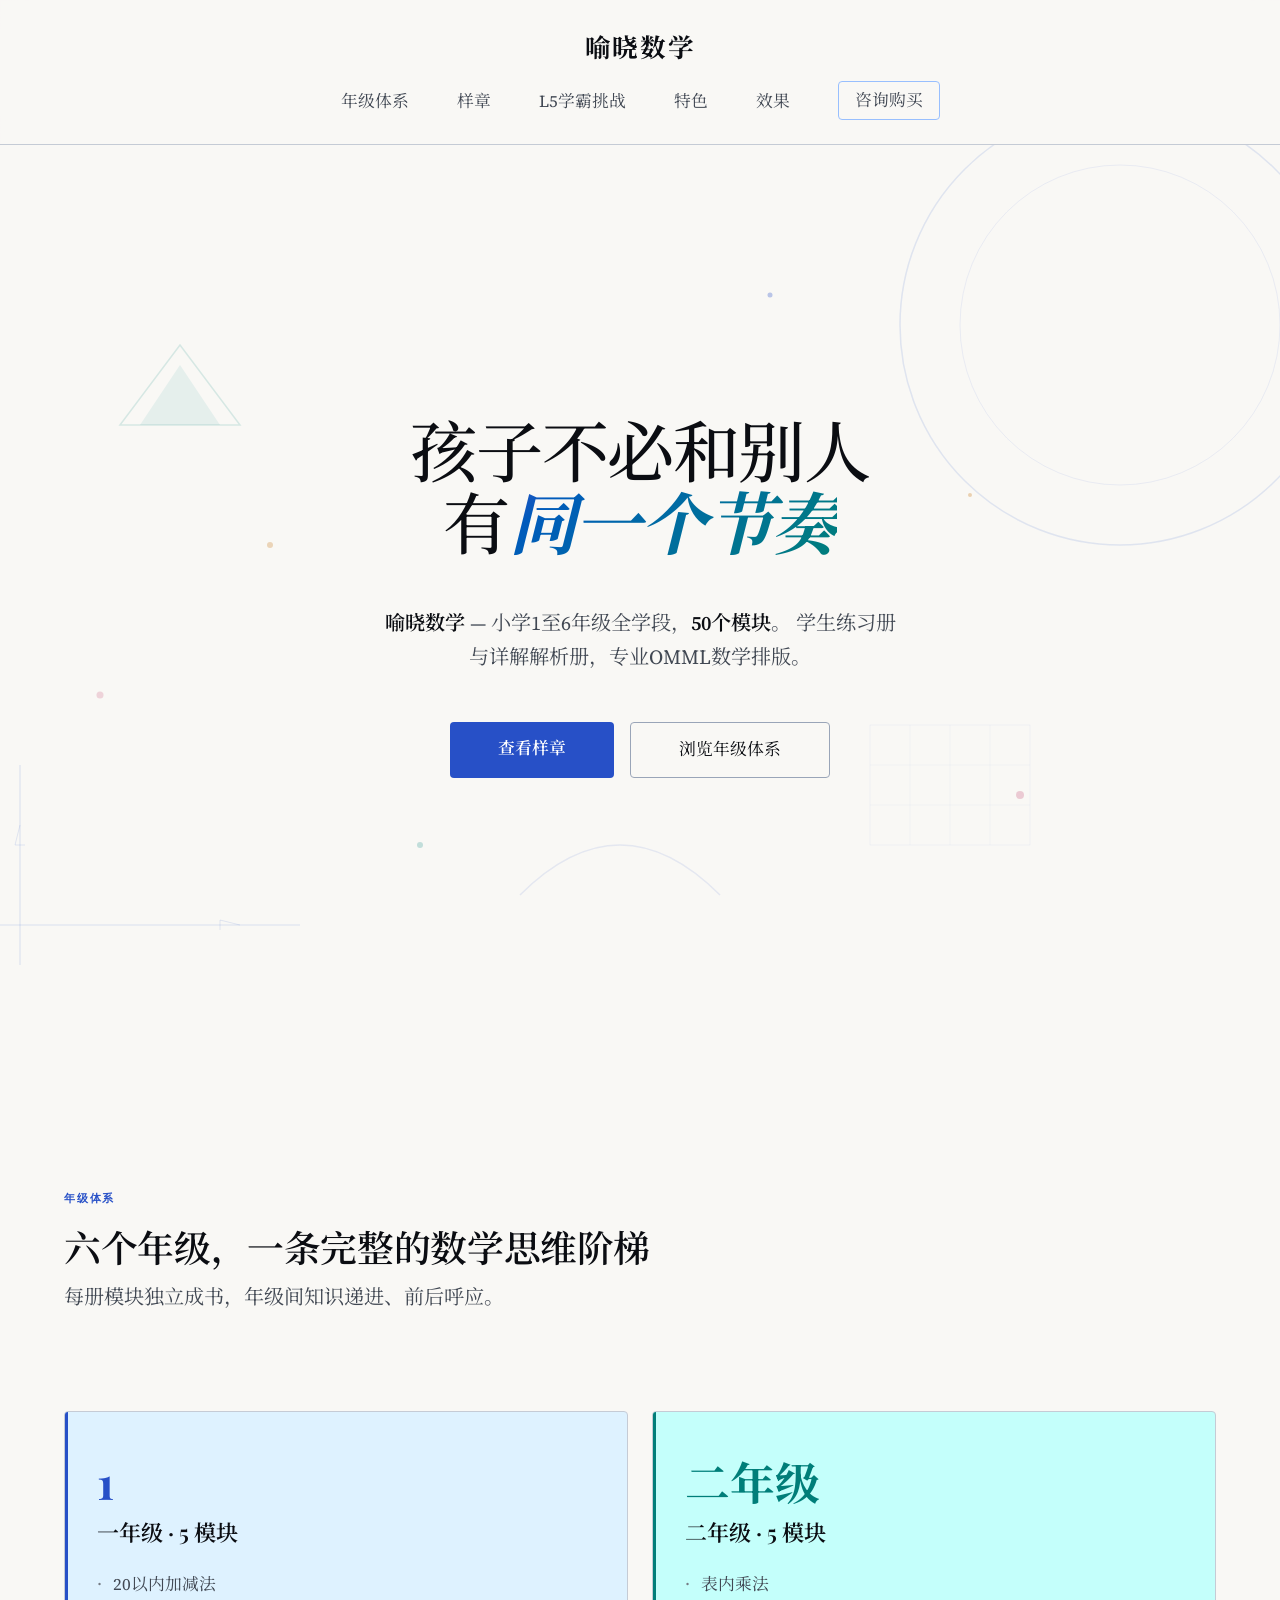
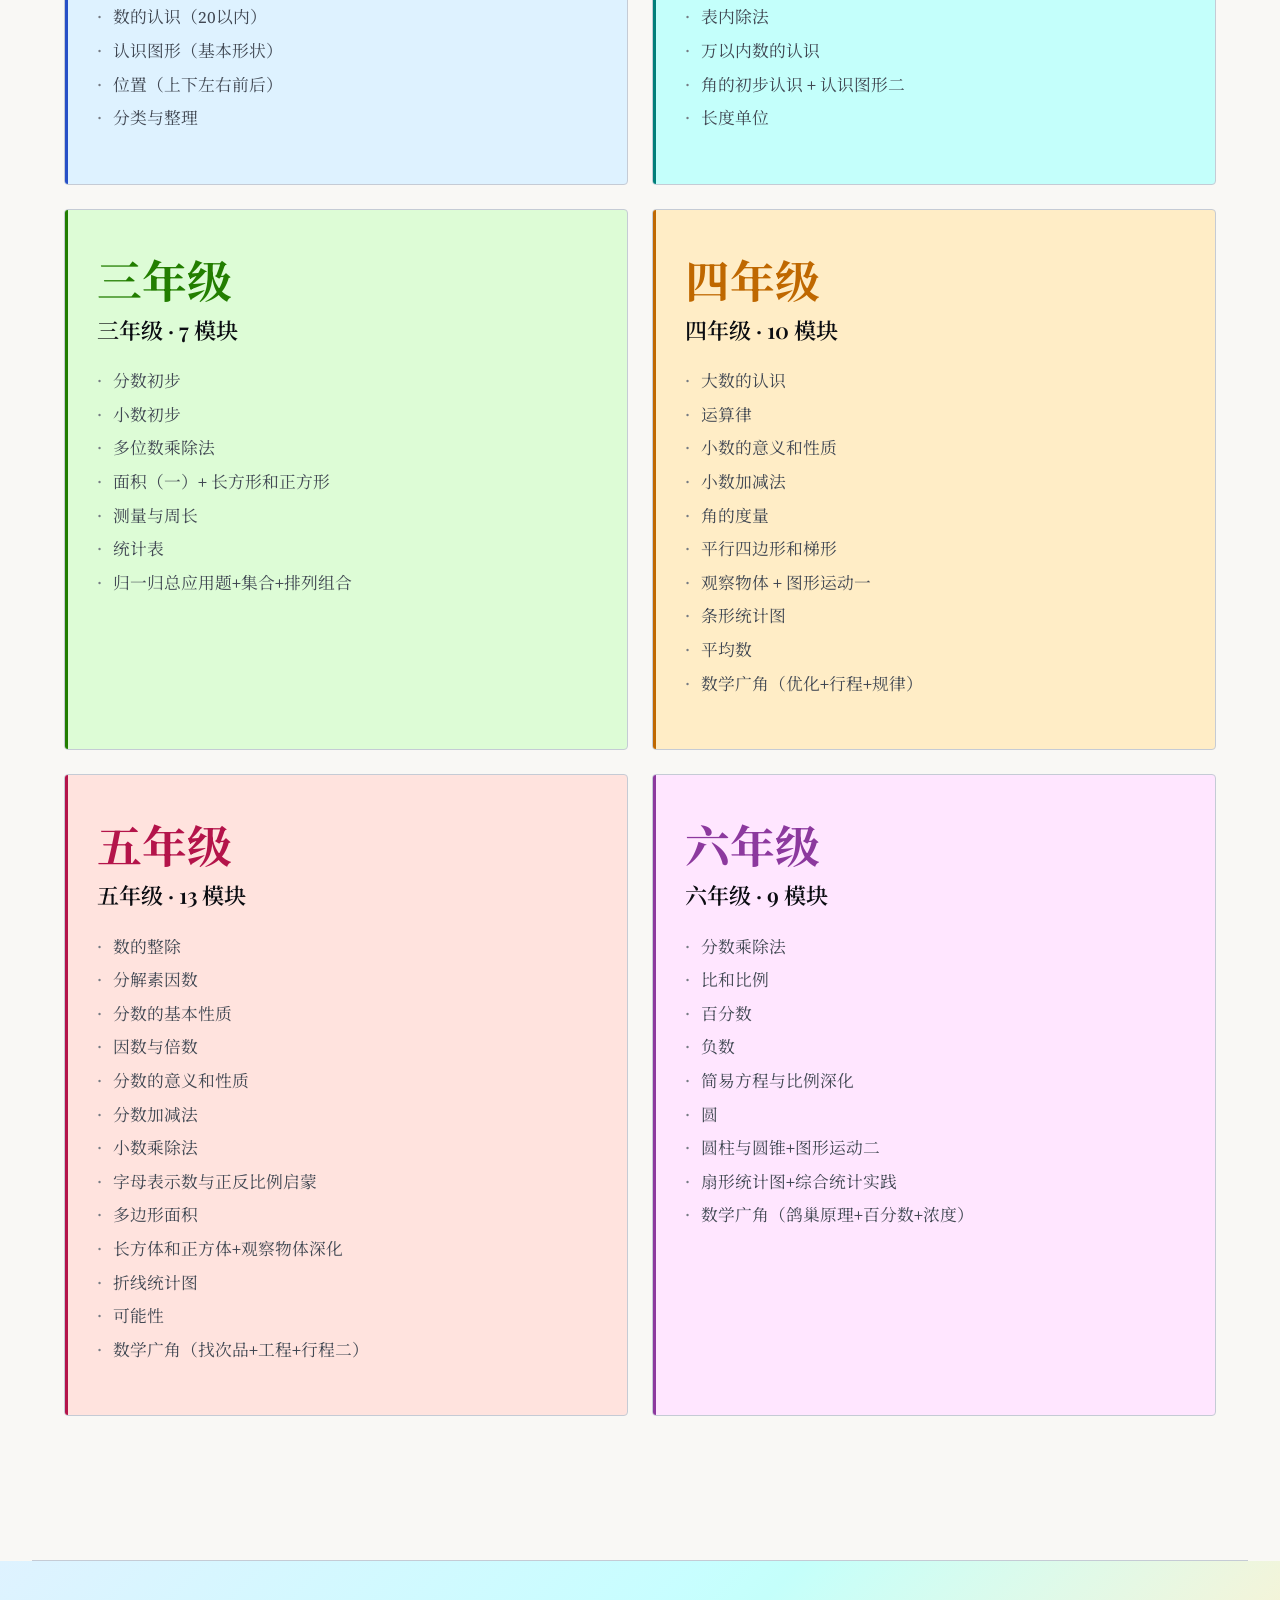
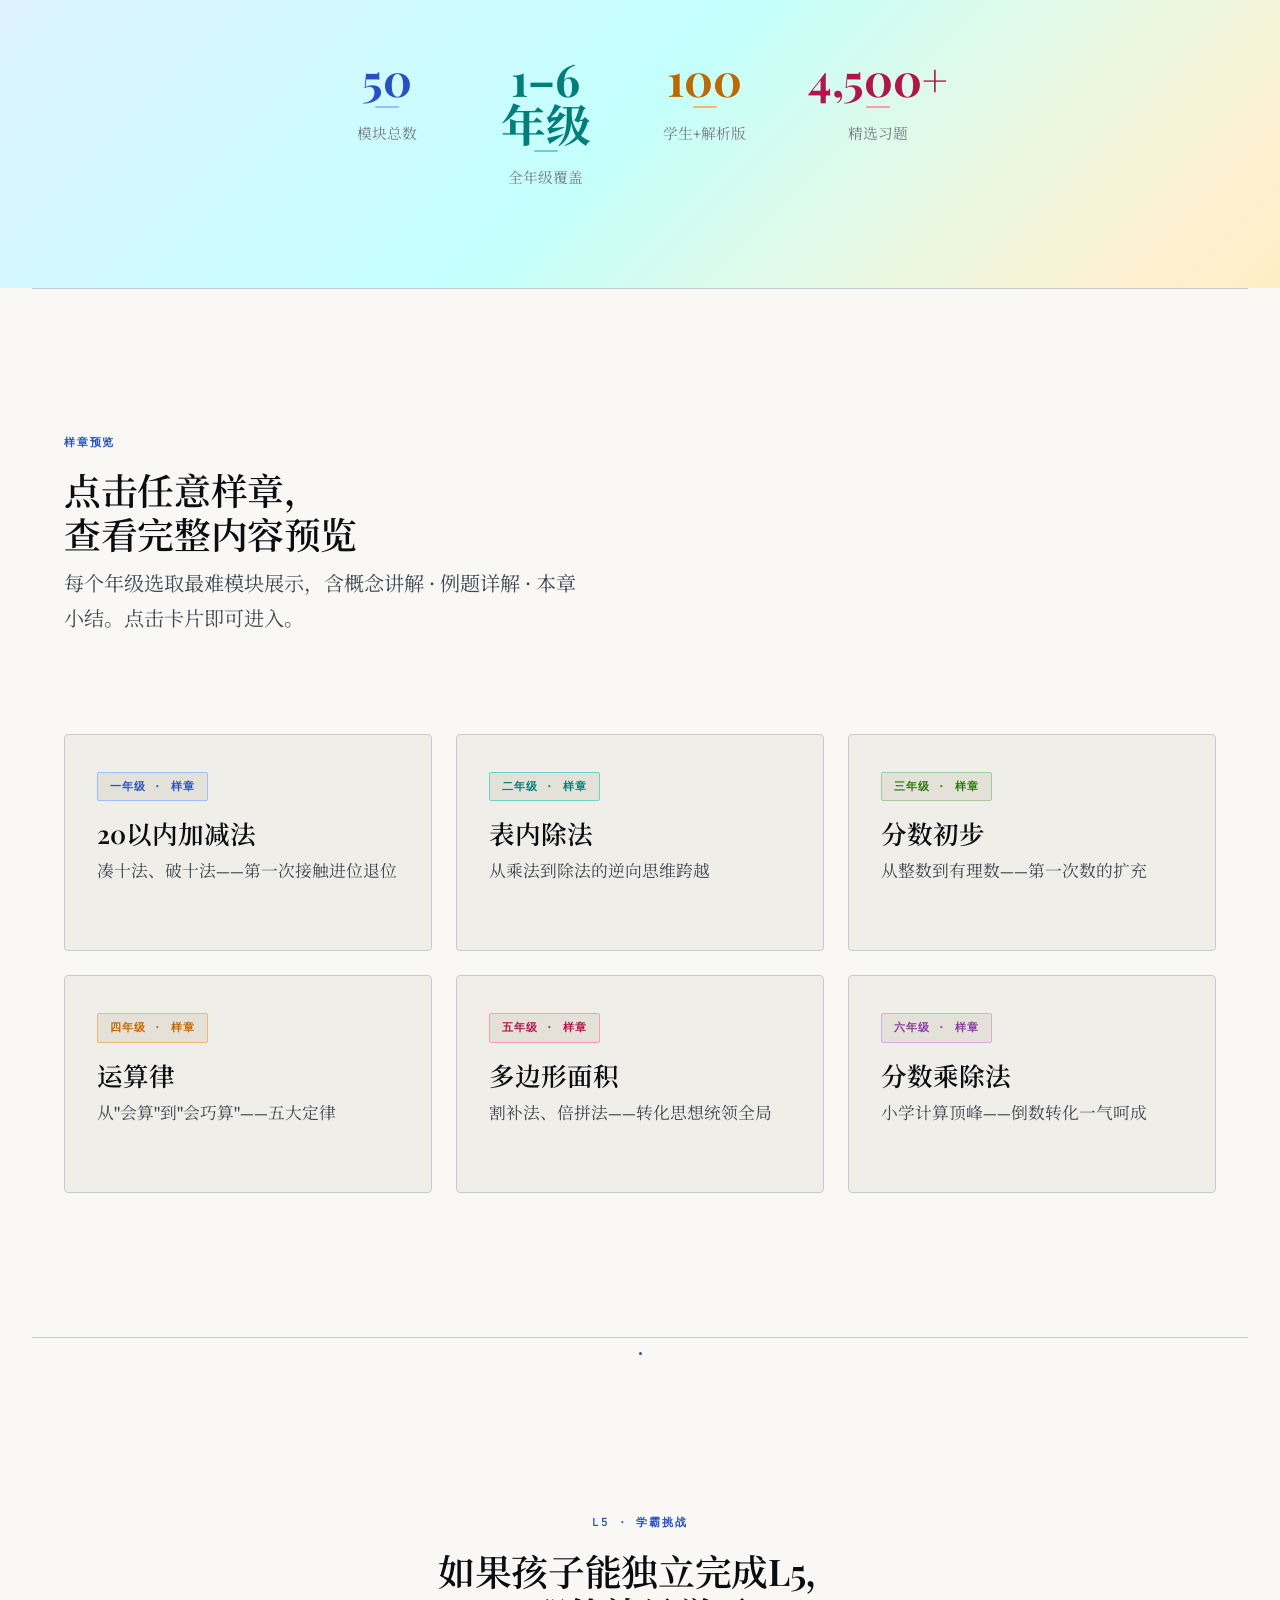
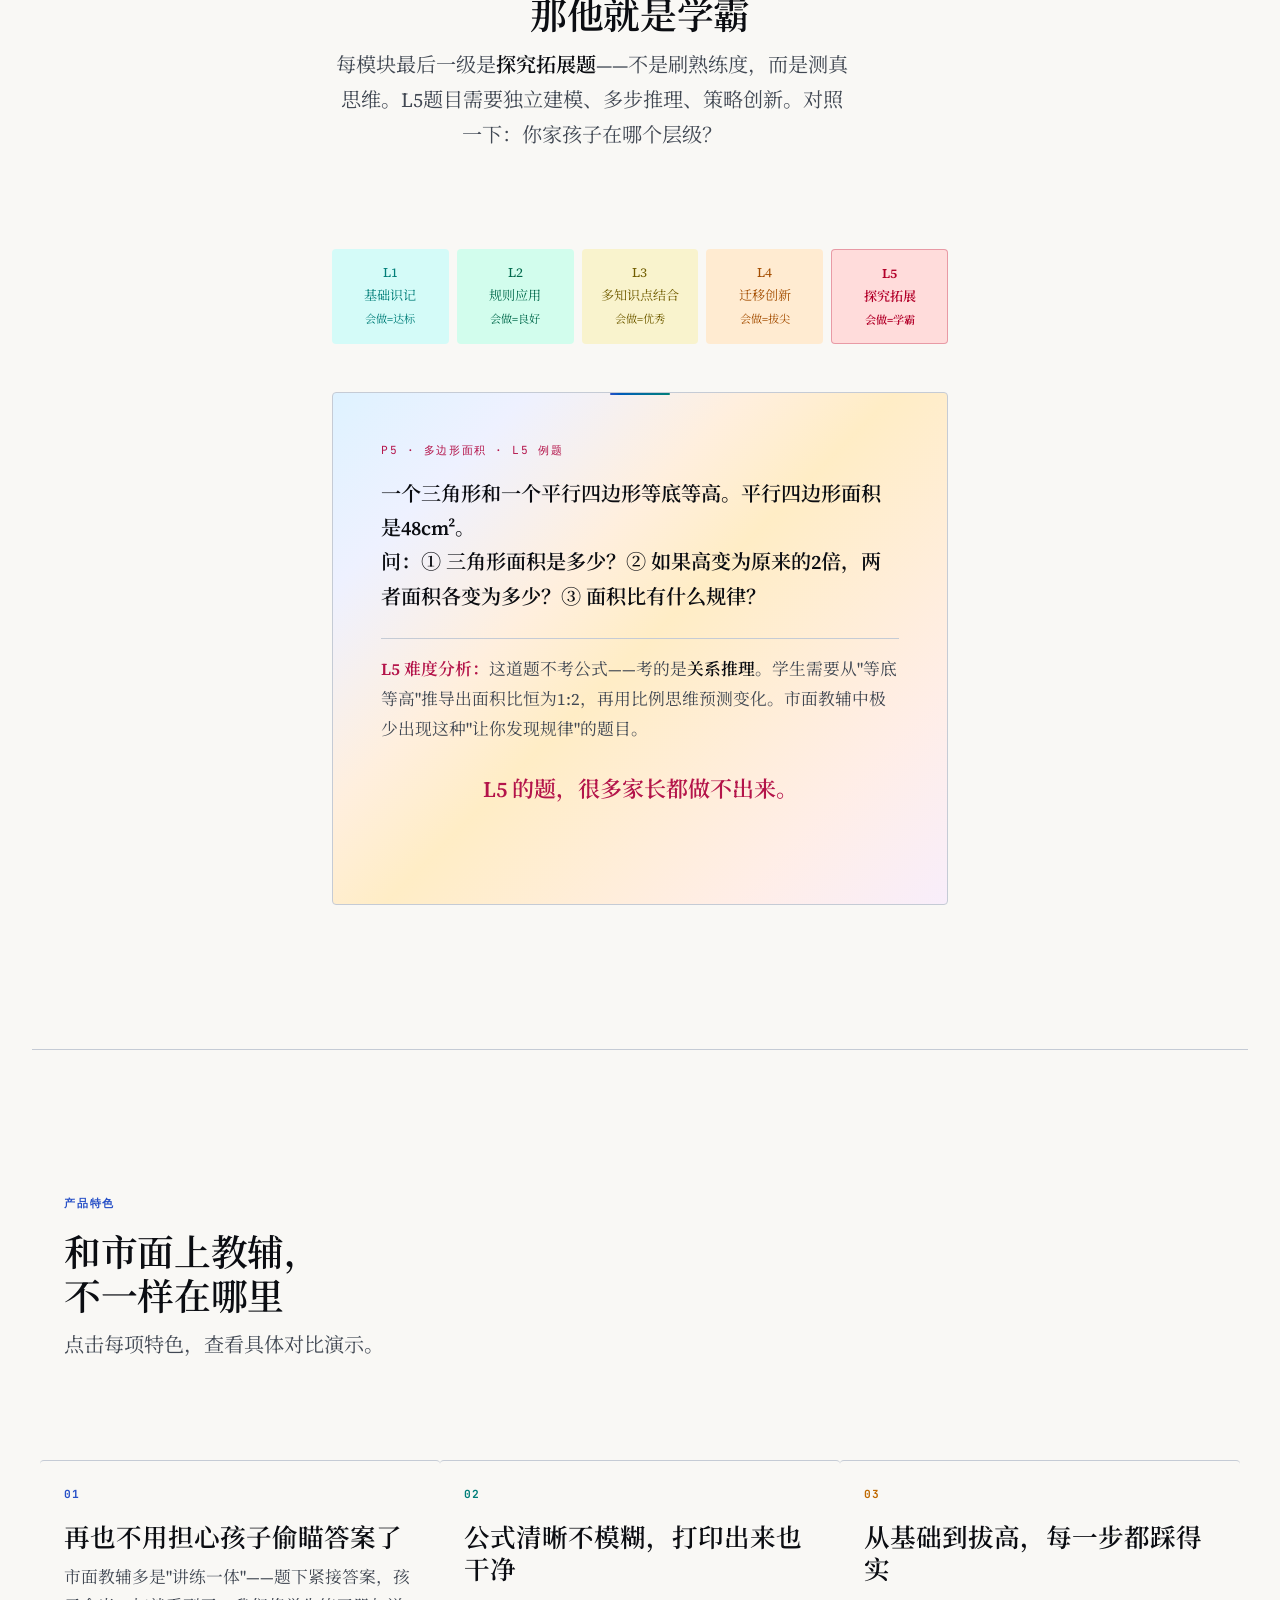
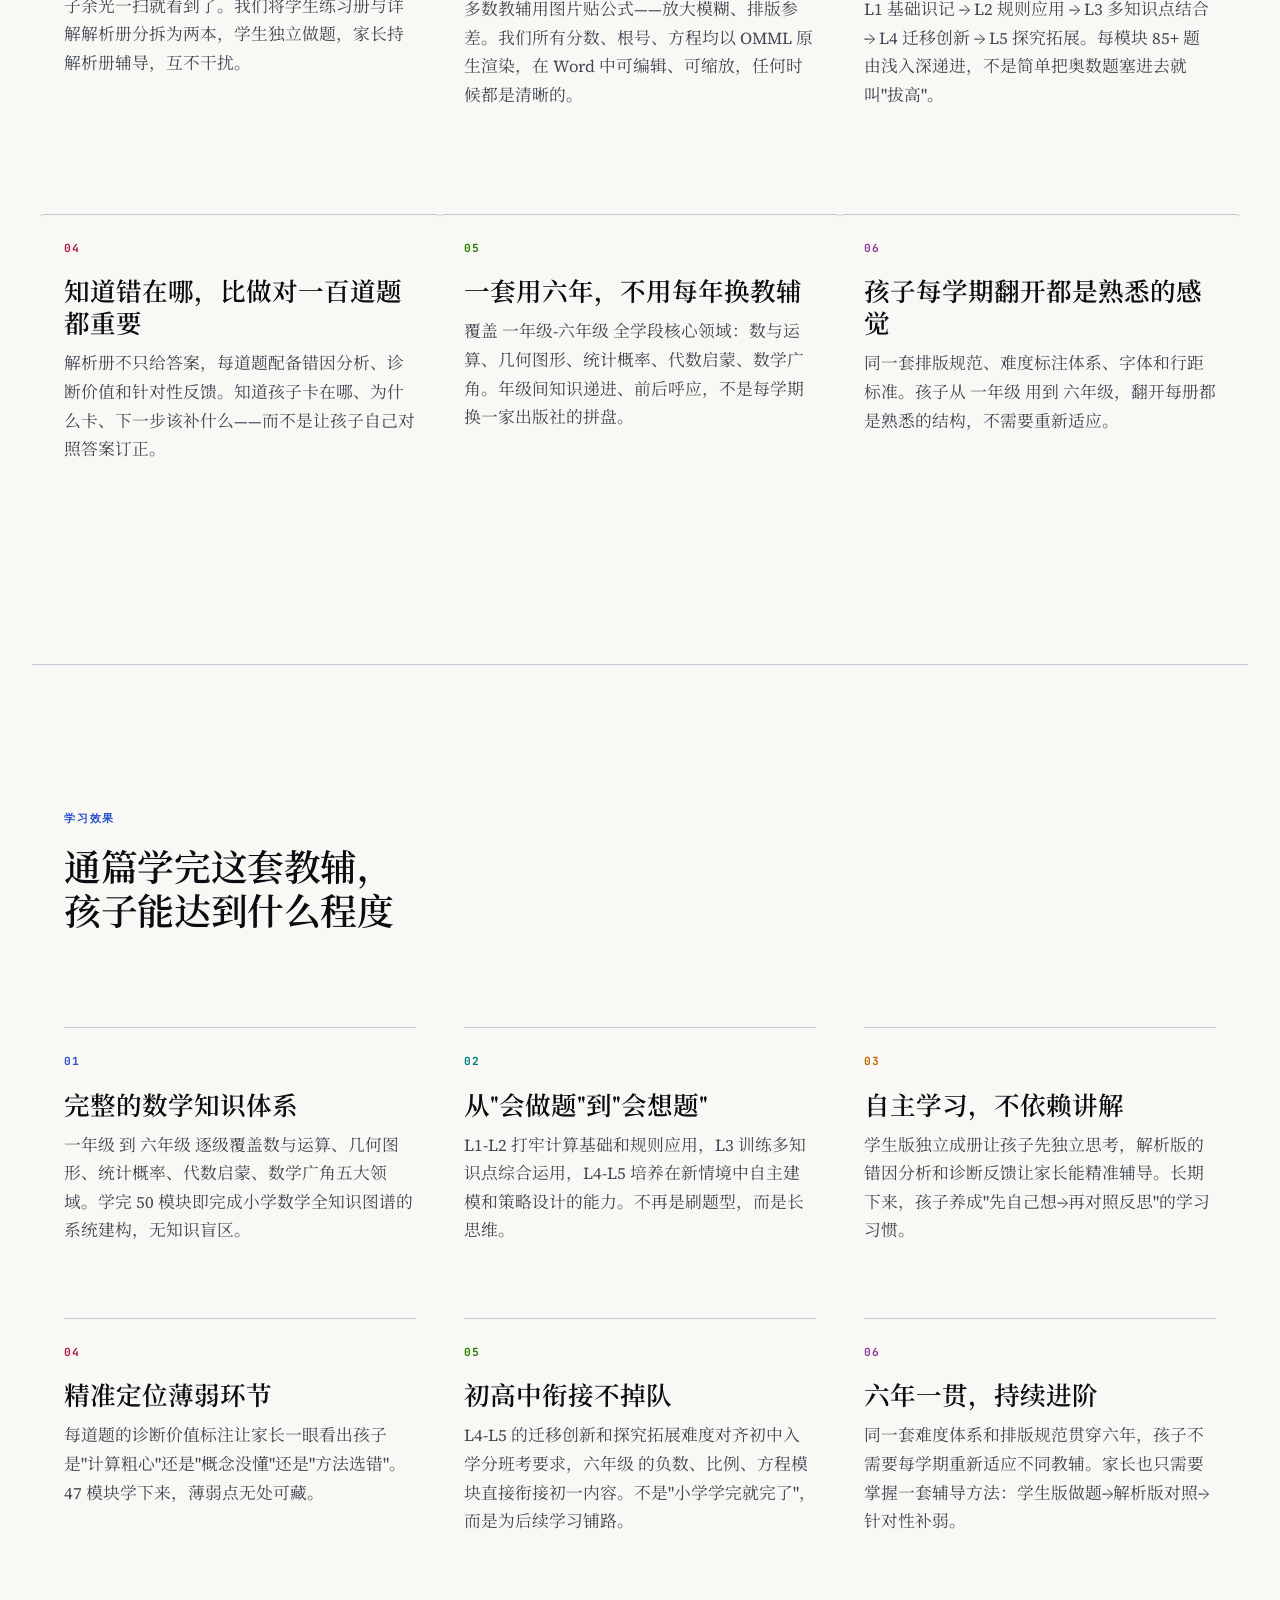
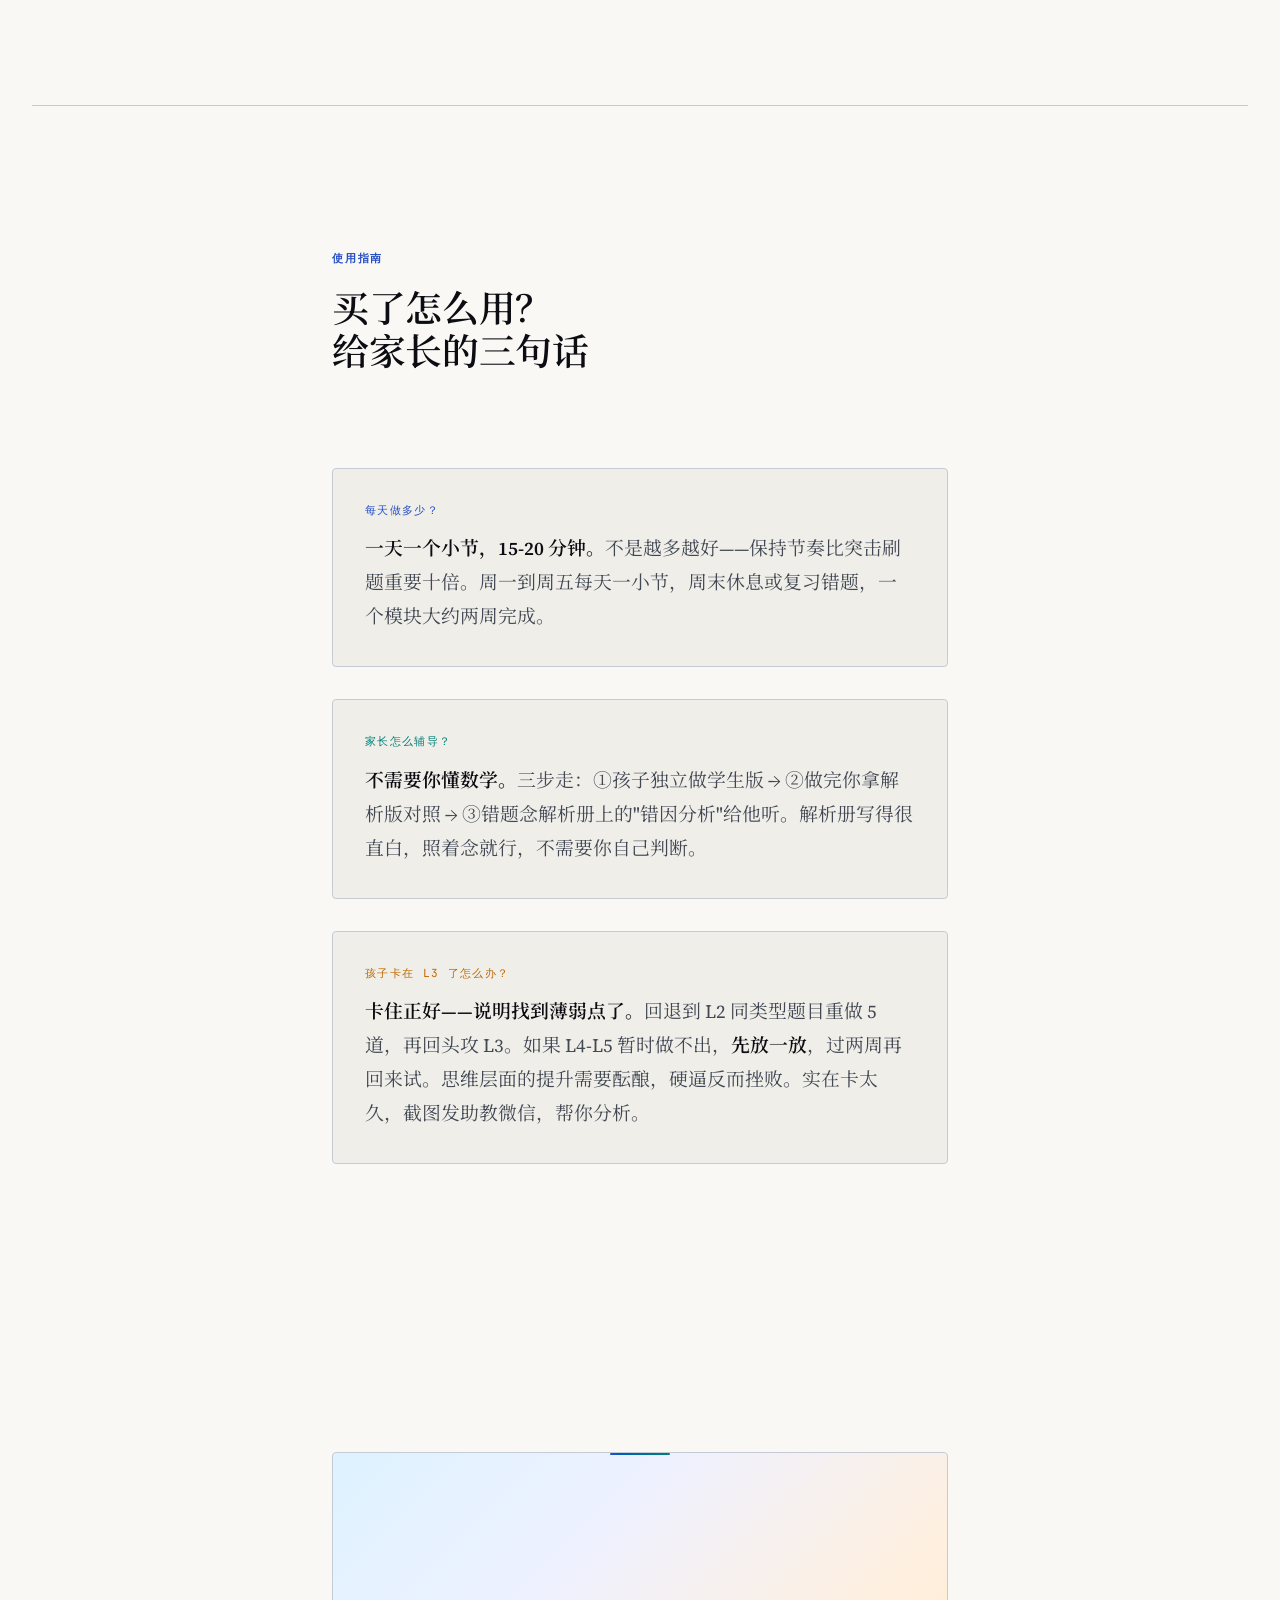
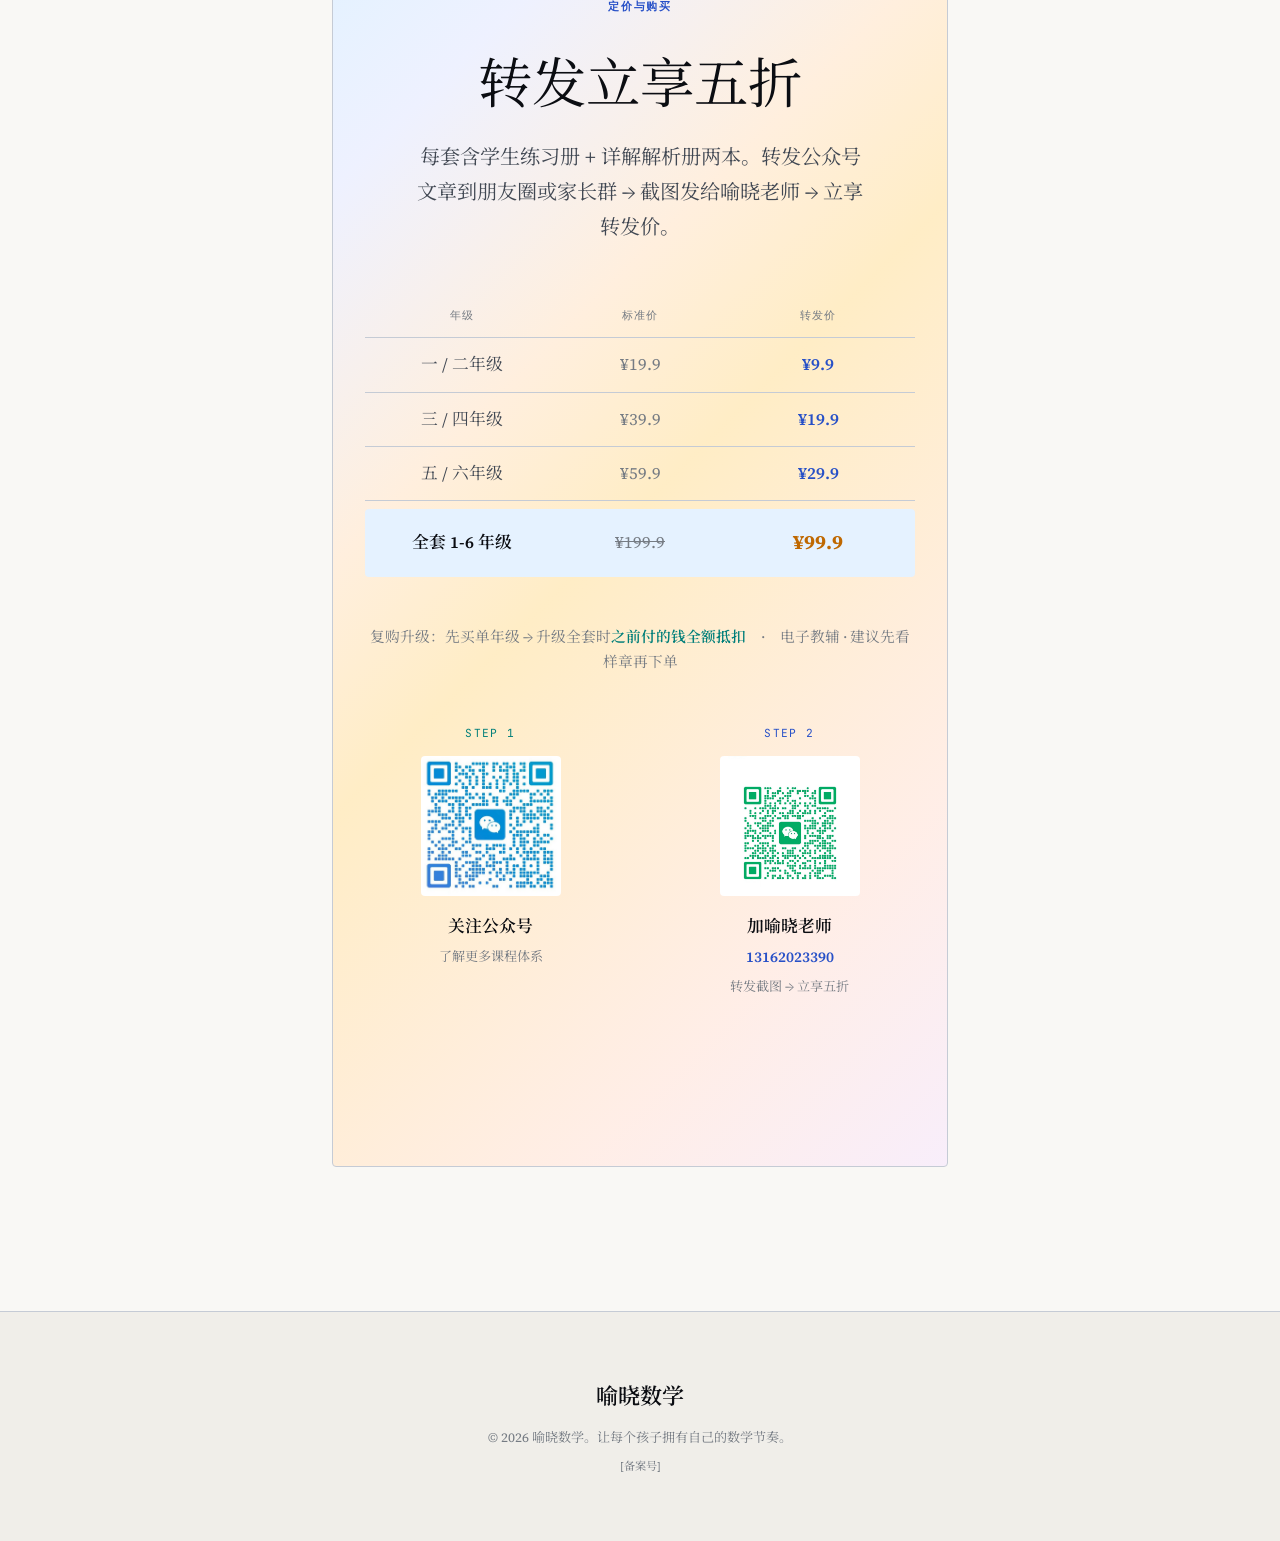
<file: index.html>
﻿<!DOCTYPE html>
<html lang="zh-CN" data-motion="on">
<head>
<meta charset="UTF-8">
<meta name="viewport" content="width=device-width, initial-scale=1.0">
<title>喻晓数学 · 小学数学教辅</title>
<meta name="description" content="喻晓数学——小学1至6年级全学段50模块数学教辅。学生练习册+详解解析册两册分离，OMML专业数学排版，L1-L5五层难度逐级递进。转发朋友圈立享五折，P1仅¥9.9。">
<meta property="og:title" content="喻晓数学 · 小学数学教辅">
<meta property="og:description" content="小学1至6年级全学段，50个模块。学生版+解析版两册分离，每道题都有错因分析和诊断反馈。转发立享五折。">
<meta property="og:image" content="https://yuxiao-math.cn/og-image.jpg">
<meta property="og:url" content="https://yuxiao-math.cn">
<meta property="og:type" content="website">
<meta property="og:site_name" content="喻晓数学">
<link rel="preconnect" href="https://fonts.googleapis.com">
<link rel="preconnect" href="https://fonts.gstatic.com" crossorigin>
<link href="https://fonts.googleapis.com/css2?family=Playfair+Display:ital,wght@0,500;0,700;1,500&family=Source+Serif+4:ital,opsz,wght@0,8..60,400;0,8..60,500;1,8..60,400&family=JetBrains+Mono:wght@400;500&family=Noto+Serif+SC:wght@400;500;700&display=swap" rel="stylesheet">
<link rel="stylesheet" href="tokens.css">
</head>
<body>

<!-- NAV — N6 Masthead -->
<nav class="nav">
  <div class="nav-inner">
    <a href="/" class="nav-brand">喻晓数学</a>
    <ul class="nav-links">
      <li><a href="#grades">年级体系</a></li>
      <li><a href="#samples">样章</a></li>
      <li><a href="#l5">L5学霸挑战</a></li>
      <li><a href="#features">特色</a></li>
      <li><a href="#outcomes">效果</a></li>
      <li><a href="#cta" class="nav-cta">咨询购买</a></li>
    </ul>
  </div>
</nav>

<!-- HERO -->
<header class="hero">
  <!-- Geometric illustration -->
  <div class="hero-geo">
    <svg viewBox="0 0 1440 900" preserveAspectRatio="xMidYMid slice" xmlns="http://www.w3.org/2000/svg">
      <!-- Large circle top-right -->
      <circle cx="1200" cy="180" r="220" fill="none" stroke="oklch(48% 0.19 265 / 0.12)" stroke-width="1.5"/>
      <circle cx="1200" cy="180" r="160" fill="none" stroke="oklch(48% 0.19 265 / 0.08)" stroke-width="1"/>
      <!-- Coordinate axes bottom-left -->
      <line x1="80" y1="780" x2="380" y2="780" stroke="oklch(48% 0.19 265 / 0.15)" stroke-width="1"/>
      <line x1="100" y1="820" x2="100" y2="620" stroke="oklch(48% 0.19 265 / 0.15)" stroke-width="1"/>
      <polyline points="100,680 95,700 105,700" fill="none" stroke="oklch(48% 0.19 265 / 0.12)" stroke-width="1"/>
      <polyline points="320,780 300,775 300,785" fill="none" stroke="oklch(48% 0.19 265 / 0.12)" stroke-width="1"/>
      <!-- Triangle group top-left -->
      <polygon points="200,280 260,200 320,280" fill="none" stroke="oklch(50% 0.17 190 / 0.14)" stroke-width="1.5"/>
      <polygon points="220,280 260,220 300,280" fill="oklch(50% 0.17 190 / 0.08)" stroke="none"/>
      <!-- Scattered dots -->
      <circle cx="350" cy="400" r="3" fill="oklch(60% 0.19 75 / 0.25)"/>
      <circle cx="1100" cy="650" r="4" fill="oklch(50% 0.19 10 / 0.20)"/>
      <circle cx="850" cy="150" r="2.5" fill="oklch(48% 0.19 265 / 0.30)"/>
      <circle cx="500" cy="700" r="3" fill="oklch(50% 0.17 190 / 0.22)"/>
      <circle cx="1050" cy="350" r="2" fill="oklch(60% 0.19 75 / 0.28)"/>
      <circle cx="180" cy="550" r="3.5" fill="oklch(50% 0.19 10 / 0.16)"/>
      <!-- Parabola-like curve -->
      <path d="M 600 750 Q 700 650 800 750" fill="none" stroke="oklch(48% 0.19 265 / 0.10)" stroke-width="1.5"/>
      <!-- Small grid -->
      <rect x="950" y="580" width="160" height="120" fill="none" stroke="oklch(48% 0.19 265 / 0.10)" stroke-width="0.5"/>
      <line x1="990" y1="580" x2="990" y2="700" stroke="oklch(48% 0.19 265 / 0.07)" stroke-width="0.5"/>
      <line x1="1030" y1="580" x2="1030" y2="700" stroke="oklch(48% 0.19 265 / 0.07)" stroke-width="0.5"/>
      <line x1="1070" y1="580" x2="1070" y2="700" stroke="oklch(48% 0.19 265 / 0.07)" stroke-width="0.5"/>
      <line x1="950" y1="620" x2="1110" y2="620" stroke="oklch(48% 0.19 265 / 0.07)" stroke-width="0.5"/>
      <line x1="950" y1="660" x2="1110" y2="660" stroke="oklch(48% 0.19 265 / 0.07)" stroke-width="0.5"/>
    </svg>
  </div>

  <div class="hero-inner">
    <h1 class="display animate-in">
      孩子不必和别人<br>有<em>同一个节奏</em>
    </h1>
    <p class="hero-sub animate-in delay-1">
      <strong>喻晓数学</strong> — 小学1至6年级全学段，<strong>50个模块</strong>。
      学生练习册与详解解析册，专业OMML数学排版。
    </p>
    <div class="hero-actions animate-in delay-2">
      <a href="#samples" class="btn-primary">查看样章</a>
      <a href="#grades" class="btn-ghost">浏览年级体系</a>
    </div>
  </div>
</header>

<!-- GRADE OVERVIEW -->
<section id="grades" class="section-tight">
  <div class="wide">
    <div class="section-head">
      <div class="section-label">年级体系</div>
      <h2>六个年级，一条完整的数学思维阶梯</h2>
      <p>每册模块独立成书，年级间知识递进、前后呼应。</p>
    </div>
    <div class="grades-grid">
      <div class="grade-card">
        <div class="grade-num">1</div>
        <div class="grade-name">一年级 · 5 模块</div>
        <ul class="grade-list">
          <li>20以内加减法</li>
          <li>数的认识（20以内）</li>
          <li>认识图形（基本形状）</li>
          <li>位置（上下左右前后）</li>
          <li>分类与整理</li>
        </ul>
      </div>
      <div class="grade-card">
        <div class="grade-num">二年级</div>
        <div class="grade-name">二年级 · 5 模块</div>
        <ul class="grade-list">
          <li>表内乘法</li>
          <li>表内除法</li>
          <li>万以内数的认识</li>
          <li>角的初步认识 + 认识图形二</li>
          <li>长度单位</li>
        </ul>
      </div>
      <div class="grade-card">
        <div class="grade-num">三年级</div>
        <div class="grade-name">三年级 · 7 模块</div>
        <ul class="grade-list">
          <li>分数初步</li>
          <li>小数初步</li>
          <li>多位数乘除法</li>
          <li>面积（一）+ 长方形和正方形</li>
          <li>测量与周长</li>
          <li>统计表</li>
          <li>归一归总应用题+集合+排列组合</li>
        </ul>
      </div>
      <div class="grade-card">
        <div class="grade-num">四年级</div>
        <div class="grade-name">四年级 · 10 模块</div>
        <ul class="grade-list">
          <li>大数的认识</li>
          <li>运算律</li>
          <li>小数的意义和性质</li>
          <li>小数加减法</li>
          <li>角的度量</li>
          <li>平行四边形和梯形</li>
          <li>观察物体 + 图形运动一</li>
          <li>条形统计图</li>
          <li>平均数</li>
          <li>数学广角（优化+行程+规律）</li>
        </ul>
      </div>
      <div class="grade-card">
        <div class="grade-num">五年级</div>
        <div class="grade-name">五年级 · 13 模块</div>
        <ul class="grade-list">
          <li>数的整除</li>
          <li>分解素因数</li>
          <li>分数的基本性质</li>
          <li>因数与倍数</li>
          <li>分数的意义和性质</li>
          <li>分数加减法</li>
          <li>小数乘除法</li>
          <li>字母表示数与正反比例启蒙</li>
          <li>多边形面积</li>
          <li>长方体和正方体+观察物体深化</li>
          <li>折线统计图</li>
          <li>可能性</li>
          <li>数学广角（找次品+工程+行程二）</li>
        </ul>
      </div>
      <div class="grade-card">
        <div class="grade-num">六年级</div>
        <div class="grade-name">六年级 · 9 模块</div>
        <ul class="grade-list">
          <li>分数乘除法</li>
          <li>比和比例</li>
          <li>百分数</li>
          <li>负数</li>
          <li>简易方程与比例深化</li>
          <li>圆</li>
          <li>圆柱与圆锥+图形运动二</li>
          <li>扇形统计图+综合统计实践</li>
          <li>数学广角（鸽巢原理+百分数+浓度）</li>
        </ul>
      </div>
    </div>
  </div>
</section>

<div class="section-rule"><div class="section-rule-inner"></div></div>

<!-- STATS -->
<div class="stats-strip">
<section class="section-tight" style="padding-top:0;padding-bottom:0">
  <div class="narrow">
    <div class="stats-row">
      <div>
        <div class="stat-num">50</div>
        <div class="stat-label">模块总数</div>
      </div>
      <div>
        <div class="stat-num">1–6年级</div>
        <div class="stat-label">全年级覆盖</div>
      </div>
      <div>
        <div class="stat-num">100</div>
        <div class="stat-label">学生+解析版</div>
      </div>
      <div>
        <div class="stat-num">4,500+</div>
        <div class="stat-label">精选习题</div>
      </div>
    </div>
  </div>
</section>
</div>

<div class="section-rule"><div class="section-rule-inner"></div></div>

<!-- SAMPLES -->
<section id="samples" class="section-tight">
  <div class="wide">
    <div class="section-head">
      <div class="section-label">样章预览</div>
      <h2>点击任意样章，<br>查看完整内容预览</h2>
      <p>每个年级选取最难模块展示，含概念讲解 · 例题详解 · 本章小结。点击卡片即可进入。</p>
    </div>
    <div class="samples-grid">
      <a href="sample-p1.html" class="sample-card">
        <div class="sample-badge">一年级 · 样章</div>
        <h3>20以内加减法</h3>
        <p>凑十法、破十法——第一次接触进位退位</p>
        <span class="card-arrow">点击查看 →</span>
      </a>
      <a href="sample-p2.html" class="sample-card">
        <div class="sample-badge">二年级 · 样章</div>
        <h3>表内除法</h3>
        <p>从乘法到除法的逆向思维跨越</p>
        <span class="card-arrow">点击查看 →</span>
      </a>
      <a href="sample-p3.html" class="sample-card">
        <div class="sample-badge">三年级 · 样章</div>
        <h3>分数初步</h3>
        <p>从整数到有理数——第一次数的扩充</p>
        <span class="card-arrow">点击查看 →</span>
      </a>
      <a href="sample-p4.html" class="sample-card">
        <div class="sample-badge">四年级 · 样章</div>
        <h3>运算律</h3>
        <p>从"会算"到"会巧算"——五大定律</p>
        <span class="card-arrow">点击查看 →</span>
      </a>
      <a href="sample-p5.html" class="sample-card">
        <div class="sample-badge">五年级 · 样章</div>
        <h3>多边形面积</h3>
        <p>割补法、倍拼法——转化思想统领全局</p>
        <span class="card-arrow">点击查看 →</span>
      </a>
      <a href="sample-p6.html" class="sample-card">
        <div class="sample-badge">六年级 · 样章</div>
        <h3>分数乘除法</h3>
        <p>小学计算顶峰——倒数转化一气呵成</p>
        <span class="card-arrow">点击查看 →</span>
      </a>
    </div>
  </div>
</section>

<div class="section-rule"><div class="section-rule-inner"></div></div>

<div class="ornament"><div class="ornament-dot"></div></div>

<!-- L5 SHOWCASE -->
<section id="l5" class="section-tight">
  <div class="narrow">
    <div class="section-head" style="text-align:center">
      <div class="section-label">L5 · 学霸挑战</div>
      <h2>如果孩子能独立完成L5，<br>那他就是学霸</h2>
      <p>每模块最后一级是<strong>探究拓展题</strong>——不是刷熟练度，而是测真思维。L5题目需要独立建模、多步推理、策略创新。对照一下：你家孩子在哪个层级？</p>
    </div>

    <!-- Difficulty spectrum -->
    <div style="display:grid;grid-template-columns:repeat(5,1fr);gap:var(--space-xs);margin-bottom:var(--space-2xl);text-align:center">
      <div style="padding:var(--space-sm);background:oklch(96% 0.04 190);border-radius:var(--radius-sm);font-size:var(--text-2xs);color:var(--color-teal)">L1<br>基础识记<br><span style="font-size:var(--text-3xs)">会做=达标</span></div>
      <div style="padding:var(--space-sm);background:oklch(96% 0.05 170);border-radius:var(--radius-sm);font-size:var(--text-2xs);color:oklch(45% 0.12 170)">L2<br>规则应用<br><span style="font-size:var(--text-3xs)">会做=良好</span></div>
      <div style="padding:var(--space-sm);background:oklch(96% 0.05 100);border-radius:var(--radius-sm);font-size:var(--text-2xs);color:oklch(48% 0.14 100)">L3<br>多知识点结合<br><span style="font-size:var(--text-3xs)">会做=优秀</span></div>
      <div style="padding:var(--space-sm);background:oklch(96% 0.05 60);border-radius:var(--radius-sm);font-size:var(--text-2xs);color:oklch(52% 0.15 60)">L4<br>迁移创新<br><span style="font-size:var(--text-3xs)">会做=拔尖</span></div>
      <div style="padding:var(--space-sm);background:oklch(94% 0.06 20);border-radius:var(--radius-sm);font-size:var(--text-2xs);color:oklch(48% 0.20 20);border:1px solid oklch(48% 0.20 20 / 0.3);font-weight:600">L5<br>探究拓展<br><span style="font-size:var(--text-3xs)">会做=学霸</span></div>
    </div>

    <!-- L5 example problem -->
    <div class="cta-section" style="padding:var(--space-2xl);text-align:left">
      <div style="font-family:var(--font-mono);font-size:var(--text-3xs);text-transform:uppercase;letter-spacing:0.14em;color:var(--color-rose);margin-bottom:var(--space-md)">P5 · 多边形面积 · L5 例题</div>
      <p style="font-size:var(--text-md);color:var(--color-ink);font-weight:600;line-height:1.7;margin-bottom:var(--space-lg);max-width:none">
        一个三角形和一个平行四边形等底等高。平行四边形面积是48cm²。<br>
        问：① 三角形面积是多少？② 如果高变为原来的2倍，两者面积各变为多少？③ 面积比有什么规律？
      </p>
      <div style="border-top:0.5px solid var(--color-divider);padding-top:var(--space-md);font-size:var(--text-sm);color:var(--color-ink-2);line-height:1.8">
        <strong style="color:var(--color-rose)">L5 难度分析：</strong>这道题不考公式——考的是<strong>关系推理</strong>。学生需要从"等底等高"推导出面积比恒为1:2，再用比例思维预测变化。市面教辅中极少出现这种"让你发现规律"的题目。
      </div>
      <p style="text-align:center;font-size:var(--text-lg);color:var(--color-rose);font-weight:600;margin-top:var(--space-lg)">L5 的题，很多家长都做不出来。</p>
    </div>
  </div>
</section>

<div class="section-rule"><div class="section-rule-inner"></div></div>

<!-- FEATURES -->
<section id="features" class="section-tight">
  <div class="wide">
    <div class="section-head">
      <div class="section-label">产品特色</div>
      <h2>和市面上教辅，<br>不一样在哪里</h2>
      <p>点击每项特色，查看具体对比演示。</p>
    </div>
    <div class="features-grid">
      <a href="feature-1-dual.html" class="feature-item feature-link">
        <div class="feature-num">01</div>
        <h3>再也不用担心孩子偷瞄答案了</h3>
        <p>市面教辅多是"讲练一体"——题下紧接答案，孩子余光一扫就看到了。我们将学生练习册与详解解析册分拆为两本，学生独立做题，家长持解析册辅导，互不干扰。</p>
        <span class="card-arrow">点击查看详情 →</span>
      </a>
      <a href="feature-2-omml.html" class="feature-item feature-link">
        <div class="feature-num">02</div>
        <h3>公式清晰不模糊，打印出来也干净</h3>
        <p>多数教辅用图片贴公式——放大模糊、排版参差。我们所有分数、根号、方程均以 OMML 原生渲染，在 Word 中可编辑、可缩放，任何时候都是清晰的。</p>
        <span class="card-arrow">点击查看详情 →</span>
      </a>
      <a href="feature-3-levels.html" class="feature-item feature-link">
        <div class="feature-num">03</div>
        <h3>从基础到拔高，每一步都踩得实</h3>
        <p>L1 基础识记 → L2 规则应用 → L3 多知识点结合 → L4 迁移创新 → L5 探究拓展。每模块 85+ 题由浅入深递进，不是简单把奥数题塞进去就叫"拔高"。</p>
        <span class="card-arrow">点击查看详情 →</span>
      </a>
      <a href="feature-4-diagnosis.html" class="feature-item feature-link">
        <div class="feature-num">04</div>
        <h3>知道错在哪，比做对一百道题都重要</h3>
        <p>解析册不只给答案，每道题配备错因分析、诊断价值和针对性反馈。知道孩子卡在哪、为什么卡、下一步该补什么——而不是让孩子自己对照答案订正。</p>
        <span class="card-arrow">点击查看详情 →</span>
      </a>
      <a href="feature-5-system.html" class="feature-item feature-link">
        <div class="feature-num">05</div>
        <h3>一套用六年，不用每年换教辅</h3>
        <p>覆盖 一年级-六年级 全学段核心领域：数与运算、几何图形、统计概率、代数启蒙、数学广角。年级间知识递进、前后呼应，不是每学期换一家出版社的拼盘。</p>
        <span class="card-arrow">点击查看详情 →</span>
      </a>
      <a href="feature-6-consistency.html" class="feature-item feature-link">
        <div class="feature-num">06</div>
        <h3>孩子每学期翻开都是熟悉的感觉</h3>
        <p>同一套排版规范、难度标注体系、字体和行距标准。孩子从 一年级 用到 六年级，翻开每册都是熟悉的结构，不需要重新适应。</p>
        <span class="card-arrow">点击查看详情 →</span>
      </a>
    </div>
  </div>
</section>

<div class="section-rule"><div class="section-rule-inner"></div></div>

<!-- OUTCOMES -->
<section id="outcomes" class="section-tight">
  <div class="wide">
    <div class="section-head">
      <div class="section-label">学习效果</div>
      <h2>通篇学完这套教辅，<br>孩子能达到什么程度</h2>
    </div>
    <div class="features-grid">
      <div class="feature-item">
        <div class="feature-num">01</div>
        <h3>完整的数学知识体系</h3>
        <p>一年级 到 六年级 逐级覆盖数与运算、几何图形、统计概率、代数启蒙、数学广角五大领域。学完 50 模块即完成小学数学全知识图谱的系统建构，无知识盲区。</p>
      </div>
      <div class="feature-item">
        <div class="feature-num">02</div>
        <h3>从"会做题"到"会想题"</h3>
        <p>L1-L2 打牢计算基础和规则应用，L3 训练多知识点综合运用，L4-L5 培养在新情境中自主建模和策略设计的能力。不再是刷题型，而是长思维。</p>
      </div>
      <div class="feature-item">
        <div class="feature-num">03</div>
        <h3>自主学习，不依赖讲解</h3>
        <p>学生版独立成册让孩子先独立思考，解析版的错因分析和诊断反馈让家长能精准辅导。长期下来，孩子养成"先自己想→再对照反思"的学习习惯。</p>
      </div>
      <div class="feature-item">
        <div class="feature-num">04</div>
        <h3>精准定位薄弱环节</h3>
        <p>每道题的诊断价值标注让家长一眼看出孩子是"计算粗心"还是"概念没懂"还是"方法选错"。47 模块学下来，薄弱点无处可藏。</p>
      </div>
      <div class="feature-item">
        <div class="feature-num">05</div>
        <h3>初高中衔接不掉队</h3>
        <p>L4-L5 的迁移创新和探究拓展难度对齐初中入学分班考要求，六年级 的负数、比例、方程模块直接衔接初一内容。不是"小学学完就完了"，而是为后续学习铺路。</p>
      </div>
      <div class="feature-item">
        <div class="feature-num">06</div>
        <h3>六年一贯，持续进阶</h3>
        <p>同一套难度体系和排版规范贯穿六年，孩子不需要每学期重新适应不同教辅。家长也只需要掌握一套辅导方法：学生版做题→解析版对照→针对性补弱。</p>
      </div>
    </div>
  </div>
</section>

<div class="section-rule"><div class="section-rule-inner"></div></div>

<!-- USAGE GUIDE -->
<section id="guide" class="section-tight">
  <div class="narrow">
    <div class="section-head">
      <div class="section-label">使用指南</div>
      <h2>买了怎么用？<br>给家长的三句话</h2>
    </div>
    <div style="display:flex;flex-direction:column;gap:var(--space-xl)">
      <div style="padding:var(--space-xl);background:var(--color-paper-2);border:0.5px solid var(--color-divider);border-radius:var(--radius-sm)">
        <div style="font-family:var(--font-mono);font-size:var(--text-3xs);text-transform:uppercase;letter-spacing:0.12em;color:var(--color-blue);margin-bottom:var(--space-sm)">每天做多少？</div>
        <p style="font-size:var(--text-base);color:var(--color-ink-2);line-height:1.8"><strong style="color:var(--color-ink)">一天一个小节，15-20 分钟。</strong>不是越多越好——保持节奏比突击刷题重要十倍。周一到周五每天一小节，周末休息或复习错题，一个模块大约两周完成。</p>
      </div>
      <div style="padding:var(--space-xl);background:var(--color-paper-2);border:0.5px solid var(--color-divider);border-radius:var(--radius-sm)">
        <div style="font-family:var(--font-mono);font-size:var(--text-3xs);text-transform:uppercase;letter-spacing:0.12em;color:var(--color-teal);margin-bottom:var(--space-sm)">家长怎么辅导？</div>
        <p style="font-size:var(--text-base);color:var(--color-ink-2);line-height:1.8"><strong style="color:var(--color-ink)">不需要你懂数学。</strong>三步走：①孩子独立做学生版 → ②做完你拿解析版对照 → ③错题念解析册上的"错因分析"给他听。解析册写得很直白，照着念就行，不需要你自己判断。</p>
      </div>
      <div style="padding:var(--space-xl);background:var(--color-paper-2);border:0.5px solid var(--color-divider);border-radius:var(--radius-sm)">
        <div style="font-family:var(--font-mono);font-size:var(--text-3xs);text-transform:uppercase;letter-spacing:0.12em;color:var(--color-amber);margin-bottom:var(--space-sm)">孩子卡在 L3 了怎么办？</div>
        <p style="font-size:var(--text-base);color:var(--color-ink-2);line-height:1.8"><strong style="color:var(--color-ink)">卡住正好——说明找到薄弱点了。</strong>回退到 L2 同类型题目重做 5 道，再回头攻 L3。如果 L4-L5 暂时做不出，<strong style="color:var(--color-ink)">先放一放</strong>，过两周再回来试。思维层面的提升需要酝酿，硬逼反而挫败。实在卡太久，截图发助教微信，帮你分析。</p>
      </div>
    </div>
  </div>
</section>

<!-- CTA / 定价与购买 -->
<section id="cta" class="section-tight">
  <div class="narrow">
    <div class="cta-section">
      <div class="section-label">定价与购买</div>
      <div class="display-s" style="text-align:center;margin-bottom:var(--space-sm)">转发立享五折</div>
      <p style="margin-bottom:var(--space-2xl)">每套含学生练习册 + 详解解析册两本。转发公众号文章到朋友圈或家长群 → 截图发给喻晓老师 → 立享转发价。</p>

      <!-- 定价表 -->
      <div class="pricing-table" style="margin-bottom:var(--space-2xl)">
        <div class="pricing-row pricing-head" style="display:grid;grid-template-columns:1fr 1fr 1fr;gap:var(--space-md);padding:var(--space-sm) var(--space-md);font-family:var(--font-mono);font-size:var(--text-3xs);text-transform:uppercase;letter-spacing:0.1em;color:var(--color-ink-3);border-bottom:0.5px solid var(--color-divider)">
          <div>年级</div><div>标准价</div><div>转发价</div>
        </div>
        <div class="pricing-row" style="display:grid;grid-template-columns:1fr 1fr 1fr;gap:var(--space-md);padding:var(--space-sm) var(--space-md);font-size:var(--text-sm);color:var(--color-ink-2);border-bottom:0.5px solid var(--color-divider);align-items:center">
          <div>一 / 二年级</div><div style="color:var(--color-ink-3)">¥19.9</div><div style="font-weight:600;color:var(--color-blue)">¥9.9</div>
        </div>
        <div class="pricing-row" style="display:grid;grid-template-columns:1fr 1fr 1fr;gap:var(--space-md);padding:var(--space-sm) var(--space-md);font-size:var(--text-sm);color:var(--color-ink-2);border-bottom:0.5px solid var(--color-divider);align-items:center">
          <div>三 / 四年级</div><div style="color:var(--color-ink-3)">¥39.9</div><div style="font-weight:600;color:var(--color-blue)">¥19.9</div>
        </div>
        <div class="pricing-row" style="display:grid;grid-template-columns:1fr 1fr 1fr;gap:var(--space-md);padding:var(--space-sm) var(--space-md);font-size:var(--text-sm);color:var(--color-ink-2);border-bottom:0.5px solid var(--color-divider);align-items:center">
          <div>五 / 六年级</div><div style="color:var(--color-ink-3)">¥59.9</div><div style="font-weight:600;color:var(--color-blue)">¥29.9</div>
        </div>
        <div class="pricing-row pricing-featured" style="display:grid;grid-template-columns:1fr 1fr 1fr;gap:var(--space-md);padding:var(--space-md) var(--space-md);font-size:var(--text-sm);align-items:center;background:oklch(96% 0.04 265);border-radius:var(--radius-sm);margin-top:var(--space-xs)">
          <div style="font-weight:600;color:var(--color-ink)">全套 1-6 年级</div><div style="color:var(--color-ink-3);text-decoration:line-through">¥199.9</div><div style="font-weight:700;font-size:var(--text-md);color:var(--color-amber)">¥99.9</div>
        </div>
      </div>

      <div style="font-size:var(--text-xs);color:var(--color-ink-3);margin-bottom:var(--space-2xl)">
        <span>复购升级：先买单年级 → 升级全套时<strong style="color:var(--color-teal)">之前付的钱全额抵扣</strong></span>
        <span style="margin:0 var(--space-sm)">·</span>
        <span>电子教辅 · 建议先看样章再下单</span>
      </div>

      <!-- 双码：公众号 + 助教 -->
      <div style="display:grid;grid-template-columns:1fr 1fr;gap:var(--space-2xl);margin-bottom:var(--space-lg)">
        <div style="text-align:center">
          <div style="font-family:var(--font-mono);font-size:var(--text-3xs);text-transform:uppercase;letter-spacing:0.12em;color:var(--color-teal);margin-bottom:var(--space-sm)">Step 1</div>
          <div style="margin: 0 auto var(--space-md); width: 140px; height: 140px; border-radius: var(--radius-sm); overflow: hidden;">
            <img src="qrcode-mp.jpg" alt="公众号二维码" style="width: 100%; height: 100%; object-fit: cover; display: block;">
          </div>
          <div style="font-size:var(--text-sm);color:var(--color-ink);font-weight:600;margin-bottom:var(--space-2xs)">关注公众号</div>
          <div style="font-size:var(--text-2xs);color:var(--color-ink-3)">了解更多课程体系</div>
        </div>
        <div style="text-align:center">
          <div style="font-family:var(--font-mono);font-size:var(--text-3xs);text-transform:uppercase;letter-spacing:0.12em;color:var(--color-blue);margin-bottom:var(--space-sm)">Step 2</div>
          <div style="margin: 0 auto var(--space-md); width: 140px; height: 140px; border-radius: var(--radius-sm); overflow: hidden;">
            <img src="qrcode.jpg" alt="助教微信二维码" style="width: 100%; height: 100%; object-fit: cover; display: block;">
          </div>
          <div style="font-size:var(--text-sm);color:var(--color-ink);font-weight:600;margin-bottom:var(--space-2xs)">加喻晓老师</div>
          <div style="font-size:var(--text-xs);color:var(--color-accent);font-weight:600;margin-bottom:var(--space-2xs)">13162023390</div>
          <div style="font-size:var(--text-2xs);color:var(--color-ink-3);">转发截图 → 立享五折</div>
        </div>
      </div>
    </div>
  </div>
</section>

<!-- FOOTER — Ft1 Minimal -->
<footer class="footer">
  <div class="footer-brand">喻晓数学</div>
  <p>© 2026 喻晓数学。让每个孩子拥有自己的数学节奏。</p>
  <p style="font-size:var(--text-3xs);color:var(--color-ink-3);margin-top:var(--space-xs)"><a href="https://beian.miit.gov.cn/" target="_blank" rel="noopener" style="color:inherit;text-decoration:none">[备案号]</a></p>
</footer>

</body>
</html>
</file>
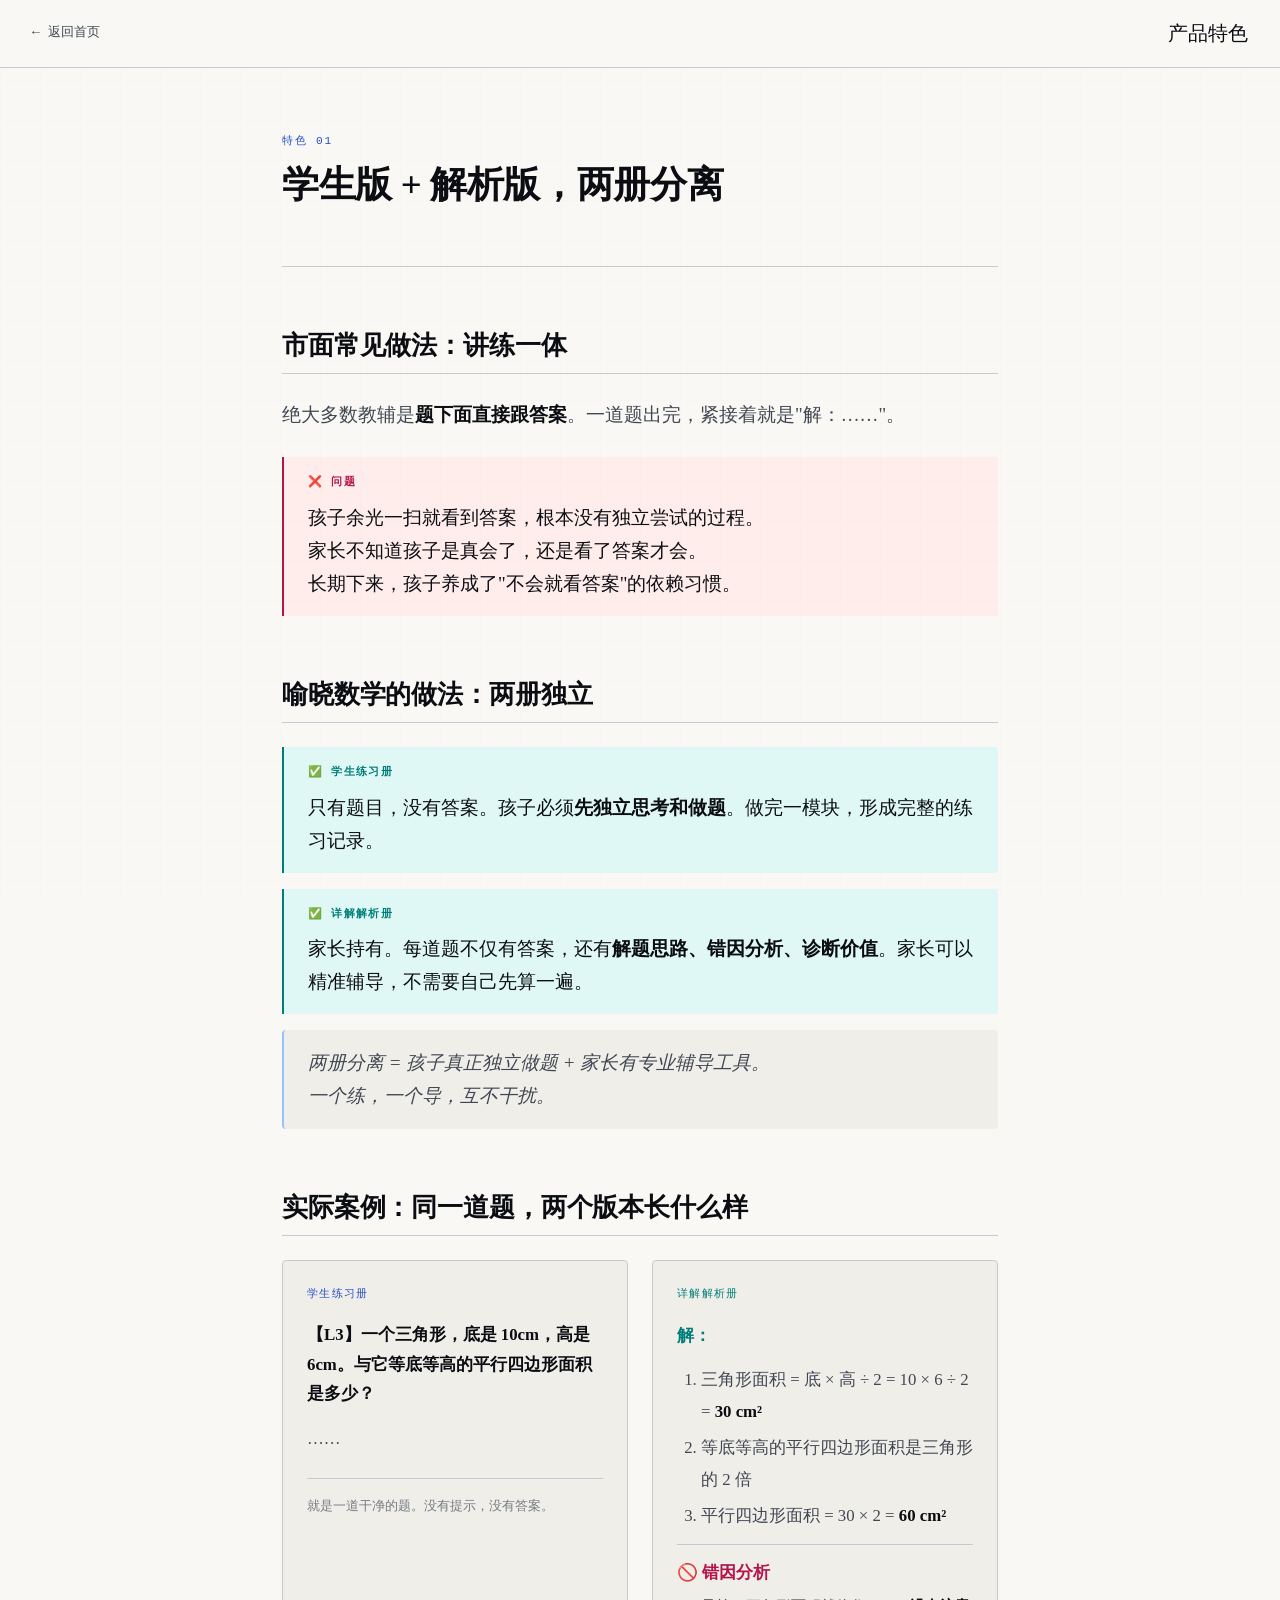
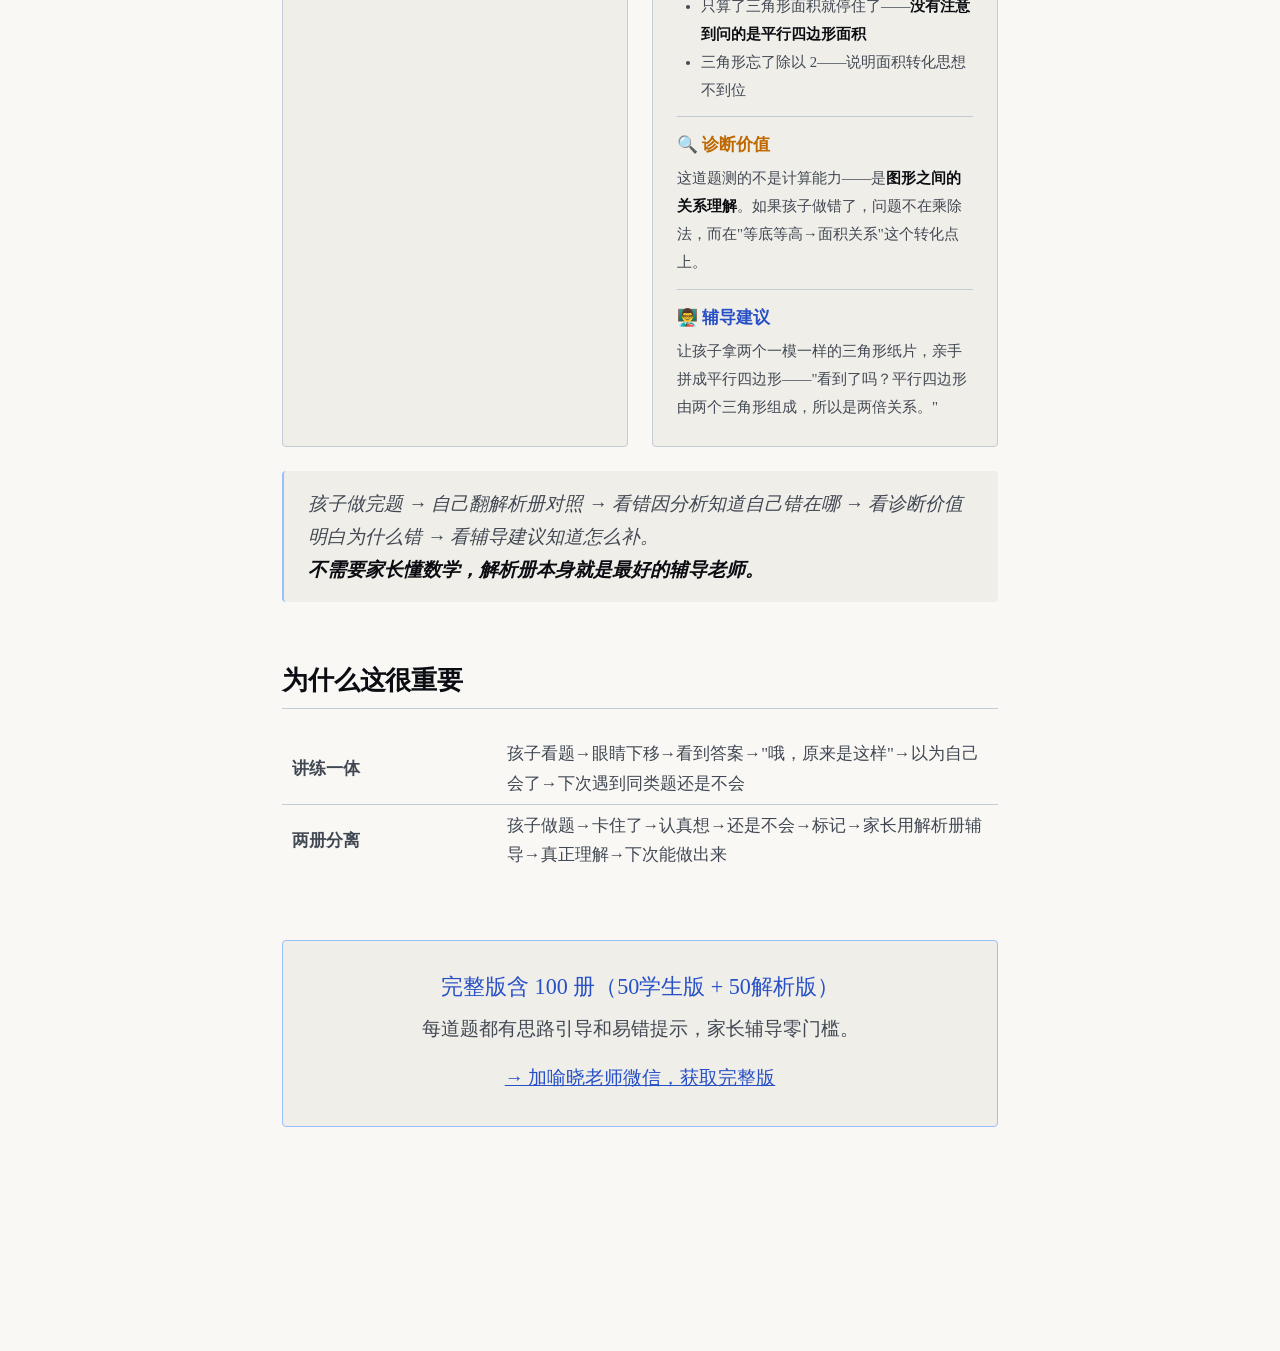
<file: feature-1-dual.html>
﻿<!DOCTYPE html>
<html lang="zh-CN">
<head>
<meta charset="UTF-8">
<meta name="viewport" content="width=device-width, initial-scale=1.0">
<title>学生版+解析版，两册分离 — 喻晓数学</title>
<meta name="description" content="喻晓数学核心特色：学生练习册与详解解析册分拆为两本。孩子独立做题，家长持解析册精准辅导，互不干扰。">
<meta property="og:title" content="学生版+解析版，两册分离 — 喻晓数学">
<meta property="og:description" content="学生练习册与解析册分拆为两本——孩子独立做题，家长精准辅导。">
<meta property="og:image" content="https://yuxiao-math.cn/og-image.jpg">
<meta property="og:url" content="https://yuxiao-math.cn/feature-1-dual">
<meta property="og:type" content="article">
<meta property="og:site_name" content="喻晓数学">
<link rel="stylesheet" href="tokens.css">
<link rel="stylesheet" href="sample-common.css">
</head>
<body>
<nav class="sample-nav"><a href="index.html" class="back">← 返回首页</a><span class="title">产品特色</span></nav>
<div class="sample-container">

<header class="sample-header">
  <div class="module-tag">特色 01</div>
  <h1>学生版 + 解析版，两册分离</h1>
</header>

<section class="concept"><h2>市面常见做法：讲练一体</h2>
<div class="block"><p>绝大多数教辅是<strong>题下面直接跟答案</strong>。一道题出完，紧接着就是"解：……"。</p></div>
<div class="highlight bad"><div class="block-label" style="color:var(--color-rose)">❌ 问题</div><p>孩子余光一扫就看到答案，根本没有独立尝试的过程。<br>家长不知道孩子是真会了，还是看了答案才会。<br>长期下来，孩子养成了"不会就看答案"的依赖习惯。</p></div>
</section>

<section class="concept"><h2>喻晓数学的做法：两册独立</h2>
<div class="highlight good"><div class="block-label" style="color:var(--color-teal)">✅ 学生练习册</div><p>只有题目，没有答案。孩子必须<strong>先独立思考和做题</strong>。做完一模块，形成完整的练习记录。</p></div>
<div class="highlight good"><div class="block-label" style="color:var(--color-teal)">✅ 详解解析册</div><p>家长持有。每道题不仅有答案，还有<strong>解题思路、错因分析、诊断价值</strong>。家长可以精准辅导，不需要自己先算一遍。</p></div>
<div class="thinking">两册分离 = 孩子真正独立做题 + 家长有专业辅导工具。<br>一个练，一个导，互不干扰。</div>
</section>

<section class="concept"><h2>实际案例：同一道题，两个版本长什么样</h2>

<div style="display:grid;grid-template-columns:1fr 1fr;gap:var(--space-lg);margin-top:var(--space-lg)" class="dual-compare">
  <!-- 学生版 -->
  <div style="background:var(--color-paper-2);border:0.5px solid var(--color-divider);border-radius:var(--radius-sm);padding:var(--space-lg)">
    <div style="font-family:var(--font-mono);font-size:var(--text-3xs);text-transform:uppercase;letter-spacing:0.12em;color:var(--color-blue);margin-bottom:var(--space-md)">学生练习册</div>
    <p style="font-size:var(--text-sm);color:var(--color-ink);font-weight:600;margin-bottom:var(--space-md)">【L3】一个三角形，底是 10cm，高是 6cm。与它等底等高的平行四边形面积是多少？</p>
    <p style="font-size:var(--text-sm);color:var(--color-ink-2)">……</p>
    <div style="margin-top:var(--space-lg);padding-top:var(--space-md);border-top:0.5px solid var(--color-divider);font-size:var(--text-2xs);color:var(--color-ink-3)">就是一道干净的题。没有提示，没有答案。</div>
  </div>

  <!-- 解析版 -->
  <div style="background:var(--color-paper-2);border:0.5px solid var(--color-divider);border-radius:var(--radius-sm);padding:var(--space-lg)">
    <div style="font-family:var(--font-mono);font-size:var(--text-3xs);text-transform:uppercase;letter-spacing:0.12em;color:var(--color-teal);margin-bottom:var(--space-md)">详解解析册</div>
    <div style="font-size:var(--text-sm);color:var(--color-ink-2);line-height:1.9">
      <p style="margin-bottom:var(--space-sm)"><strong style="color:var(--color-teal)">解：</strong></p>
      <ol style="padding-left:var(--space-lg);margin:0">
        <li style="margin-bottom:4px">三角形面积 = 底 × 高 ÷ 2 = 10 × 6 ÷ 2 = <strong>30 cm²</strong></li>
        <li style="margin-bottom:4px">等底等高的平行四边形面积是三角形的 2 倍</li>
        <li style="margin-bottom:4px">平行四边形面积 = 30 × 2 = <strong>60 cm²</strong></li>
      </ol>
      <hr style="border:none;border-top:0.5px solid var(--color-divider);margin:var(--space-sm) 0">
      <p style="margin-bottom:4px"><strong style="color:var(--color-rose)">🚫 错因分析</strong></p>
      <ul style="padding-left:var(--space-lg);margin:0;font-size:var(--text-xs)">
        <li>只算了三角形面积就停住了——<strong>没有注意到问的是平行四边形面积</strong></li>
        <li>三角形忘了除以 2——说明面积转化思想不到位</li>
      </ul>
      <hr style="border:none;border-top:0.5px solid var(--color-divider);margin:var(--space-sm) 0">
      <p style="margin-bottom:4px"><strong style="color:var(--color-amber)">🔍 诊断价值</strong></p>
      <p style="font-size:var(--text-xs);margin:0">这道题测的不是计算能力——是<strong>图形之间的关系理解</strong>。如果孩子做错了，问题不在乘除法，而在"等底等高→面积关系"这个转化点上。</p>
      <hr style="border:none;border-top:0.5px solid var(--color-divider);margin:var(--space-sm) 0">
      <p style="margin-bottom:4px"><strong style="color:var(--color-blue)">👨‍🏫 辅导建议</strong></p>
      <p style="font-size:var(--text-xs);margin:0">让孩子拿两个一模一样的三角形纸片，亲手拼成平行四边形——"看到了吗？平行四边形由两个三角形组成，所以是两倍关系。"</p>
    </div>
  </div>
</div>

<div class="thinking" style="margin-top:var(--space-lg)">孩子做完题 → 自己翻解析册对照 → 看错因分析知道自己错在哪 → 看诊断价值明白为什么错 → 看辅导建议知道怎么补。<br><strong>不需要家长懂数学，解析册本身就是最好的辅导老师。</strong></div>
</section>

<section class="concept"><h2>为什么这很重要</h2>
<table style="width:100%;font-size:var(--text-sm);color:var(--color-ink-2);border-collapse:collapse">
<tr style="border-bottom:0.5px solid var(--color-divider)"><td style="padding:6px 10px;font-weight:600;width:30%">讲练一体</td><td style="padding:6px 10px">孩子看题→眼睛下移→看到答案→"哦，原来是这样"→以为自己会了→下次遇到同类题还是不会</td></tr>
<tr><td style="padding:6px 10px;font-weight:600">两册分离</td><td style="padding:6px 10px">孩子做题→卡住了→认真想→还是不会→标记→家长用解析册辅导→真正理解→下次能做出来</td></tr>
</table>
</section>

<div class="preview-note"><h3>完整版含 100 册（50学生版 + 50解析版）</h3><p>每道题都有思路引导和易错提示，家长辅导零门槛。</p><p style="margin-top:var(--space-md)"><a href="index.html#cta">→ 加喻晓老师微信，获取完整版</a></p></div>
</div>
</body>
</html>
</file>
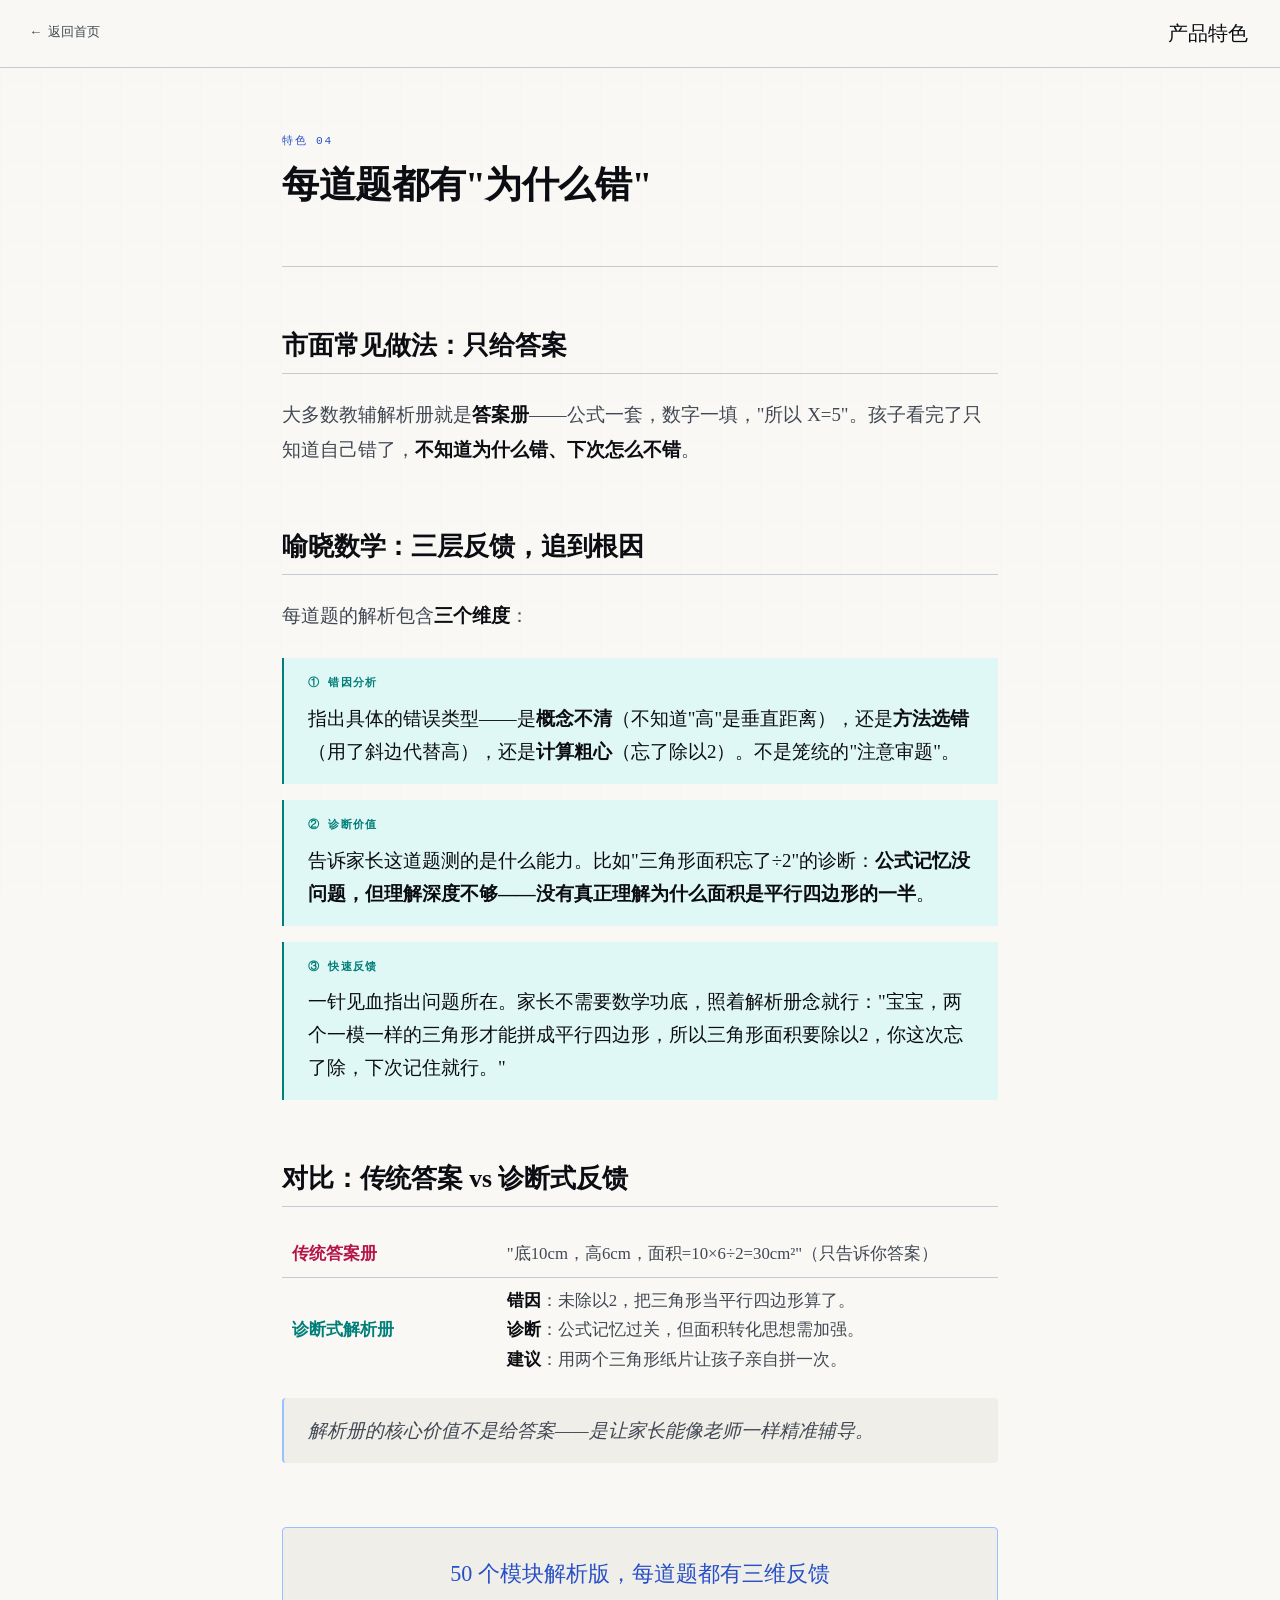
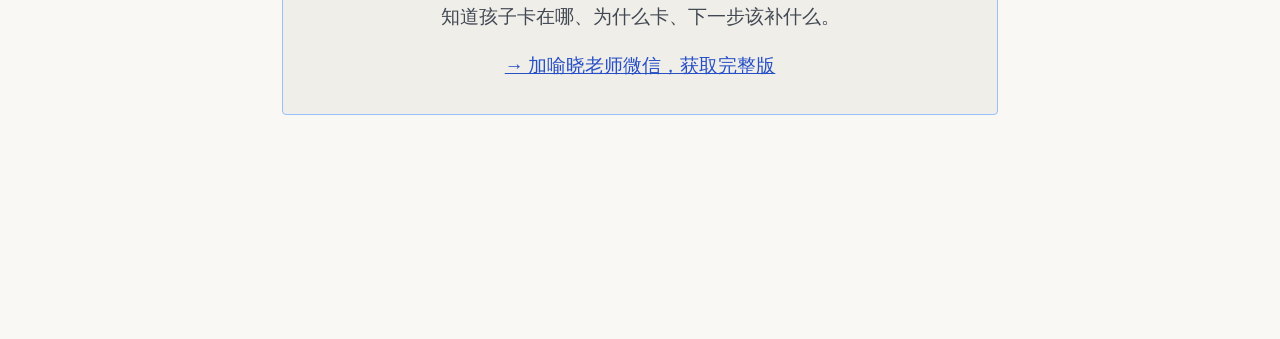
<file: feature-4-diagnosis.html>
﻿<!DOCTYPE html>
<html lang="zh-CN">
<head>
<meta charset="UTF-8">
<meta name="viewport" content="width=device-width, initial-scale=1.0">
<title>诊断式反馈 — 喻晓数学</title>
<meta name="description" content="喻晓数学每道题都有三维反馈：错因分析→诊断价值→辅导建议。不是只给答案，而是告诉家长孩子为什么错、怎么补。">
<meta property="og:title" content="每道题都有"为什么错" — 喻晓数学">
<meta property="og:description" content="每道题三维反馈：错因分析+诊断价值+辅导建议。家长照着念就能精准辅导。">
<meta property="og:image" content="https://yuxiao-math.cn/og-image.jpg">
<meta property="og:url" content="https://yuxiao-math.cn/feature-4-diagnosis">
<meta property="og:type" content="article">
<meta property="og:site_name" content="喻晓数学">
<link rel="stylesheet" href="tokens.css">
<link rel="stylesheet" href="sample-common.css">
</head>
<body>
<nav class="sample-nav"><a href="index.html" class="back">← 返回首页</a><span class="title">产品特色</span></nav>
<div class="sample-container">

<header class="sample-header">
  <div class="module-tag">特色 04</div>
  <h1>每道题都有"为什么错"</h1>
</header>

<section class="concept"><h2>市面常见做法：只给答案</h2>
<div class="block"><p>大多数教辅解析册就是<strong>答案册</strong>——公式一套，数字一填，"所以 X=5"。孩子看完了只知道自己错了，<strong>不知道为什么错、下次怎么不错</strong>。</p></div>
</section>

<section class="concept"><h2>喻晓数学：三层反馈，追到根因</h2>
<div class="block"><p>每道题的解析包含<strong>三个维度</strong>：</p></div>

<div class="highlight good"><div class="block-label" style="color:var(--color-teal)">① 错因分析</div><p>指出具体的错误类型——是<strong>概念不清</strong>（不知道"高"是垂直距离），还是<strong>方法选错</strong>（用了斜边代替高），还是<strong>计算粗心</strong>（忘了除以2）。不是笼统的"注意审题"。</p></div>

<div class="highlight good"><div class="block-label" style="color:var(--color-teal)">② 诊断价值</div><p>告诉家长这道题测的是什么能力。比如"三角形面积忘了÷2"的诊断：<strong>公式记忆没问题，但理解深度不够——没有真正理解为什么面积是平行四边形的一半</strong>。</p></div>

<div class="highlight good"><div class="block-label" style="color:var(--color-teal)">③ 快速反馈</div><p>一针见血指出问题所在。家长不需要数学功底，照着解析册念就行："宝宝，两个一模一样的三角形才能拼成平行四边形，所以三角形面积要除以2，你这次忘了除，下次记住就行。"</p></div>
</section>

<section class="concept"><h2>对比：传统答案 vs 诊断式反馈</h2>
<table style="width:100%;font-size:var(--text-sm);color:var(--color-ink-2);border-collapse:collapse">
<tr style="border-bottom:0.5px solid var(--color-divider)"><td style="padding:8px 10px;font-weight:600;color:var(--color-rose);width:30%">传统答案册</td><td style="padding:8px 10px">"底10cm，高6cm，面积=10×6÷2=30cm²"（只告诉你答案）</td></tr>
<tr><td style="padding:8px 10px;font-weight:600;color:var(--color-teal)">诊断式解析册</td><td style="padding:8px 10px"><strong>错因</strong>：未除以2，把三角形当平行四边形算了。<br><strong>诊断</strong>：公式记忆过关，但面积转化思想需加强。<br><strong>建议</strong>：用两个三角形纸片让孩子亲自拼一次。</td></tr>
</table>
<div class="thinking">解析册的核心价值不是给答案——是让家长能像老师一样精准辅导。</div>
</section>

<div class="preview-note"><h3>50 个模块解析版，每道题都有三维反馈</h3><p>知道孩子卡在哪、为什么卡、下一步该补什么。</p><p style="margin-top:var(--space-md)"><a href="index.html#cta">→ 加喻晓老师微信，获取完整版</a></p></div>
</div>
</body>
</html>
</file>
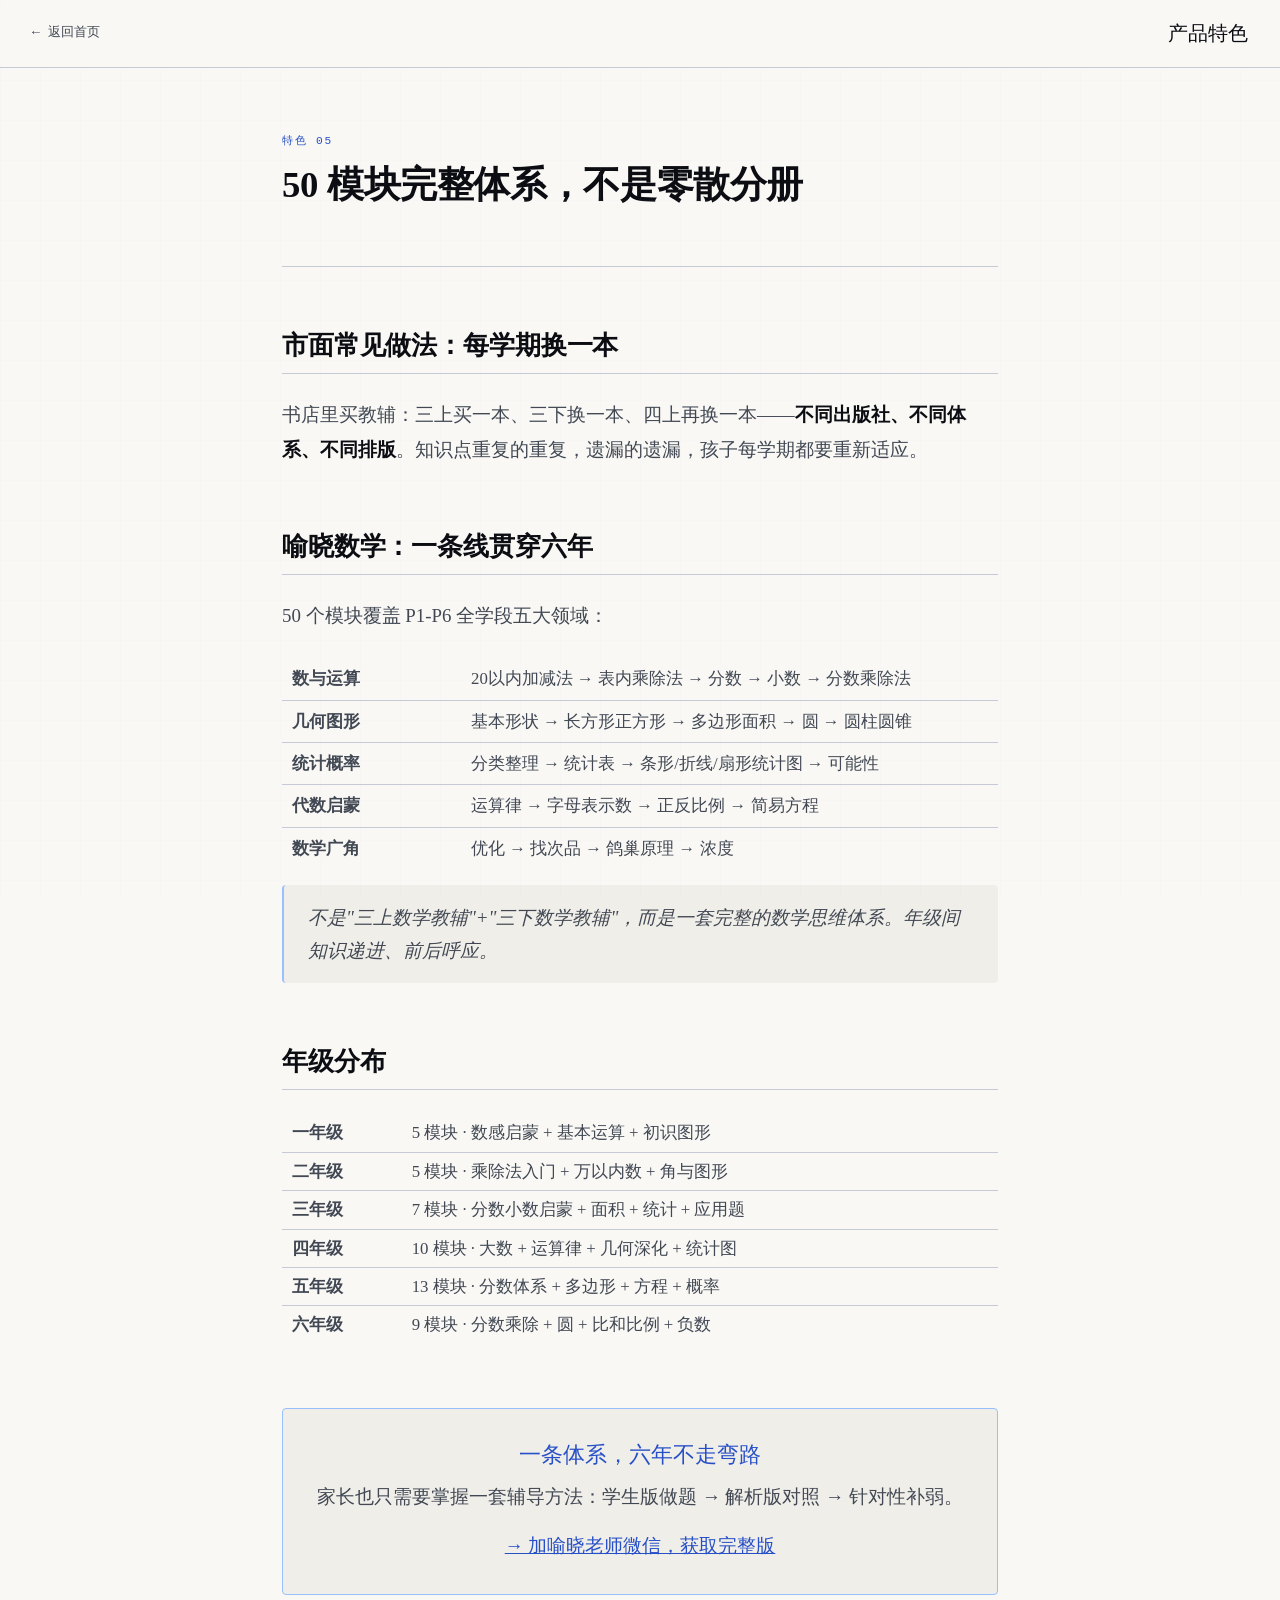
<file: feature-5-system.html>
﻿<!DOCTYPE html>
<html lang="zh-CN">
<head>
<meta charset="UTF-8">
<meta name="viewport" content="width=device-width, initial-scale=1.0">
<title>50模块完整体系 — 喻晓数学</title>
<meta name="description" content="喻晓数学50模块覆盖P1-P6全学段五大领域：数与运算、几何图形、统计概率、代数启蒙、数学广角。年级间知识递进、前后呼应。">
<meta property="og:title" content="50模块完整体系，不是零散分册 — 喻晓数学">
<meta property="og:description" content="50模块覆盖1-6年级全学段五大领域。一条体系贯穿六年，知识前后呼应。">
<meta property="og:image" content="https://yuxiao-math.cn/og-image.jpg">
<meta property="og:url" content="https://yuxiao-math.cn/feature-5-system">
<meta property="og:type" content="article">
<meta property="og:site_name" content="喻晓数学">
<link rel="stylesheet" href="tokens.css">
<link rel="stylesheet" href="sample-common.css">
</head>
<body>
<nav class="sample-nav"><a href="index.html" class="back">← 返回首页</a><span class="title">产品特色</span></nav>
<div class="sample-container">

<header class="sample-header">
  <div class="module-tag">特色 05</div>
  <h1>50 模块完整体系，不是零散分册</h1>
</header>

<section class="concept"><h2>市面常见做法：每学期换一本</h2>
<div class="block"><p>书店里买教辅：三上买一本、三下换一本、四上再换一本——<strong>不同出版社、不同体系、不同排版</strong>。知识点重复的重复，遗漏的遗漏，孩子每学期都要重新适应。</p></div>
</section>

<section class="concept"><h2>喻晓数学：一条线贯穿六年</h2>
<div class="block"><p>50 个模块覆盖 P1-P6 全学段五大领域：</p></div>
<table style="width:100%;font-size:var(--text-sm);color:var(--color-ink-2);border-collapse:collapse">
<tr style="border-bottom:0.5px solid var(--color-divider)"><td style="padding:6px 10px;font-weight:600;width:25%">数与运算</td><td style="padding:6px 10px">20以内加减法 → 表内乘除法 → 分数 → 小数 → 分数乘除法</td></tr>
<tr style="border-bottom:0.5px solid var(--color-divider)"><td style="padding:6px 10px;font-weight:600">几何图形</td><td style="padding:6px 10px">基本形状 → 长方形正方形 → 多边形面积 → 圆 → 圆柱圆锥</td></tr>
<tr style="border-bottom:0.5px solid var(--color-divider)"><td style="padding:6px 10px;font-weight:600">统计概率</td><td style="padding:6px 10px">分类整理 → 统计表 → 条形/折线/扇形统计图 → 可能性</td></tr>
<tr style="border-bottom:0.5px solid var(--color-divider)"><td style="padding:6px 10px;font-weight:600">代数启蒙</td><td style="padding:6px 10px">运算律 → 字母表示数 → 正反比例 → 简易方程</td></tr>
<tr><td style="padding:6px 10px;font-weight:600">数学广角</td><td style="padding:6px 10px">优化 → 找次品 → 鸽巢原理 → 浓度</td></tr>
</table>
<div class="thinking">不是"三上数学教辅"+"三下数学教辅"，而是一套完整的数学思维体系。年级间知识递进、前后呼应。</div>
</section>

<section class="concept"><h2>年级分布</h2>
<table style="width:100%;font-size:var(--text-sm);color:var(--color-ink-2);border-collapse:collapse">
<tr style="border-bottom:0.5px solid var(--color-divider)"><td style="padding:4px 10px;font-weight:600">一年级</td><td style="padding:4px 10px">5 模块 · 数感启蒙 + 基本运算 + 初识图形</td></tr>
<tr style="border-bottom:0.5px solid var(--color-divider)"><td style="padding:4px 10px;font-weight:600">二年级</td><td style="padding:4px 10px">5 模块 · 乘除法入门 + 万以内数 + 角与图形</td></tr>
<tr style="border-bottom:0.5px solid var(--color-divider)"><td style="padding:4px 10px;font-weight:600">三年级</td><td style="padding:4px 10px">7 模块 · 分数小数启蒙 + 面积 + 统计 + 应用题</td></tr>
<tr style="border-bottom:0.5px solid var(--color-divider)"><td style="padding:4px 10px;font-weight:600">四年级</td><td style="padding:4px 10px">10 模块 · 大数 + 运算律 + 几何深化 + 统计图</td></tr>
<tr style="border-bottom:0.5px solid var(--color-divider)"><td style="padding:4px 10px;font-weight:600">五年级</td><td style="padding:4px 10px">13 模块 · 分数体系 + 多边形 + 方程 + 概率</td></tr>
<tr><td style="padding:4px 10px;font-weight:600">六年级</td><td style="padding:4px 10px">9 模块 · 分数乘除 + 圆 + 比和比例 + 负数</td></tr>
</table>
</section>

<div class="preview-note"><h3>一条体系，六年不走弯路</h3><p>家长也只需要掌握一套辅导方法：学生版做题 → 解析版对照 → 针对性补弱。</p><p style="margin-top:var(--space-md)"><a href="index.html#cta">→ 加喻晓老师微信，获取完整版</a></p></div>
</div>
</body>
</html>
</file>
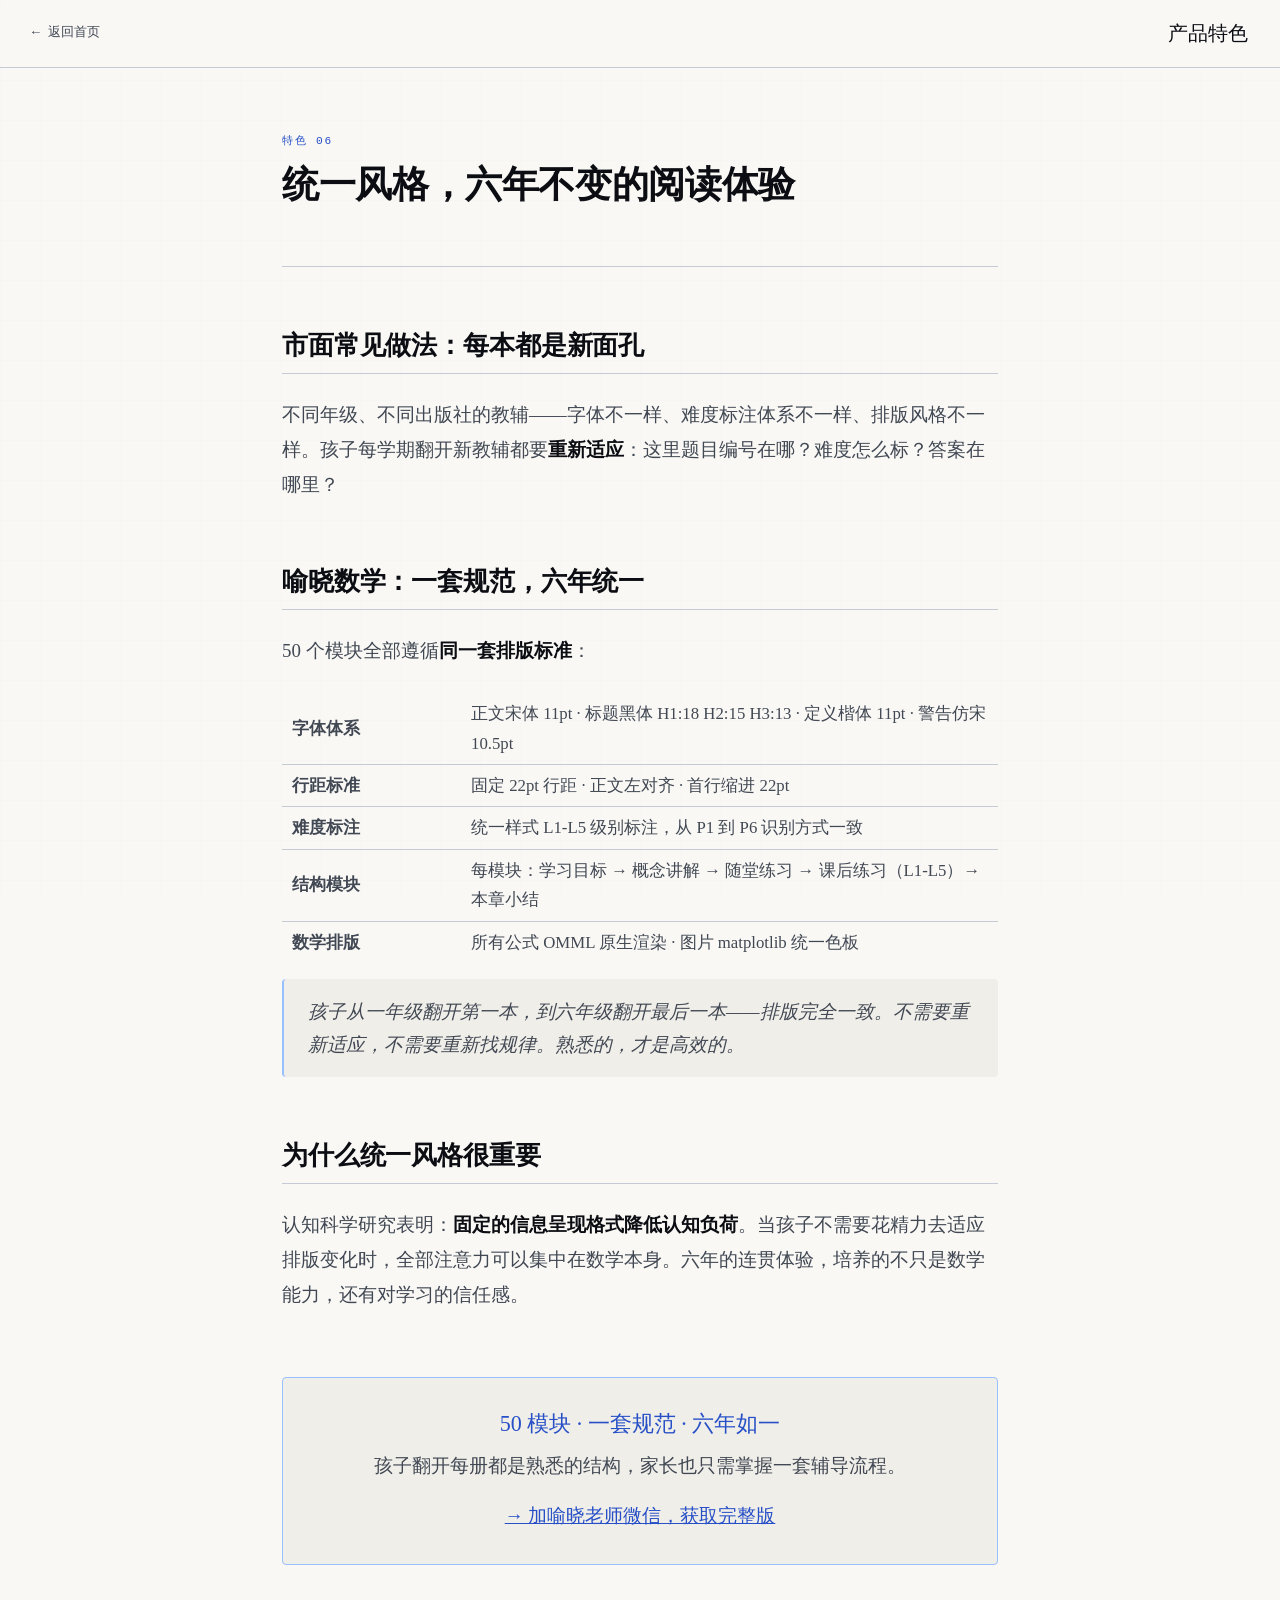
<file: feature-6-consistency.html>
﻿<!DOCTYPE html>
<html lang="zh-CN">
<head>
<meta charset="UTF-8">
<meta name="viewport" content="width=device-width, initial-scale=1.0">
<title>统一风格，六年不变的阅读体验 — 喻晓数学</title>
<meta name="description" content="喻晓数学50模块统一排版规范：字体、行距、难度标注、结构模块六年如一。降低认知负荷，孩子翻开每册都是熟悉的结构。">
<meta property="og:title" content="统一风格，六年不变的阅读体验 — 喻晓数学">
<meta property="og:description" content="一套排版规范贯穿六年。字体、行距、难度标注统一，降低认知负荷。">
<meta property="og:image" content="https://yuxiao-math.cn/og-image.jpg">
<meta property="og:url" content="https://yuxiao-math.cn/feature-6-consistency">
<meta property="og:type" content="article">
<meta property="og:site_name" content="喻晓数学">
<link rel="stylesheet" href="tokens.css">
<link rel="stylesheet" href="sample-common.css">
</head>
<body>
<nav class="sample-nav"><a href="index.html" class="back">← 返回首页</a><span class="title">产品特色</span></nav>
<div class="sample-container">

<header class="sample-header">
  <div class="module-tag">特色 06</div>
  <h1>统一风格，六年不变的阅读体验</h1>
</header>

<section class="concept"><h2>市面常见做法：每本都是新面孔</h2>
<div class="block"><p>不同年级、不同出版社的教辅——字体不一样、难度标注体系不一样、排版风格不一样。孩子每学期翻开新教辅都要<strong>重新适应</strong>：这里题目编号在哪？难度怎么标？答案在哪里？</p></div>
</section>

<section class="concept"><h2>喻晓数学：一套规范，六年统一</h2>
<div class="block"><p>50 个模块全部遵循<strong>同一套排版标准</strong>：</p></div>
<table style="width:100%;font-size:var(--text-sm);color:var(--color-ink-2);border-collapse:collapse">
<tr style="border-bottom:0.5px solid var(--color-divider)"><td style="padding:6px 10px;font-weight:600;width:25%">字体体系</td><td style="padding:6px 10px">正文宋体 11pt · 标题黑体 H1:18 H2:15 H3:13 · 定义楷体 11pt · 警告仿宋 10.5pt</td></tr>
<tr style="border-bottom:0.5px solid var(--color-divider)"><td style="padding:6px 10px;font-weight:600">行距标准</td><td style="padding:6px 10px">固定 22pt 行距 · 正文左对齐 · 首行缩进 22pt</td></tr>
<tr style="border-bottom:0.5px solid var(--color-divider)"><td style="padding:6px 10px;font-weight:600">难度标注</td><td style="padding:6px 10px">统一样式 L1-L5 级别标注，从 P1 到 P6 识别方式一致</td></tr>
<tr style="border-bottom:0.5px solid var(--color-divider)"><td style="padding:6px 10px;font-weight:600">结构模块</td><td style="padding:6px 10px">每模块：学习目标 → 概念讲解 → 随堂练习 → 课后练习（L1-L5）→ 本章小结</td></tr>
<tr><td style="padding:6px 10px;font-weight:600">数学排版</td><td style="padding:6px 10px">所有公式 OMML 原生渲染 · 图片 matplotlib 统一色板</td></tr>
</table>
<div class="thinking">孩子从一年级翻开第一本，到六年级翻开最后一本——排版完全一致。不需要重新适应，不需要重新找规律。熟悉的，才是高效的。</div>
</section>

<section class="concept"><h2>为什么统一风格很重要</h2>
<div class="block"><p>认知科学研究表明：<strong>固定的信息呈现格式降低认知负荷</strong>。当孩子不需要花精力去适应排版变化时，全部注意力可以集中在数学本身。六年的连贯体验，培养的不只是数学能力，还有对学习的信任感。</p></div>
</section>

<div class="preview-note"><h3>50 模块 · 一套规范 · 六年如一</h3><p>孩子翻开每册都是熟悉的结构，家长也只需掌握一套辅导流程。</p><p style="margin-top:var(--space-md)"><a href="index.html#cta">→ 加喻晓老师微信，获取完整版</a></p></div>
</div>
</body>
</html>
</file>
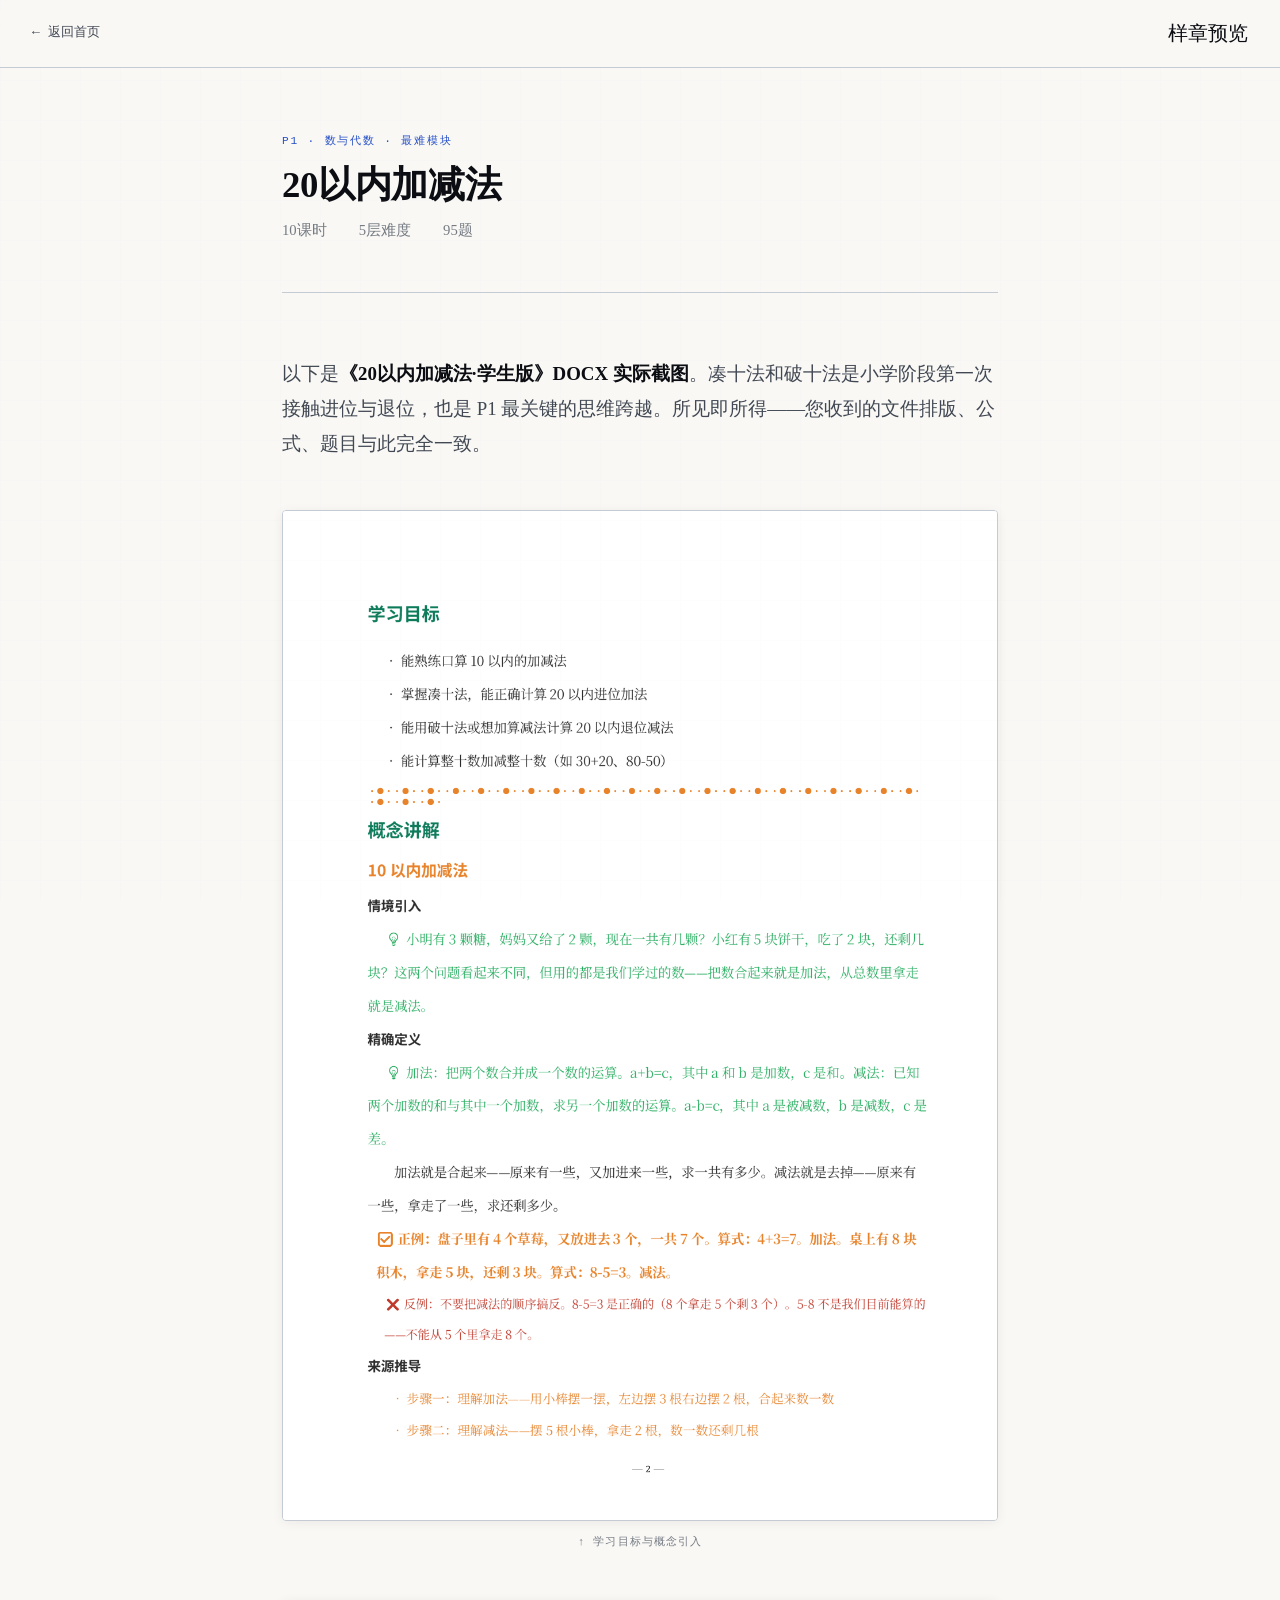
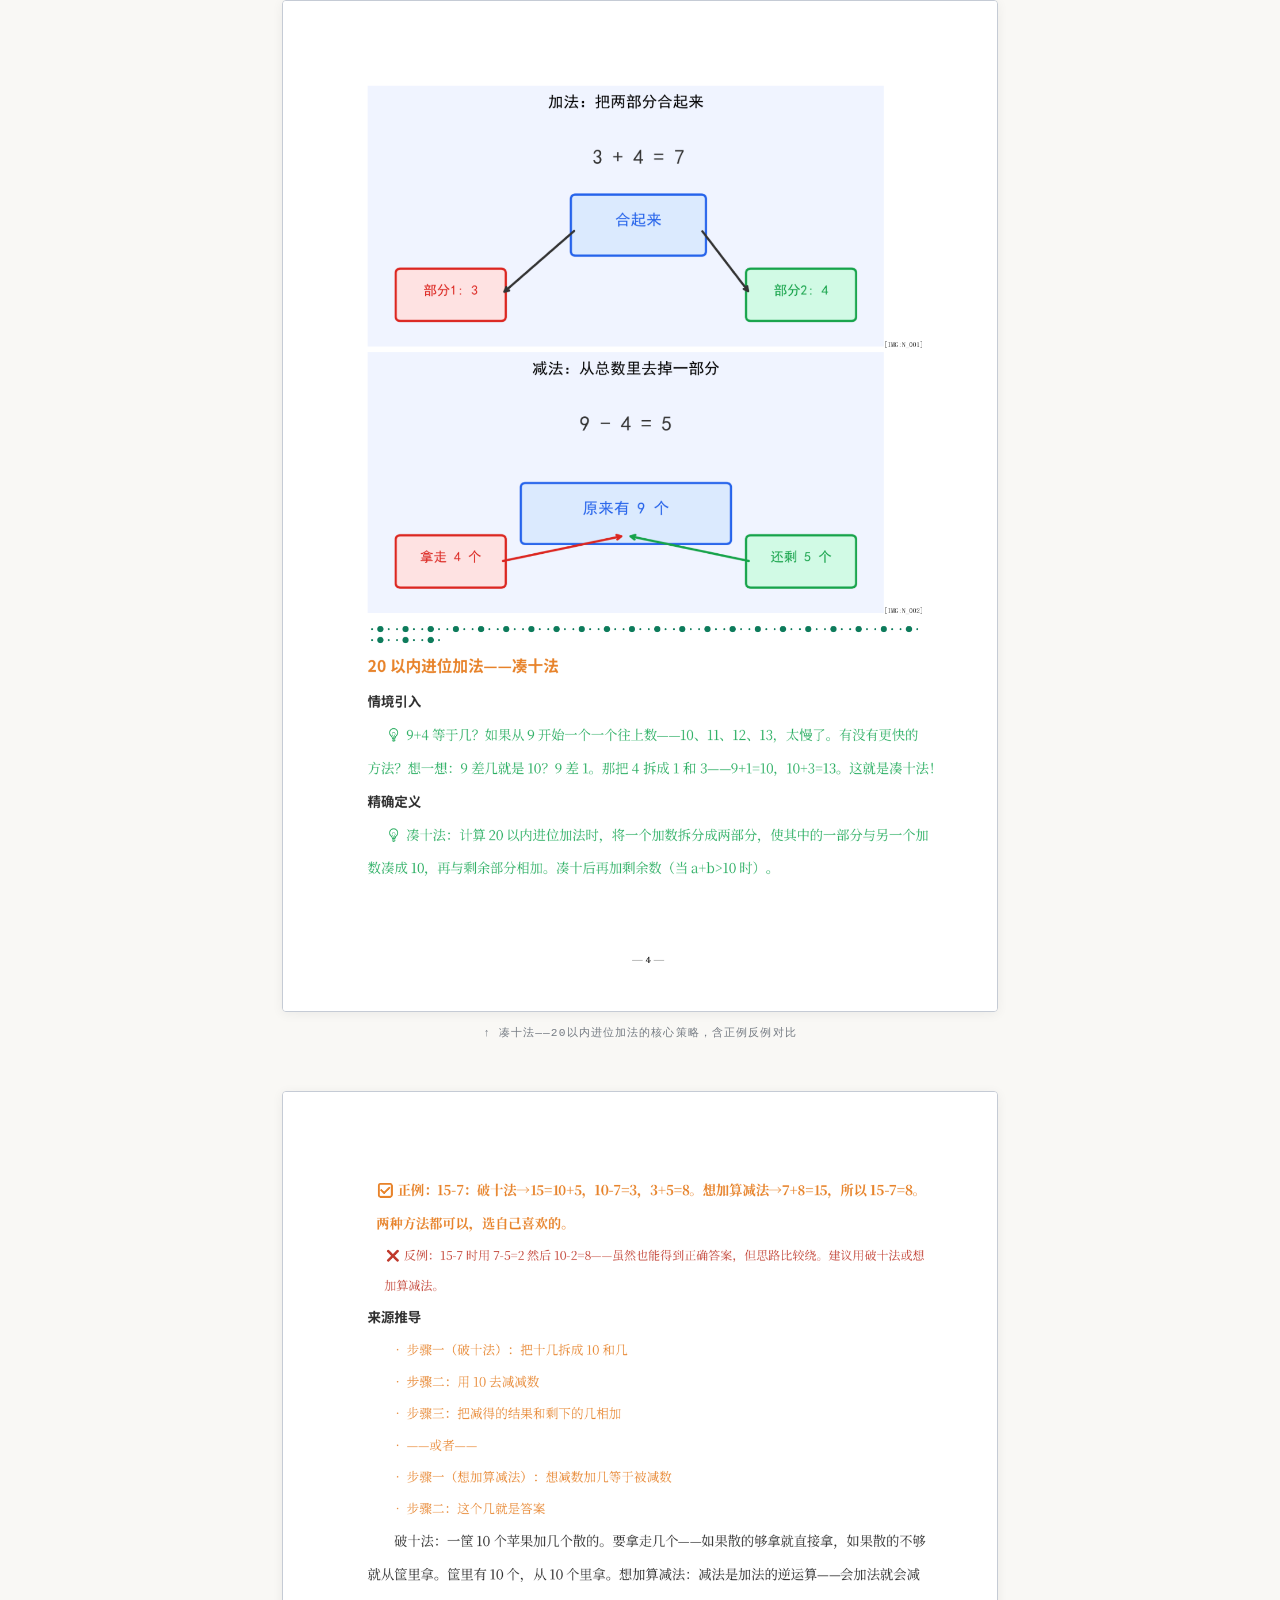
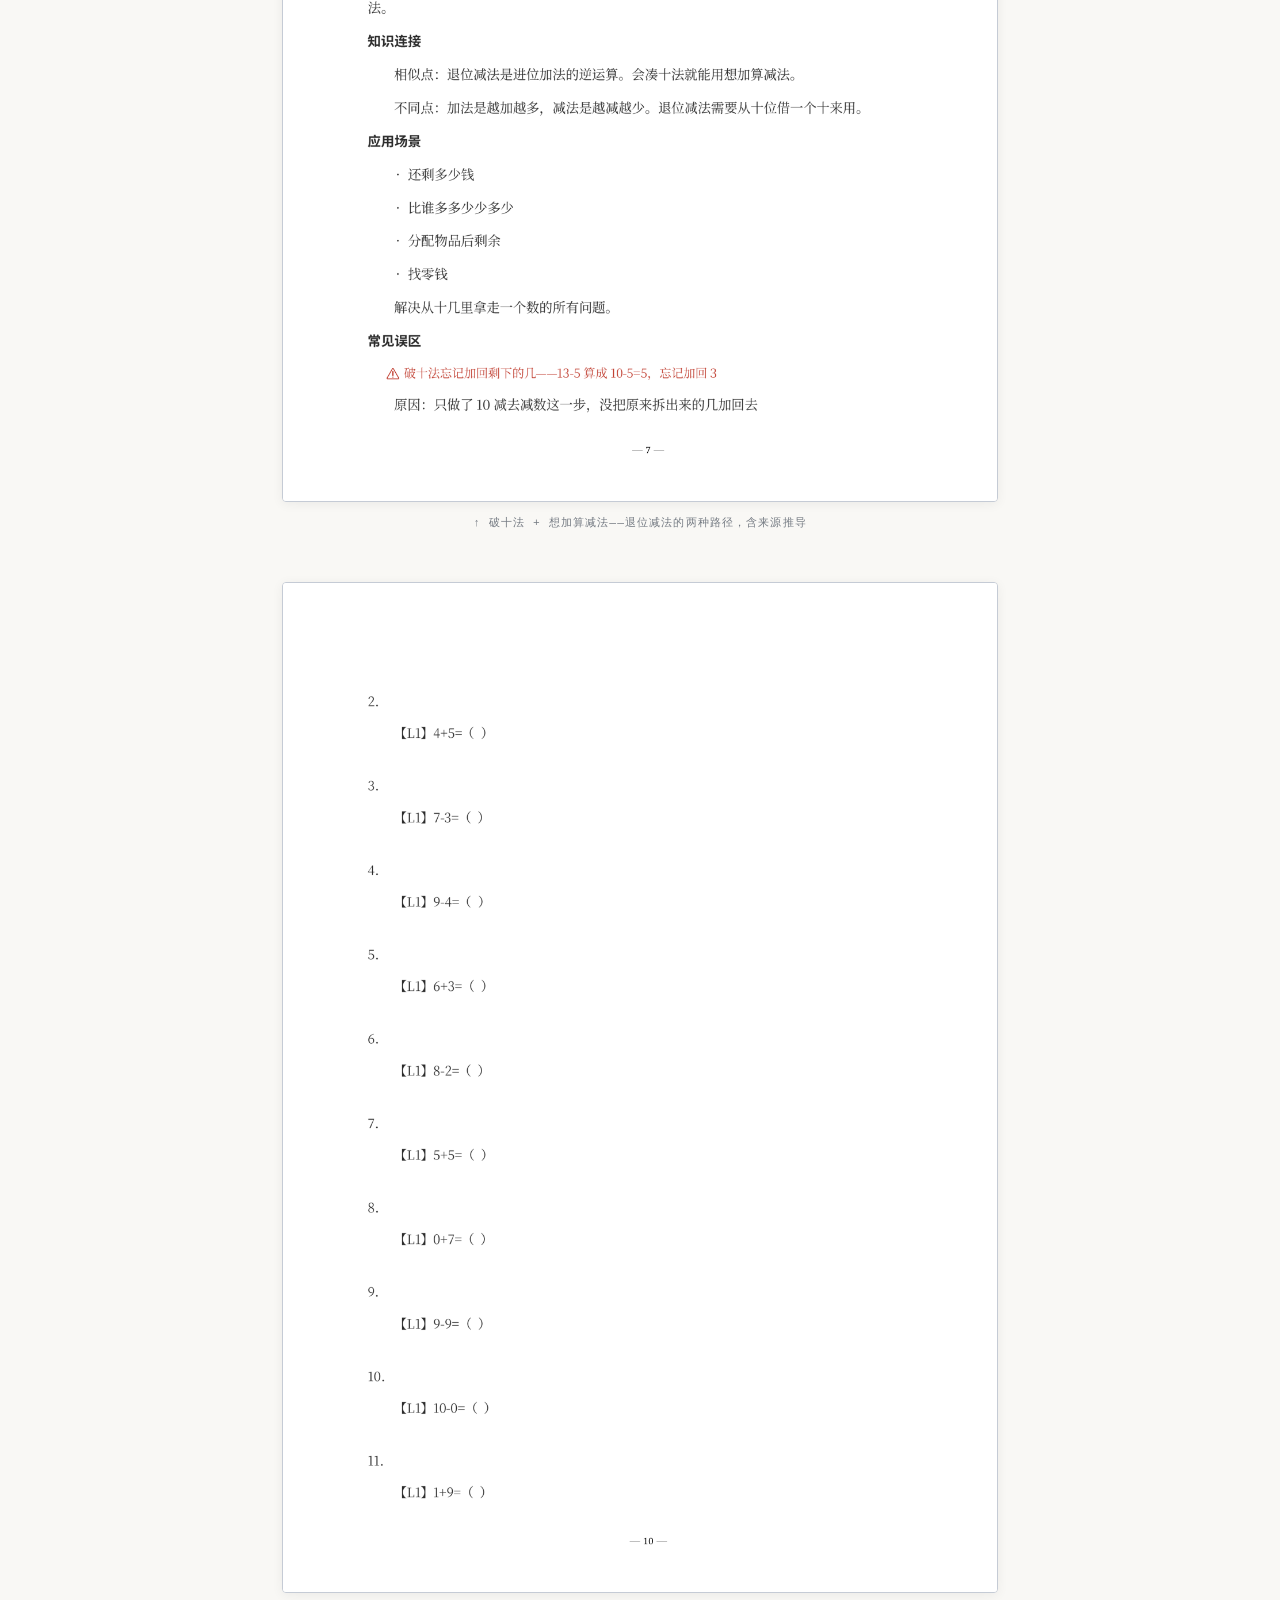
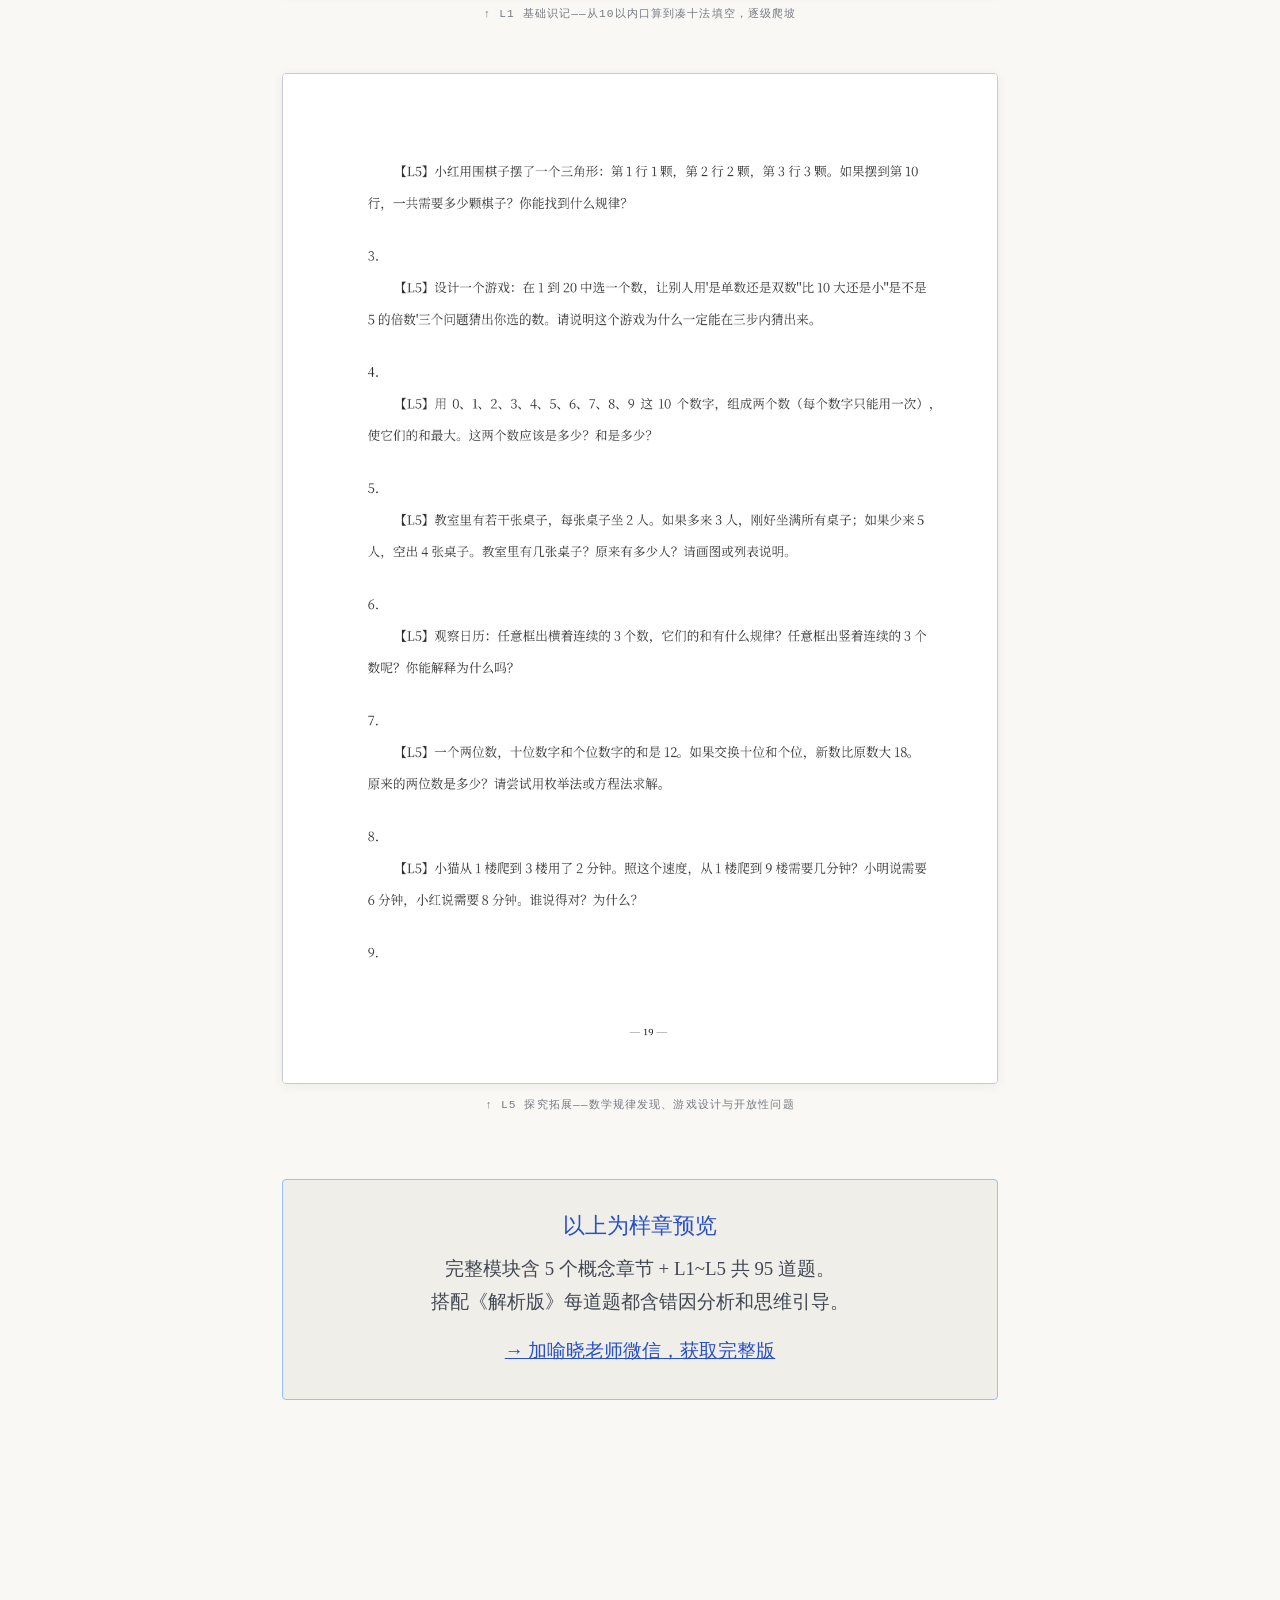
<file: sample-p1.html>
﻿<!DOCTYPE html>
<html lang="zh-CN">
<head>
<meta charset="UTF-8">
<meta name="viewport" content="width=device-width, initial-scale=1.0">
<title>20以内加减法 · 样章 — 喻晓数学</title>
<meta name="description" content="一年级最难模块样章：凑十法、破十法——第一次接触进位退位。含学习目标、核心概念、L1-L5例题，均为DOCX实际截图。">
<meta property="og:title" content="20以内加减法 · 样章 — 喻晓数学">
<meta property="og:description" content="凑十法、破十法——第一次接触进位退位。DOCX实际截图，所见即所得。">
<meta property="og:image" content="https://yuxiao-math.cn/og-image.jpg">
<meta property="og:url" content="https://yuxiao-math.cn/sample-p1">
<meta property="og:type" content="article">
<meta property="og:site_name" content="喻晓数学">
<link rel="stylesheet" href="tokens.css">
<link rel="stylesheet" href="sample-common.css">
<style>
  .docx-gallery { margin-bottom: var(--space-3xl); }
  .docx-gallery figure { margin: 0 0 var(--space-2xl); text-align: center; }
  .docx-gallery img {
    width: 100%; height: auto; display: block;
    border: 0.5px solid var(--color-divider);
    border-radius: var(--radius-sm);
    box-shadow: 0 2px 12px oklch(0% 0 0 / 0.06);
  }
  .docx-gallery figcaption {
    font-family: var(--font-mono); font-size: var(--text-3xs);
    text-transform: uppercase; letter-spacing: 0.1em;
    color: var(--color-ink-3); margin-top: var(--space-sm);
  }
  .intro-text { font-size: var(--text-base); color: var(--color-ink-2); line-height: 1.85; margin-bottom: var(--space-2xl); }
</style>
</head>
<body>
<nav class="sample-nav"><a href="index.html" class="back">← 返回首页</a><span class="title">样章预览</span></nav>
<div class="sample-container">

<header class="sample-header">
  <div class="module-tag">P1 · 数与代数 · 最难模块</div>
  <h1>20以内加减法</h1>
  <div class="meta"><span>10课时</span><span>5层难度</span><span>95题</span></div>
</header>

<div class="intro-text">
  以下是<strong>《20以内加减法·学生版》DOCX 实际截图</strong>。凑十法和破十法是小学阶段第一次接触进位与退位，也是 P1 最关键的思维跨越。所见即所得——您收到的文件排版、公式、题目与此完全一致。
</div>

<div class="docx-gallery">
  <figure>
    <img src="images/p1-obj.png" alt="学习目标与概念引入" loading="lazy">
    <figcaption>↑ 学习目标与概念引入</figcaption>
  </figure>

  <figure>
    <img src="images/p1-cou10.png" alt="凑十法核心讲解" loading="lazy">
    <figcaption>↑ 凑十法——20以内进位加法的核心策略，含正例反例对比</figcaption>
  </figure>

  <figure>
    <img src="images/p1-po10.png" alt="破十法与想加算减法" loading="lazy">
    <figcaption>↑ 破十法 + 想加算减法——退位减法的两种路径，含来源推导</figcaption>
  </figure>

  <figure>
    <img src="images/p1-l1.png" alt="L1基础识记练习" loading="lazy">
    <figcaption>↑ L1 基础识记——从10以内口算到凑十法填空，逐级爬坡</figcaption>
  </figure>

  <figure>
    <img src="images/p1-l5.png" alt="L5探究拓展挑战题" loading="lazy">
    <figcaption>↑ L5 探究拓展——数学规律发现、游戏设计与开放性问题</figcaption>
  </figure>
</div>

<div class="preview-note"><h3>以上为样章预览</h3><p>完整模块含 5 个概念章节 + L1~L5 共 95 道题。<br>搭配《解析版》每道题都含错因分析和思维引导。</p><p style="margin-top:var(--space-md)"><a href="index.html#cta">→ 加喻晓老师微信，获取完整版</a></p></div>
</div>
</body>
</html>
</file>
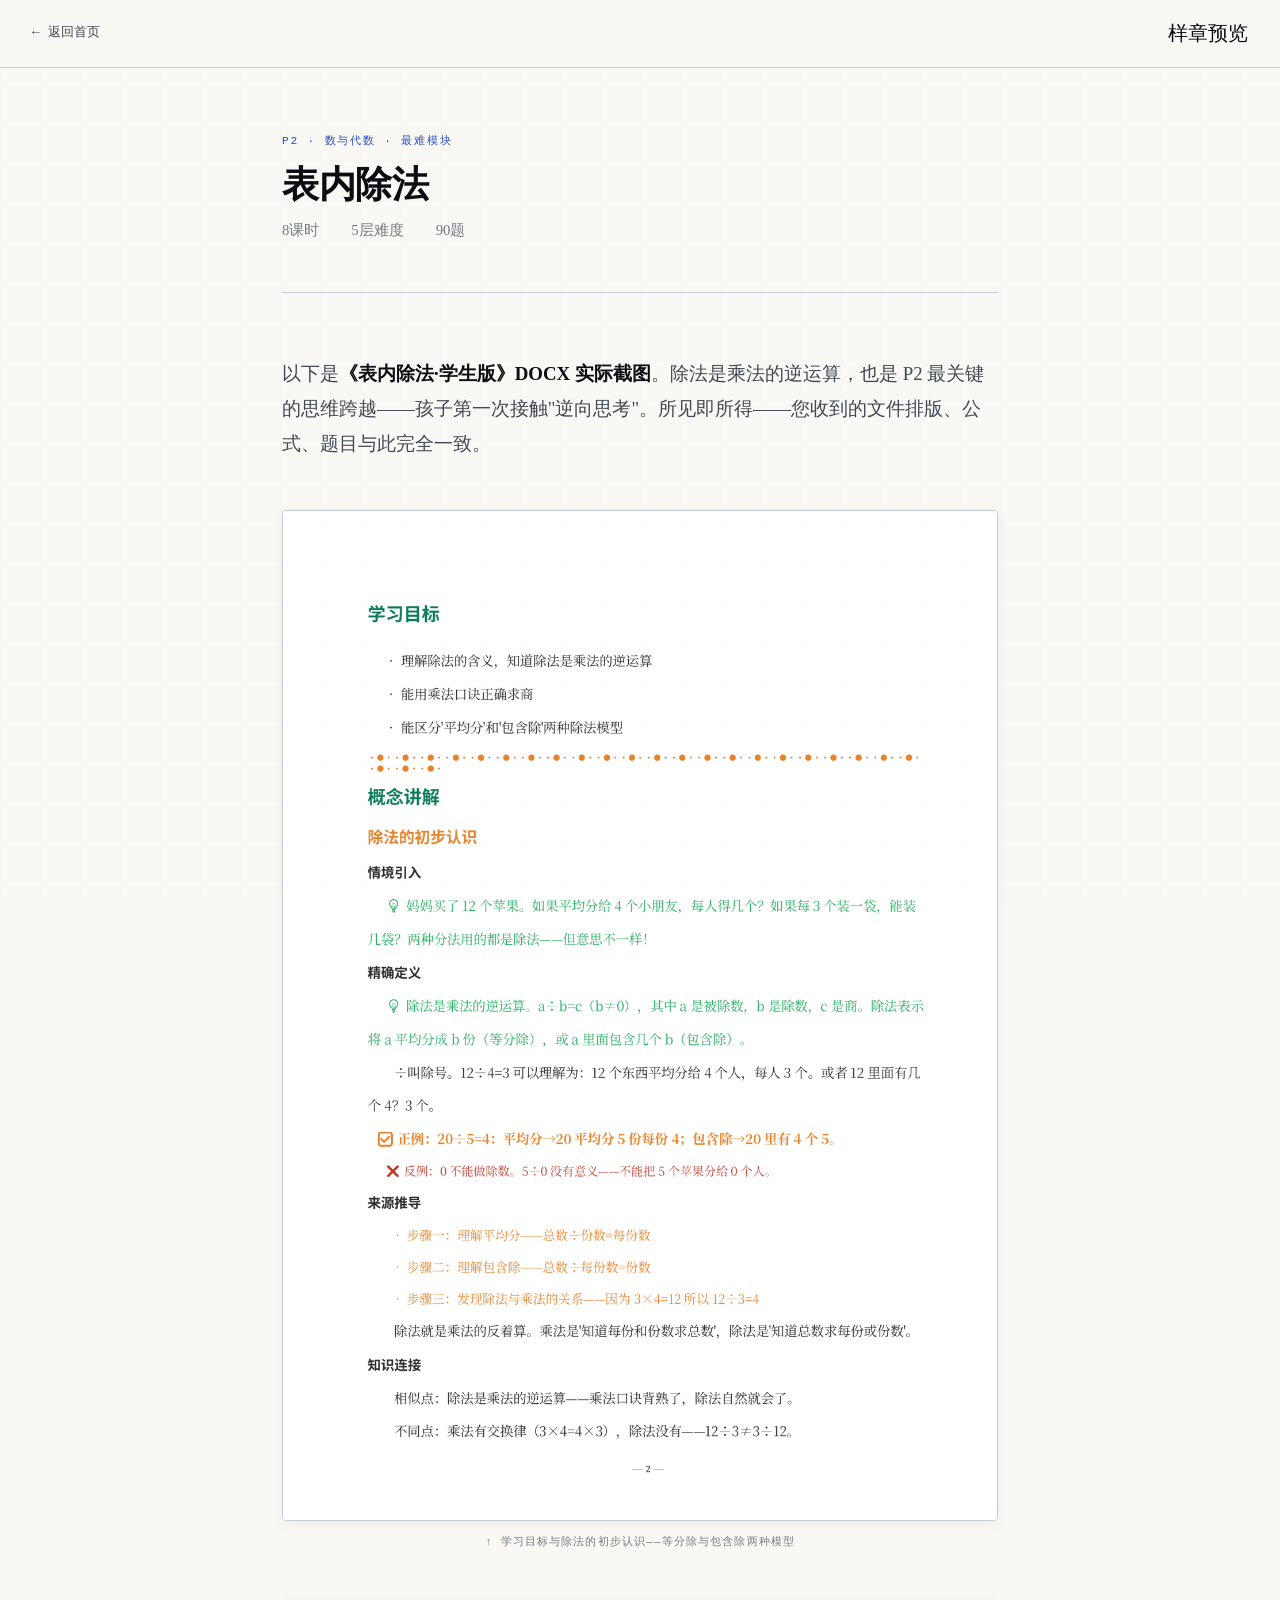
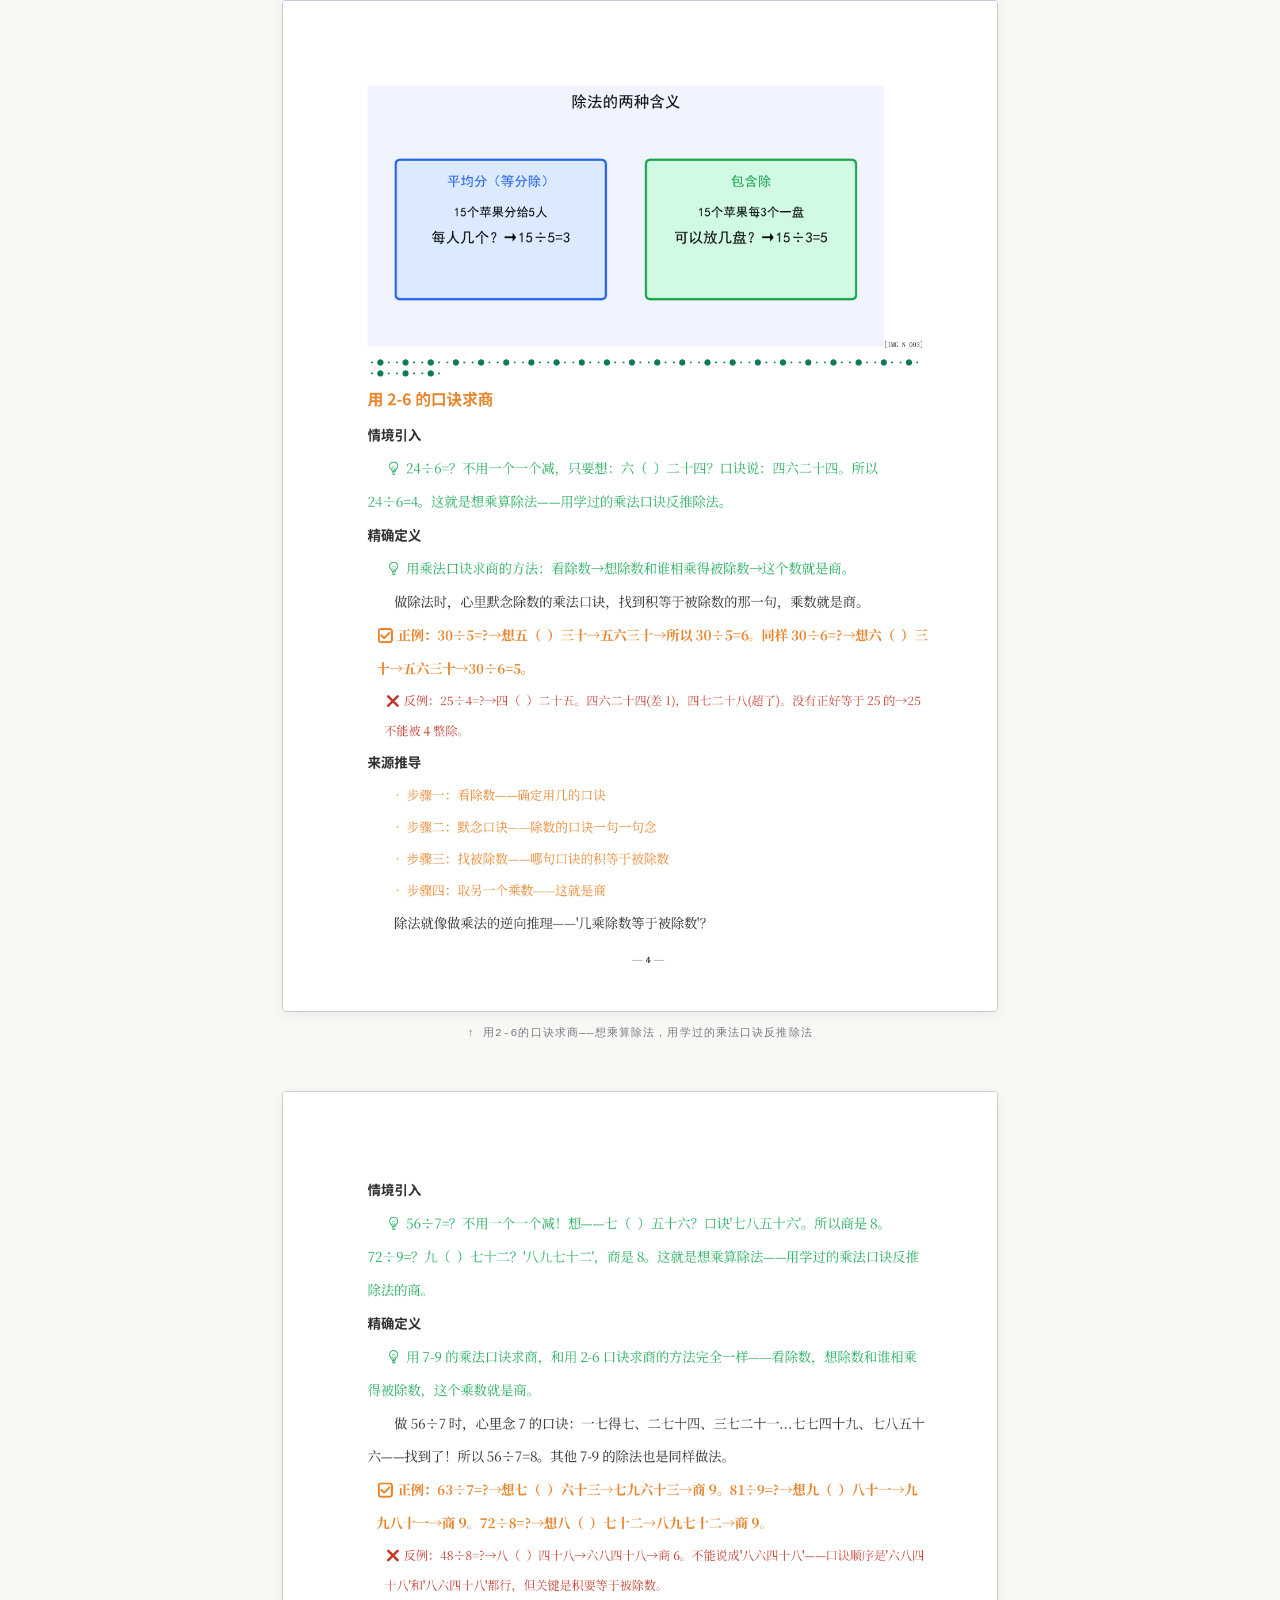
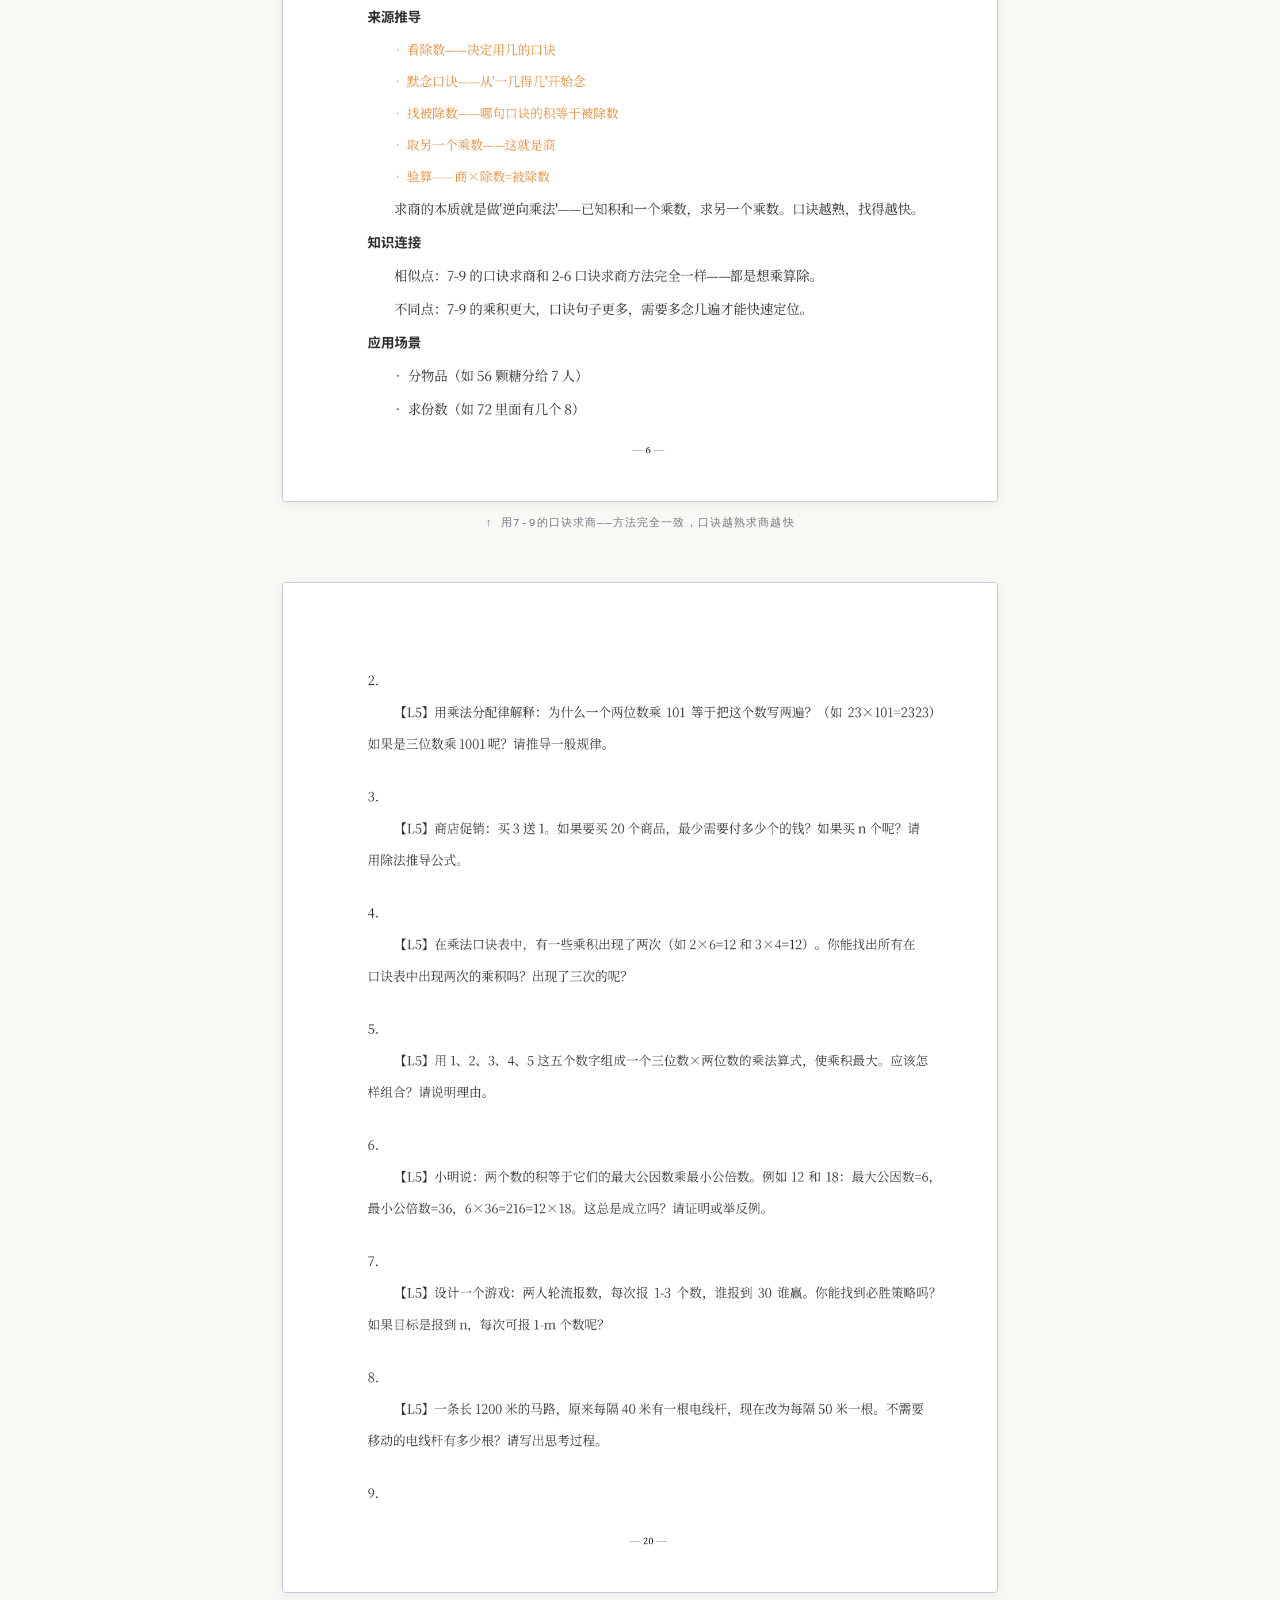
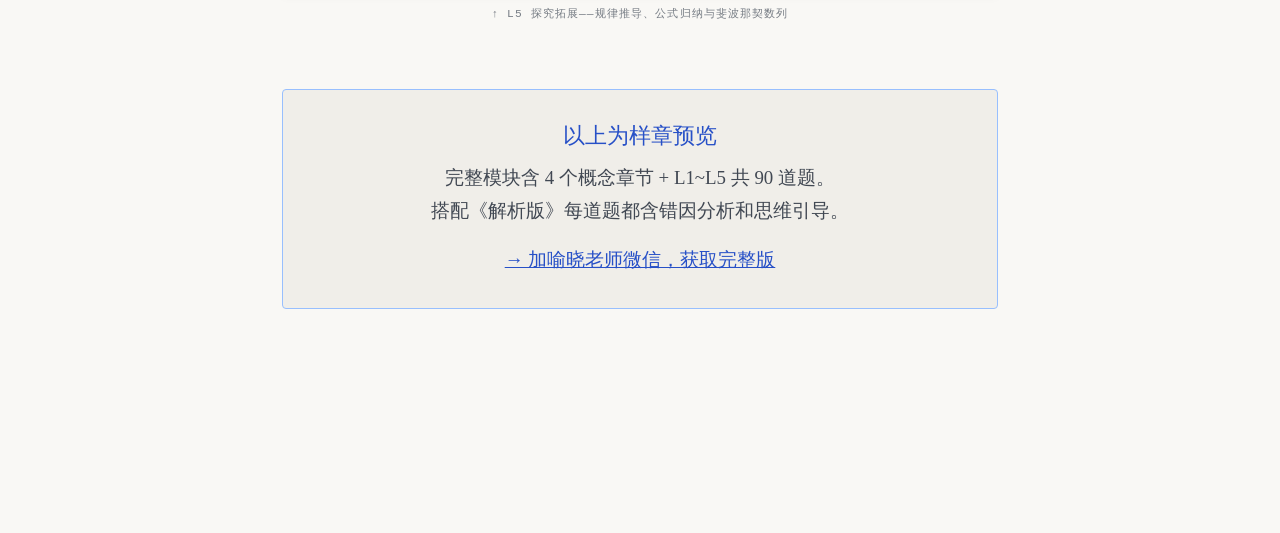
<file: sample-p2.html>
﻿<!DOCTYPE html>
<html lang="zh-CN">
<head>
<meta charset="UTF-8">
<meta name="viewport" content="width=device-width, initial-scale=1.0">
<title>表内除法 · 样章 — 喻晓数学</title>
<meta name="description" content="二年级最难模块样章：从乘法到除法的逆向思维跨越。DOCX实际截图，所见即所得。">
<meta property="og:title" content="表内除法 · 样章 — 喻晓数学">
<meta property="og:description" content="从乘法到除法的逆向思维跨越。DOCX实际截图，所见即所得。">
<meta property="og:image" content="https://yuxiao-math.cn/og-image.jpg">
<meta property="og:url" content="https://yuxiao-math.cn/sample-p2">
<meta property="og:type" content="article">
<meta property="og:site_name" content="喻晓数学">
<link rel="stylesheet" href="tokens.css">
<link rel="stylesheet" href="sample-common.css">
<style>
  .docx-gallery { margin-bottom: var(--space-3xl); }
  .docx-gallery figure { margin: 0 0 var(--space-2xl); text-align: center; }
  .docx-gallery img { width: 100%; height: auto; display: block; border: 0.5px solid var(--color-divider); border-radius: var(--radius-sm); box-shadow: 0 2px 12px oklch(0% 0 0 / 0.06); }
  .docx-gallery figcaption { font-family: var(--font-mono); font-size: var(--text-3xs); text-transform: uppercase; letter-spacing: 0.1em; color: var(--color-ink-3); margin-top: var(--space-sm); }
  .intro-text { font-size: var(--text-base); color: var(--color-ink-2); line-height: 1.85; margin-bottom: var(--space-2xl); }
</style>
</head>
<body>
<nav class="sample-nav"><a href="index.html" class="back">← 返回首页</a><span class="title">样章预览</span></nav>
<div class="sample-container">

<header class="sample-header">
  <div class="module-tag">P2 · 数与代数 · 最难模块</div>
  <h1>表内除法</h1>
  <div class="meta"><span>8课时</span><span>5层难度</span><span>90题</span></div>
</header>

<div class="intro-text">
  以下是<strong>《表内除法·学生版》DOCX 实际截图</strong>。除法是乘法的逆运算，也是 P2 最关键的思维跨越——孩子第一次接触"逆向思考"。所见即所得——您收到的文件排版、公式、题目与此完全一致。
</div>

<div class="docx-gallery">
  <figure>
    <img src="images/p2-obj.png" alt="学习目标与除法的初步认识" loading="lazy">
    <figcaption>↑ 学习目标与除法的初步认识——等分除与包含除两种模型</figcaption>
  </figure>
  <figure>
    <img src="images/p2-koujue26.png" alt="用2-6的口诀求商" loading="lazy">
    <figcaption>↑ 用2-6的口诀求商——想乘算除法，用学过的乘法口诀反推除法</figcaption>
  </figure>
  <figure>
    <img src="images/p2-koujue79.png" alt="用7-9的口诀求商" loading="lazy">
    <figcaption>↑ 用7-9的口诀求商——方法完全一致，口诀越熟求商越快</figcaption>
  </figure>
  <figure>
    <img src="images/p2-l5.png" alt="L5探究拓展挑战题" loading="lazy">
    <figcaption>↑ L5 探究拓展——规律推导、公式归纳与斐波那契数列</figcaption>
  </figure>
</div>

<div class="preview-note"><h3>以上为样章预览</h3><p>完整模块含 4 个概念章节 + L1~L5 共 90 道题。<br>搭配《解析版》每道题都含错因分析和思维引导。</p><p style="margin-top:var(--space-md)"><a href="index.html#cta">→ 加喻晓老师微信，获取完整版</a></p></div>
</div>
</body>
</html>
</file>
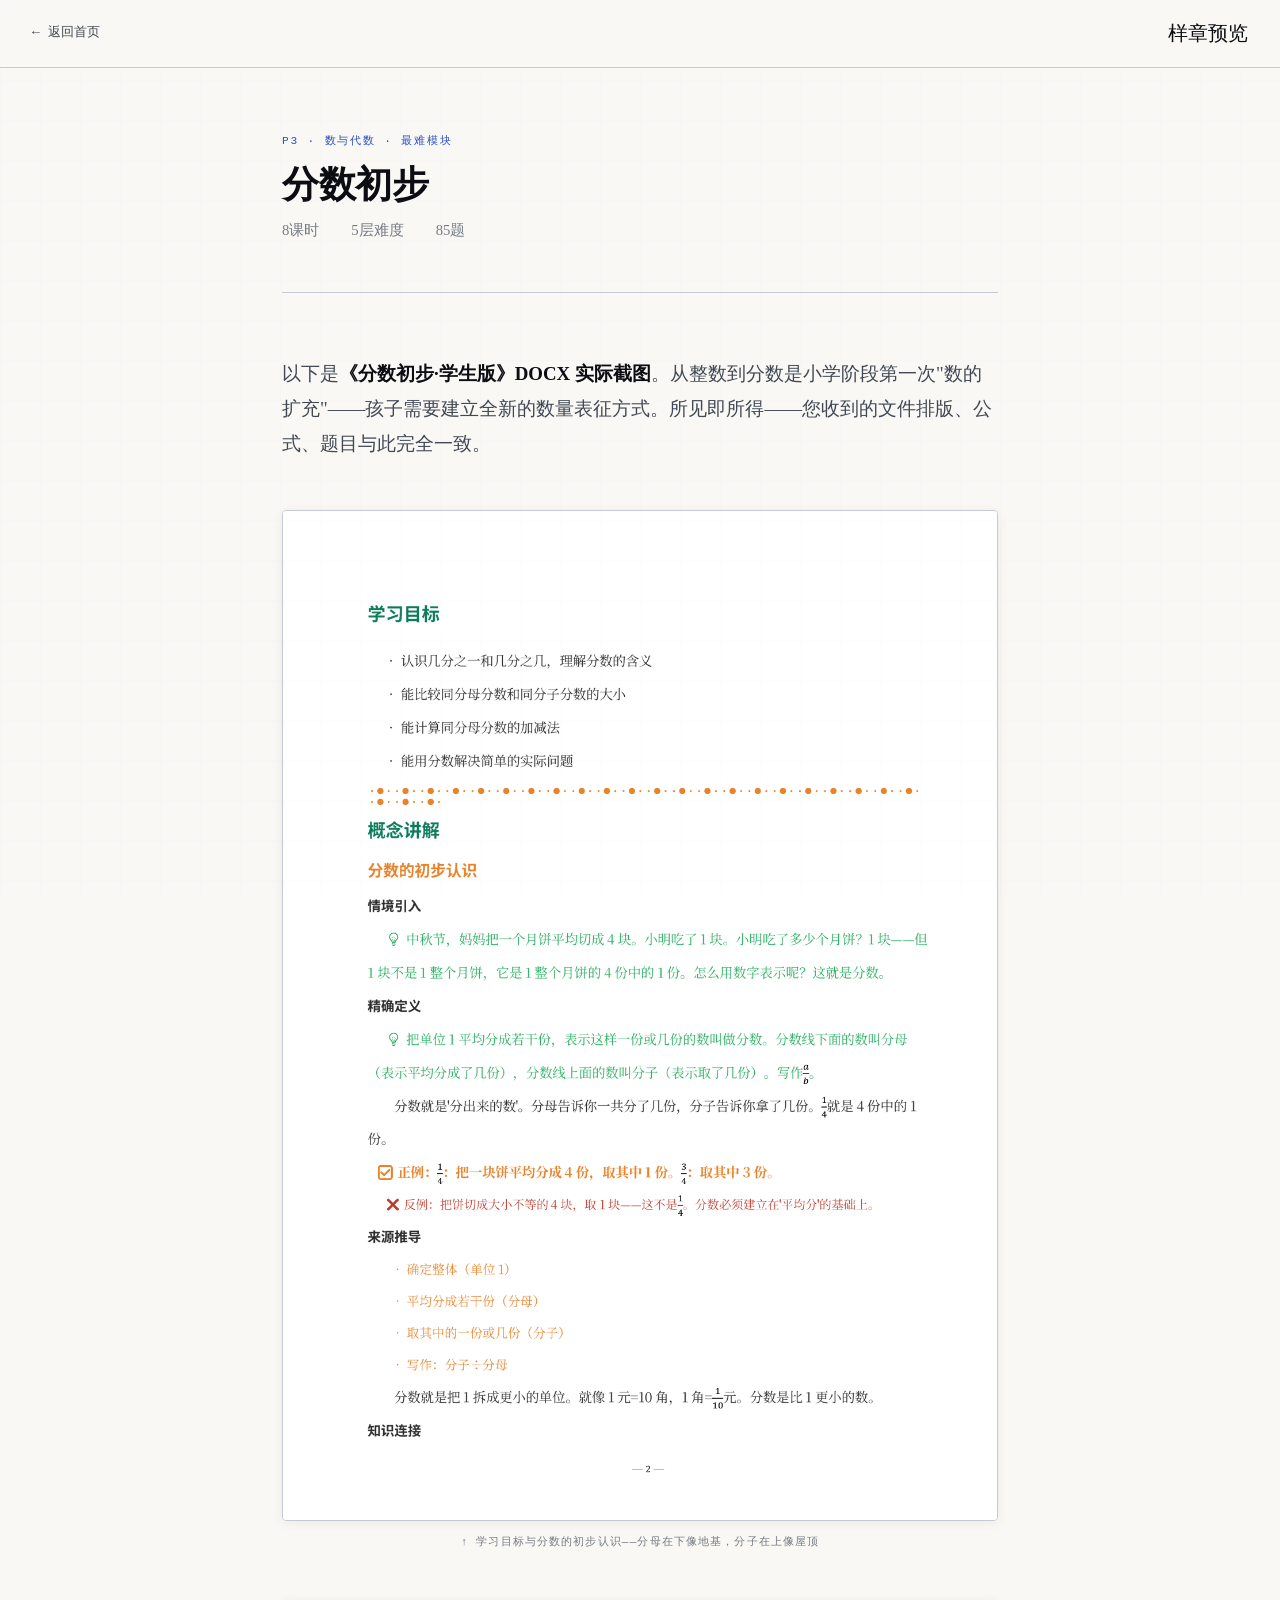
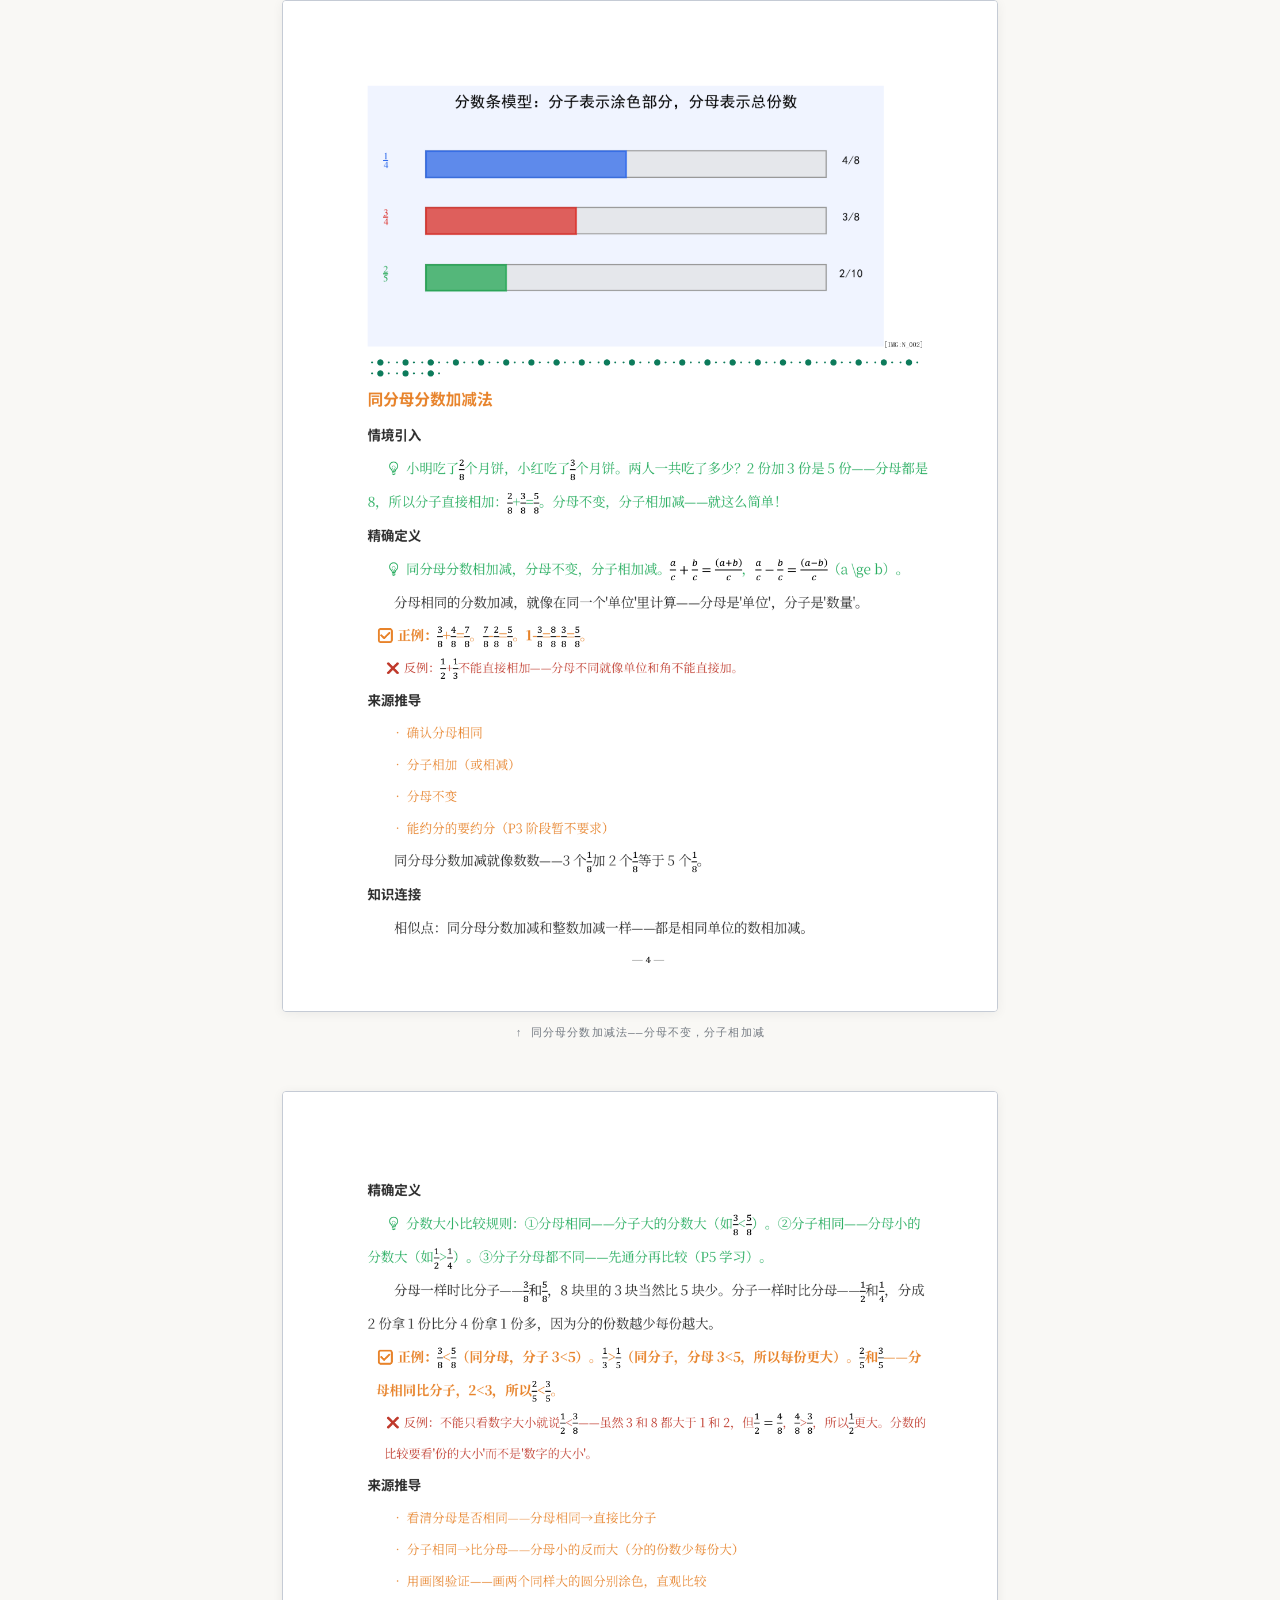
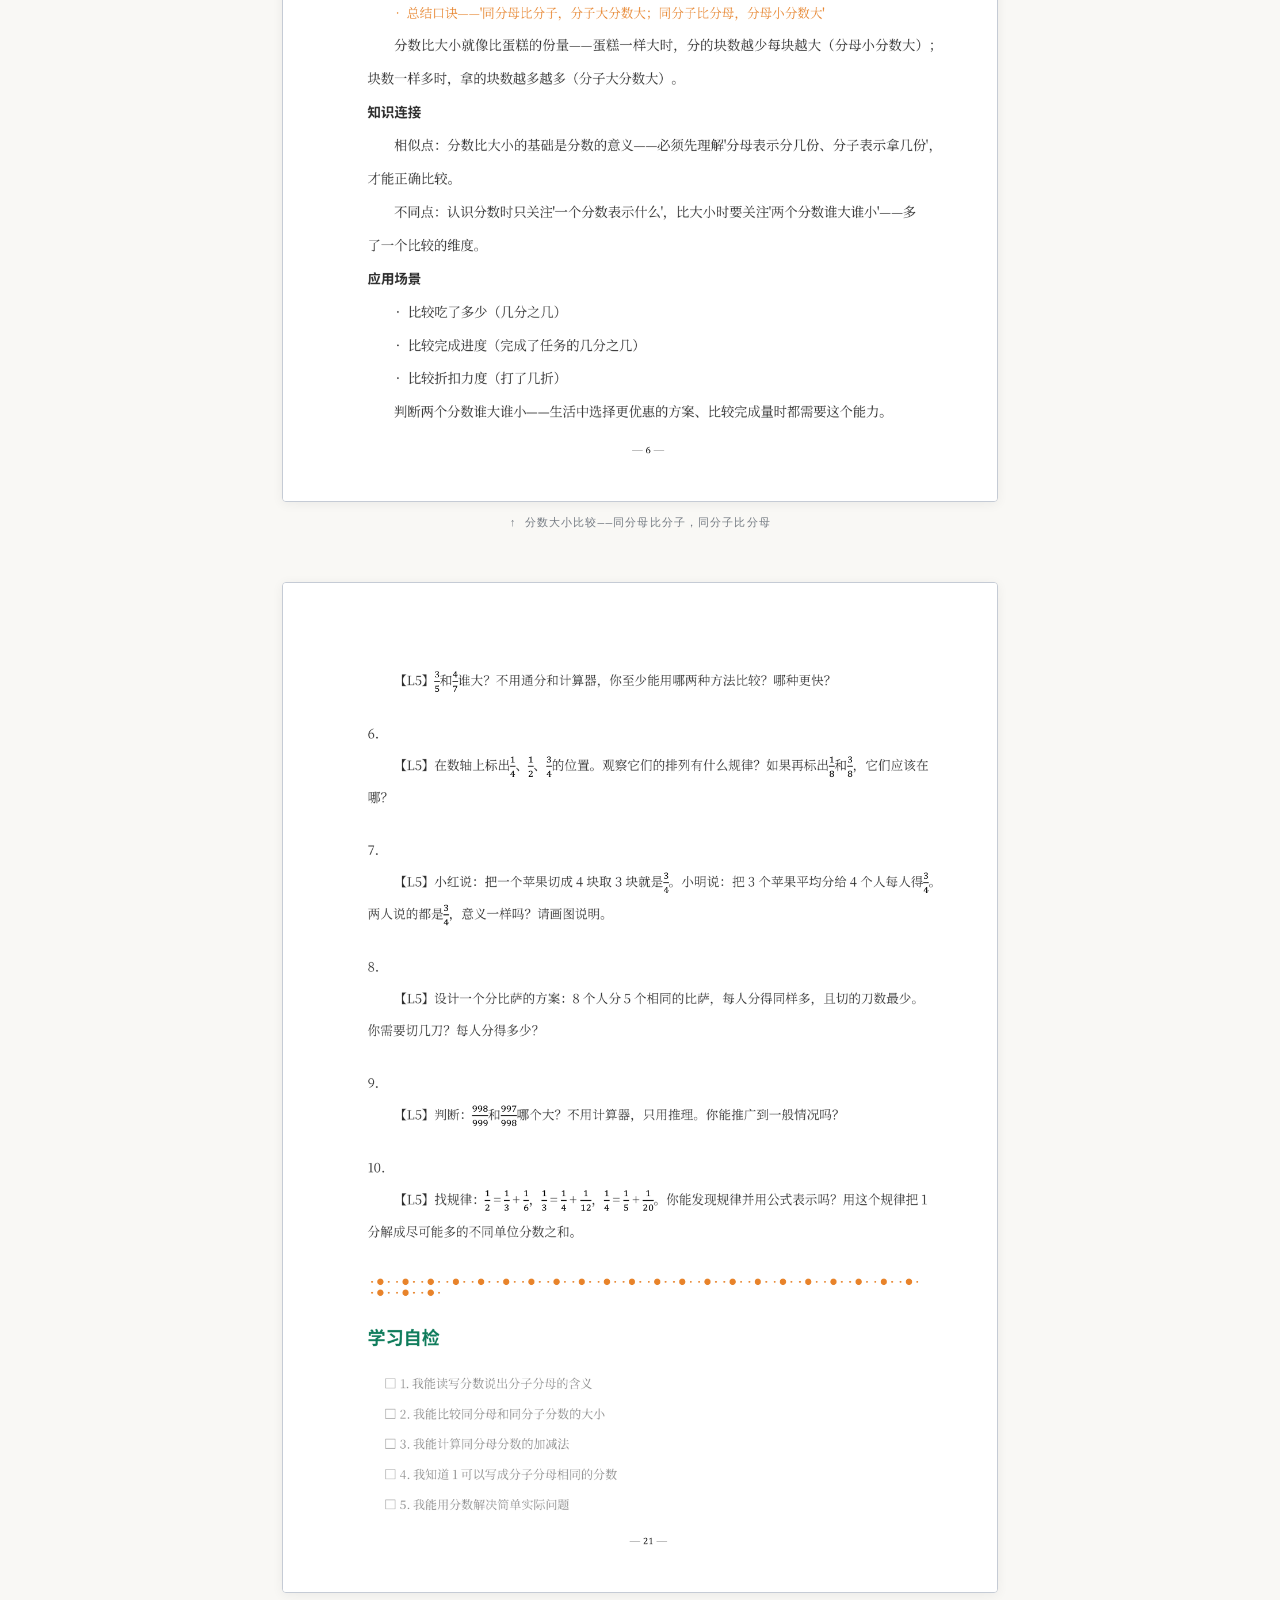
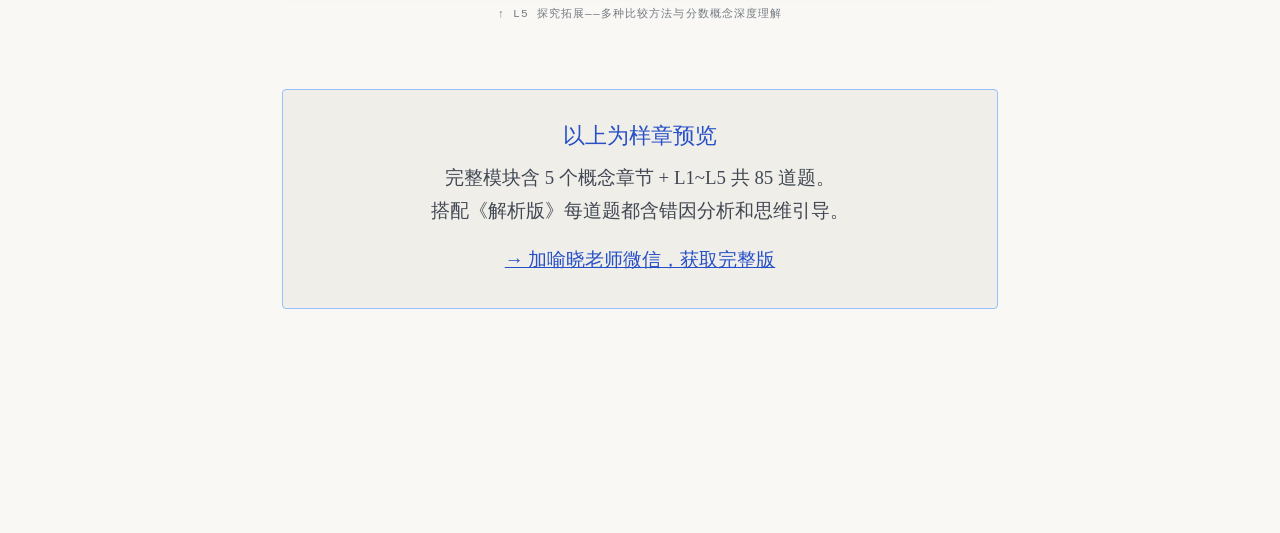
<file: sample-p3.html>
﻿<!DOCTYPE html>
<html lang="zh-CN">
<head>
<meta charset="UTF-8">
<meta name="viewport" content="width=device-width, initial-scale=1.0">
<title>分数初步 · 样章 — 喻晓数学</title>
<meta name="description" content="三年级最难模块样章：从整数到有理数——第一次数的扩充。DOCX实际截图，所见即所得。">
<meta property="og:title" content="分数初步 · 样章 — 喻晓数学">
<meta property="og:description" content="从整数到有理数——第一次数的扩充。DOCX实际截图，所见即所得。">
<meta property="og:image" content="https://yuxiao-math.cn/og-image.jpg">
<meta property="og:url" content="https://yuxiao-math.cn/sample-p3">
<meta property="og:type" content="article">
<meta property="og:site_name" content="喻晓数学">
<link rel="stylesheet" href="tokens.css">
<link rel="stylesheet" href="sample-common.css">
<style>
  .docx-gallery { margin-bottom: var(--space-3xl); }
  .docx-gallery figure { margin: 0 0 var(--space-2xl); text-align: center; }
  .docx-gallery img { width: 100%; height: auto; display: block; border: 0.5px solid var(--color-divider); border-radius: var(--radius-sm); box-shadow: 0 2px 12px oklch(0% 0 0 / 0.06); }
  .docx-gallery figcaption { font-family: var(--font-mono); font-size: var(--text-3xs); text-transform: uppercase; letter-spacing: 0.1em; color: var(--color-ink-3); margin-top: var(--space-sm); }
  .intro-text { font-size: var(--text-base); color: var(--color-ink-2); line-height: 1.85; margin-bottom: var(--space-2xl); }
</style>
</head>
<body>
<nav class="sample-nav"><a href="index.html" class="back">← 返回首页</a><span class="title">样章预览</span></nav>
<div class="sample-container">

<header class="sample-header">
  <div class="module-tag">P3 · 数与代数 · 最难模块</div>
  <h1>分数初步</h1>
  <div class="meta"><span>8课时</span><span>5层难度</span><span>85题</span></div>
</header>

<div class="intro-text">
  以下是<strong>《分数初步·学生版》DOCX 实际截图</strong>。从整数到分数是小学阶段第一次"数的扩充"——孩子需要建立全新的数量表征方式。所见即所得——您收到的文件排版、公式、题目与此完全一致。
</div>

<div class="docx-gallery">
  <figure>
    <img src="images/p3-obj.png" alt="学习目标与分数的初步认识" loading="lazy">
    <figcaption>↑ 学习目标与分数的初步认识——分母在下像地基，分子在上像屋顶</figcaption>
  </figure>
  <figure>
    <img src="images/p3-tongfen.png" alt="同分母分数加减法" loading="lazy">
    <figcaption>↑ 同分母分数加减法——分母不变，分子相加减</figcaption>
  </figure>
  <figure>
    <img src="images/p3-bijiao.png" alt="分数大小比较" loading="lazy">
    <figcaption>↑ 分数大小比较——同分母比分子，同分子比分母</figcaption>
  </figure>
  <figure>
    <img src="images/p3-l5.png" alt="L5探究拓展挑战题" loading="lazy">
    <figcaption>↑ L5 探究拓展——多种比较方法与分数概念深度理解</figcaption>
  </figure>
</div>

<div class="preview-note"><h3>以上为样章预览</h3><p>完整模块含 5 个概念章节 + L1~L5 共 85 道题。<br>搭配《解析版》每道题都含错因分析和思维引导。</p><p style="margin-top:var(--space-md)"><a href="index.html#cta">→ 加喻晓老师微信，获取完整版</a></p></div>
</div>
</body>
</html>
</file>
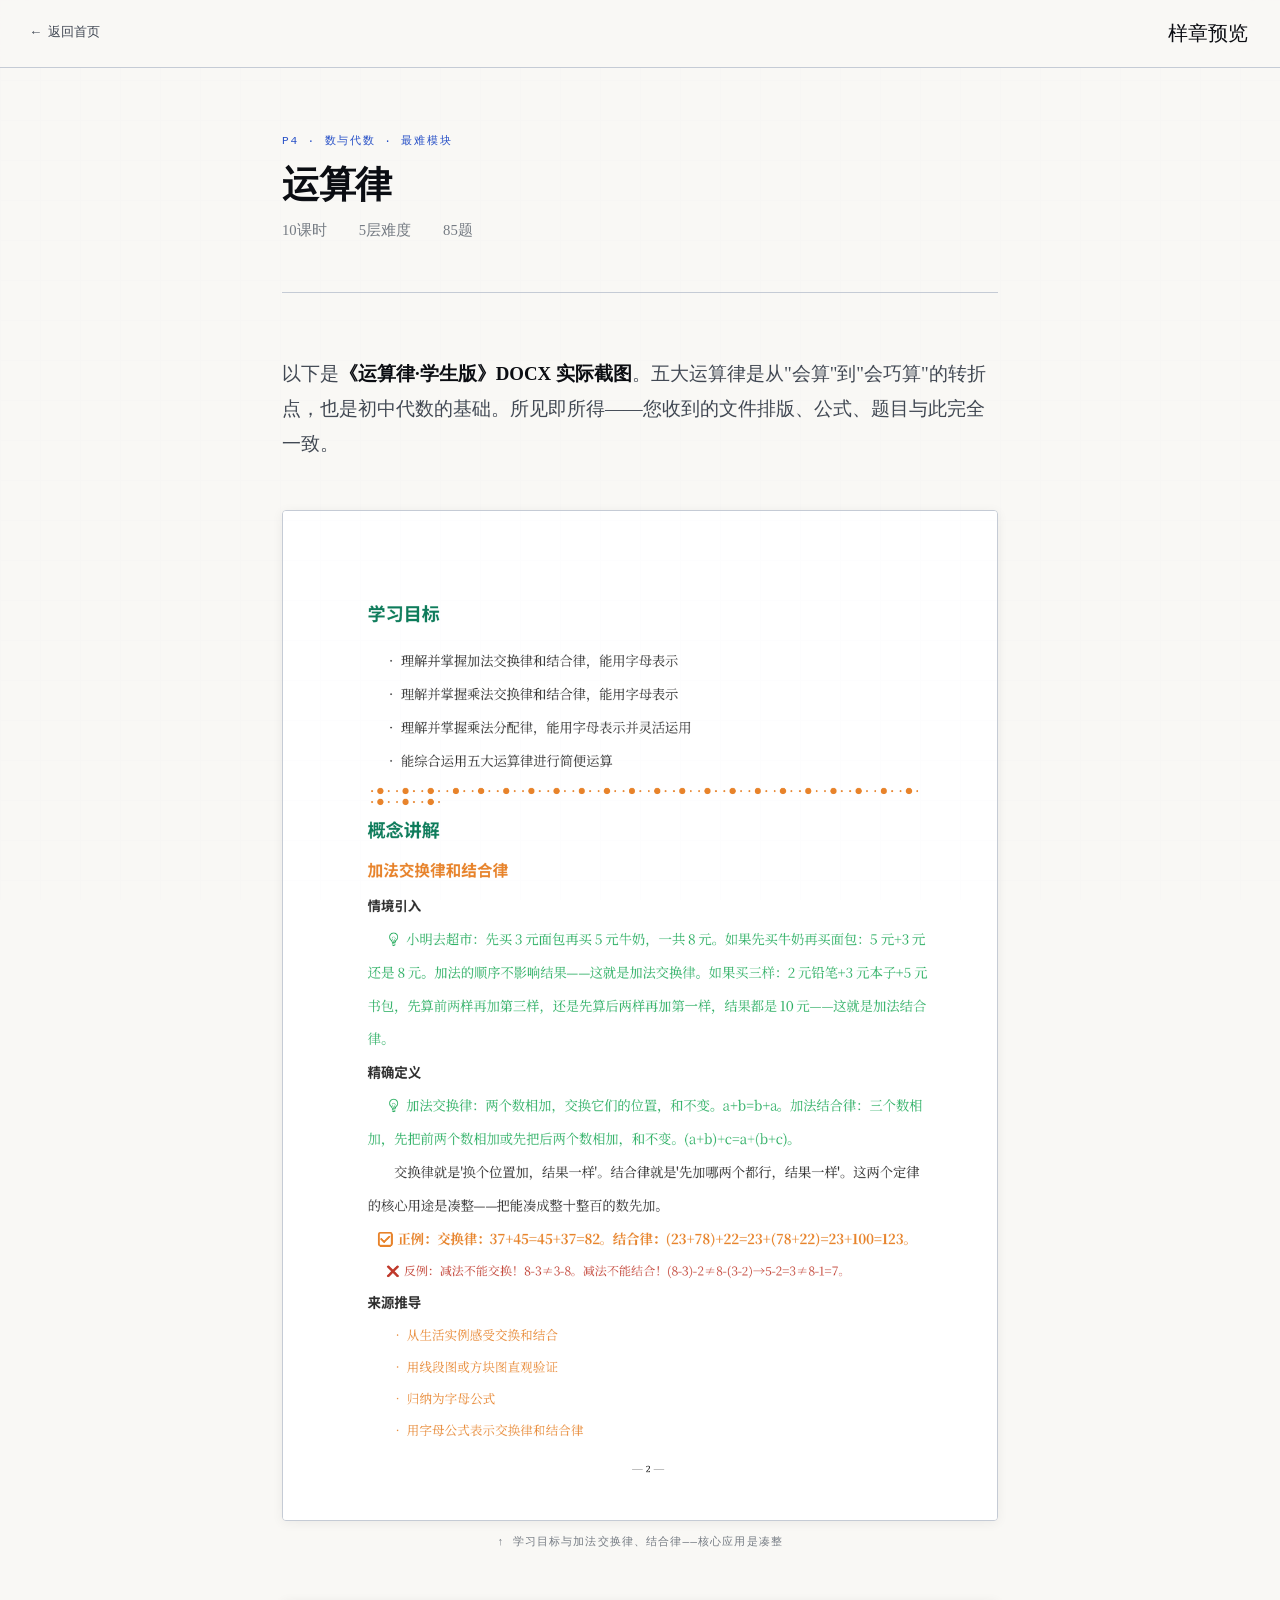
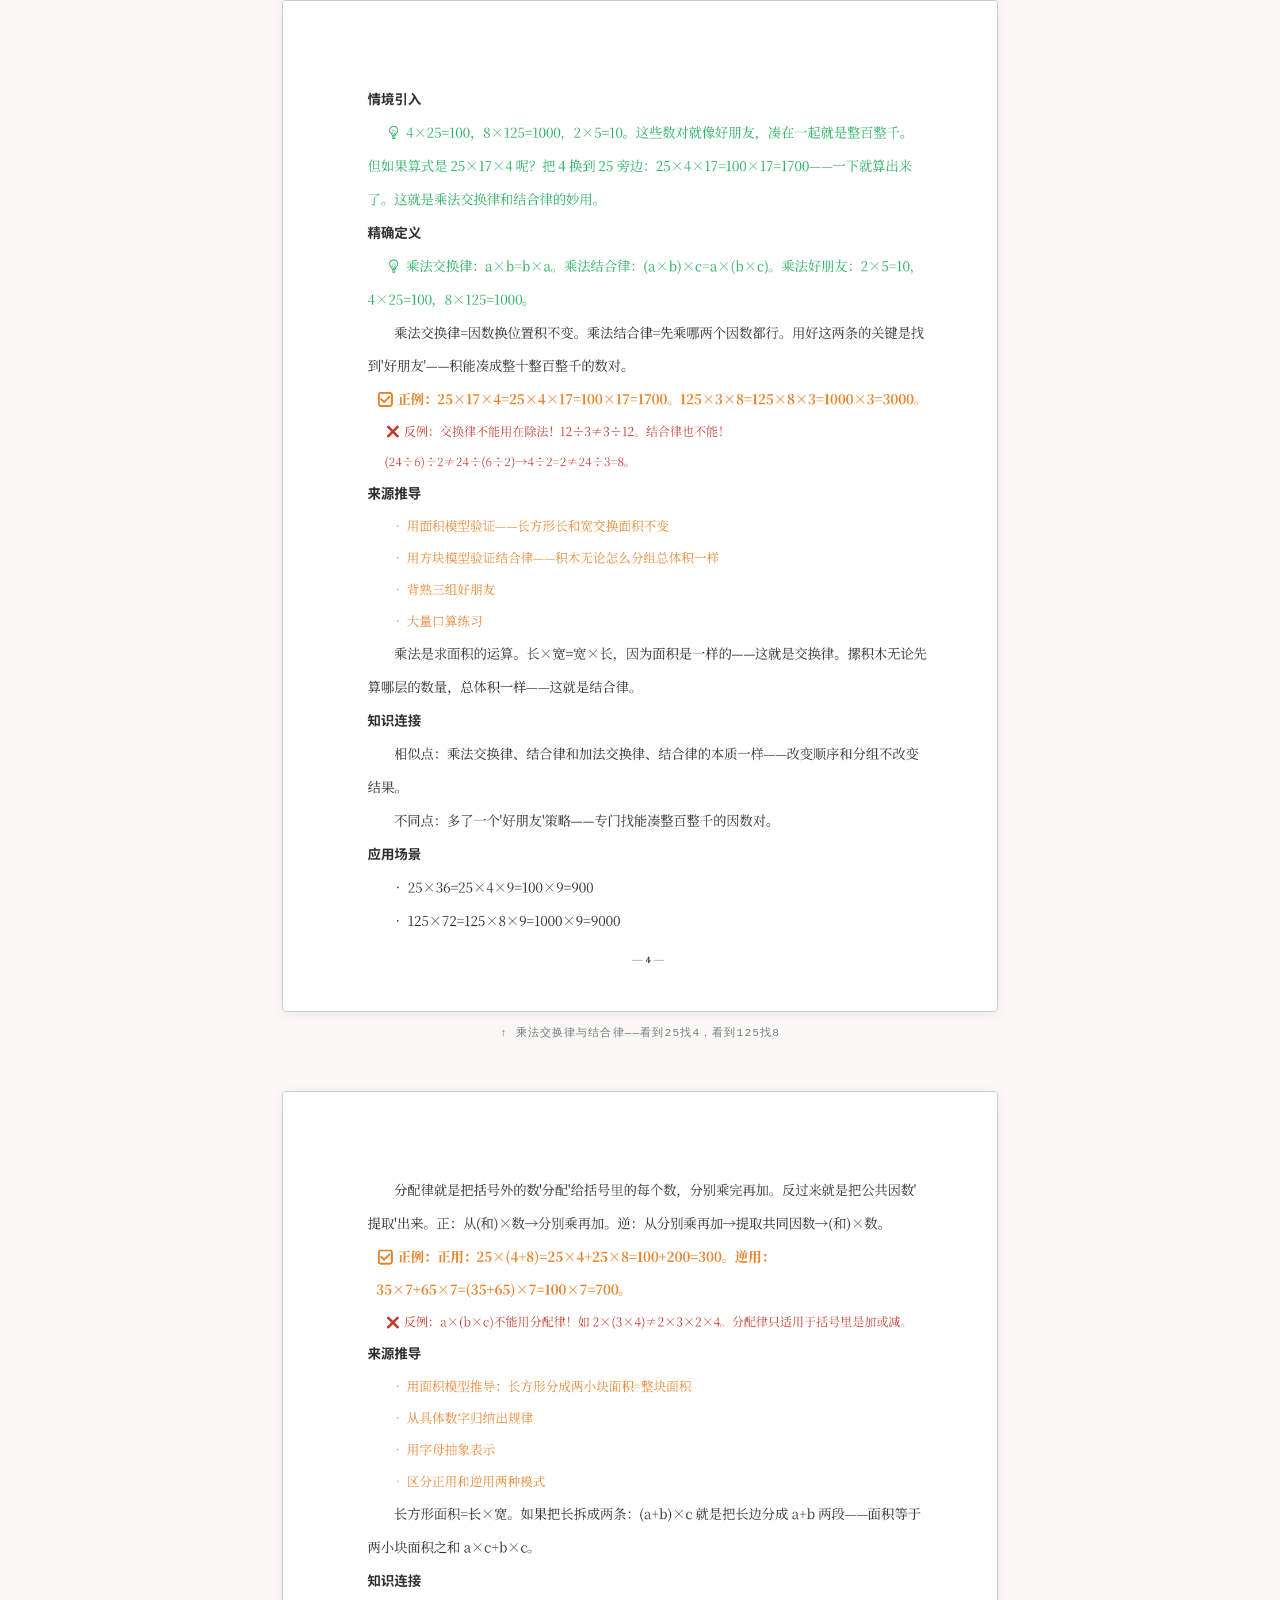
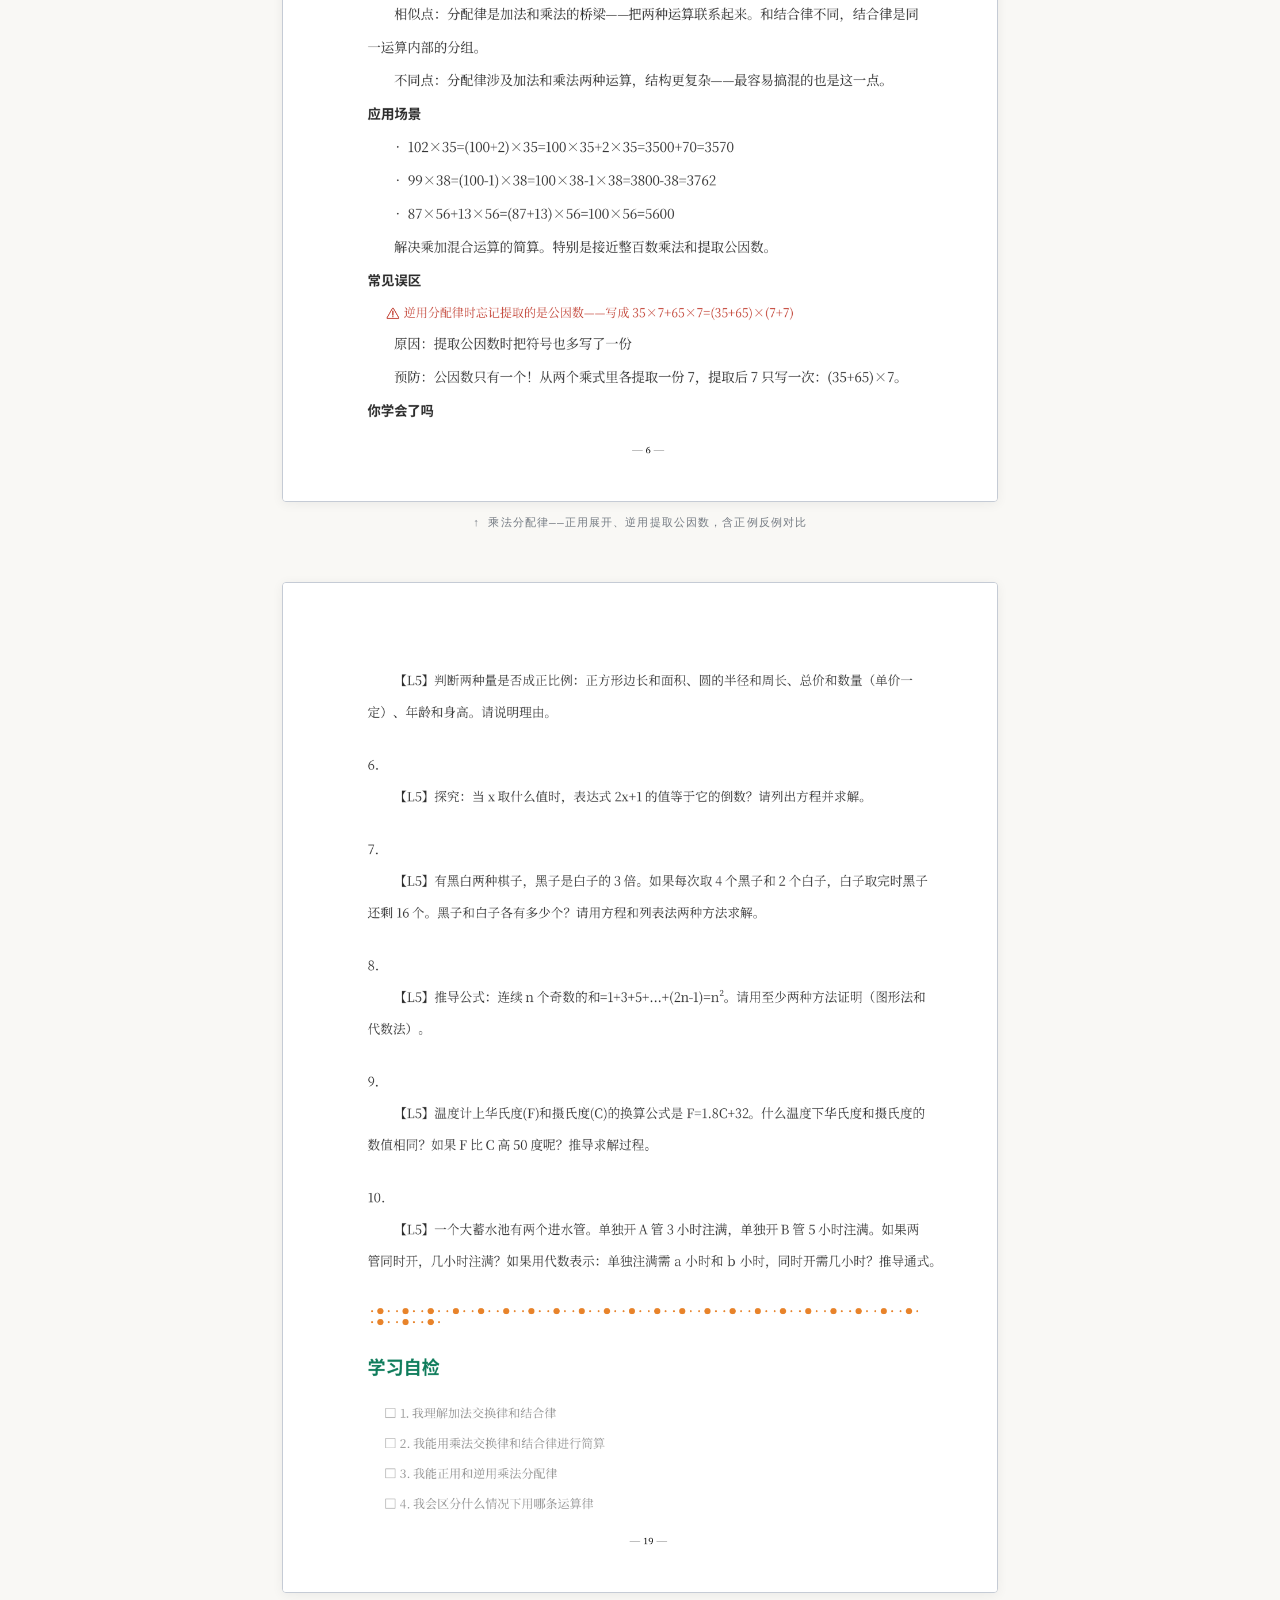
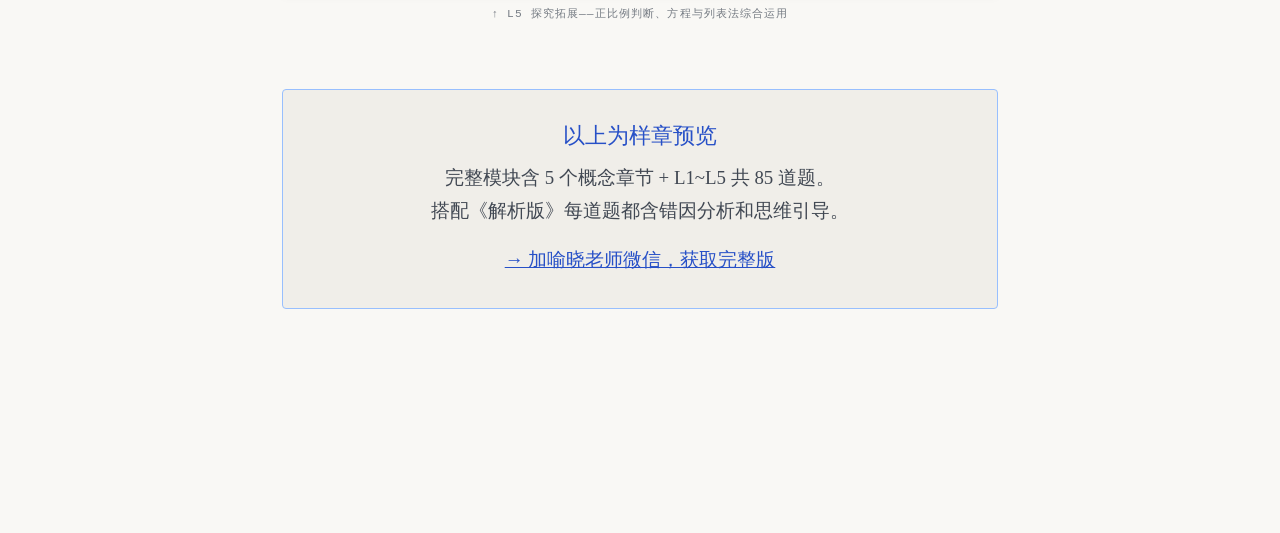
<file: sample-p4.html>
﻿<!DOCTYPE html>
<html lang="zh-CN">
<head>
<meta charset="UTF-8">
<meta name="viewport" content="width=device-width, initial-scale=1.0">
<title>运算律 · 样章 — 喻晓数学</title>
<meta name="description" content="四年级最难模块样章：从会算到会巧算——五大运算律。DOCX实际截图，所见即所得。">
<meta property="og:title" content="运算律 · 样章 — 喻晓数学">
<meta property="og:description" content="从会算到会巧算——五大运算律。DOCX实际截图，所见即所得。">
<meta property="og:image" content="https://yuxiao-math.cn/og-image.jpg">
<meta property="og:url" content="https://yuxiao-math.cn/sample-p4">
<meta property="og:type" content="article">
<meta property="og:site_name" content="喻晓数学">
<link rel="stylesheet" href="tokens.css">
<link rel="stylesheet" href="sample-common.css">
<style>
  .docx-gallery { margin-bottom: var(--space-3xl); }
  .docx-gallery figure { margin: 0 0 var(--space-2xl); text-align: center; }
  .docx-gallery img { width: 100%; height: auto; display: block; border: 0.5px solid var(--color-divider); border-radius: var(--radius-sm); box-shadow: 0 2px 12px oklch(0% 0 0 / 0.06); }
  .docx-gallery figcaption { font-family: var(--font-mono); font-size: var(--text-3xs); text-transform: uppercase; letter-spacing: 0.1em; color: var(--color-ink-3); margin-top: var(--space-sm); }
  .intro-text { font-size: var(--text-base); color: var(--color-ink-2); line-height: 1.85; margin-bottom: var(--space-2xl); }
</style>
</head>
<body>
<nav class="sample-nav"><a href="index.html" class="back">← 返回首页</a><span class="title">样章预览</span></nav>
<div class="sample-container">

<header class="sample-header">
  <div class="module-tag">P4 · 数与代数 · 最难模块</div>
  <h1>运算律</h1>
  <div class="meta"><span>10课时</span><span>5层难度</span><span>85题</span></div>
</header>

<div class="intro-text">
  以下是<strong>《运算律·学生版》DOCX 实际截图</strong>。五大运算律是从"会算"到"会巧算"的转折点，也是初中代数的基础。所见即所得——您收到的文件排版、公式、题目与此完全一致。
</div>

<div class="docx-gallery">
  <figure>
    <img src="images/p4-obj.png" alt="学习目标与加法运算律" loading="lazy">
    <figcaption>↑ 学习目标与加法交换律、结合律——核心应用是凑整</figcaption>
  </figure>
  <figure>
    <img src="images/p4-chengfa.png" alt="乘法交换律与结合律" loading="lazy">
    <figcaption>↑ 乘法交换律与结合律——看到25找4，看到125找8</figcaption>
  </figure>
  <figure>
    <img src="images/p4-fenpei.png" alt="乘法分配律" loading="lazy">
    <figcaption>↑ 乘法分配律——正用展开、逆用提取公因数，含正例反例对比</figcaption>
  </figure>
  <figure>
    <img src="images/p4-l5.png" alt="L5探究拓展挑战题" loading="lazy">
    <figcaption>↑ L5 探究拓展——正比例判断、方程与列表法综合运用</figcaption>
  </figure>
</div>

<div class="preview-note"><h3>以上为样章预览</h3><p>完整模块含 5 个概念章节 + L1~L5 共 85 道题。<br>搭配《解析版》每道题都含错因分析和思维引导。</p><p style="margin-top:var(--space-md)"><a href="index.html#cta">→ 加喻晓老师微信，获取完整版</a></p></div>
</div>
</body>
</html>
</file>
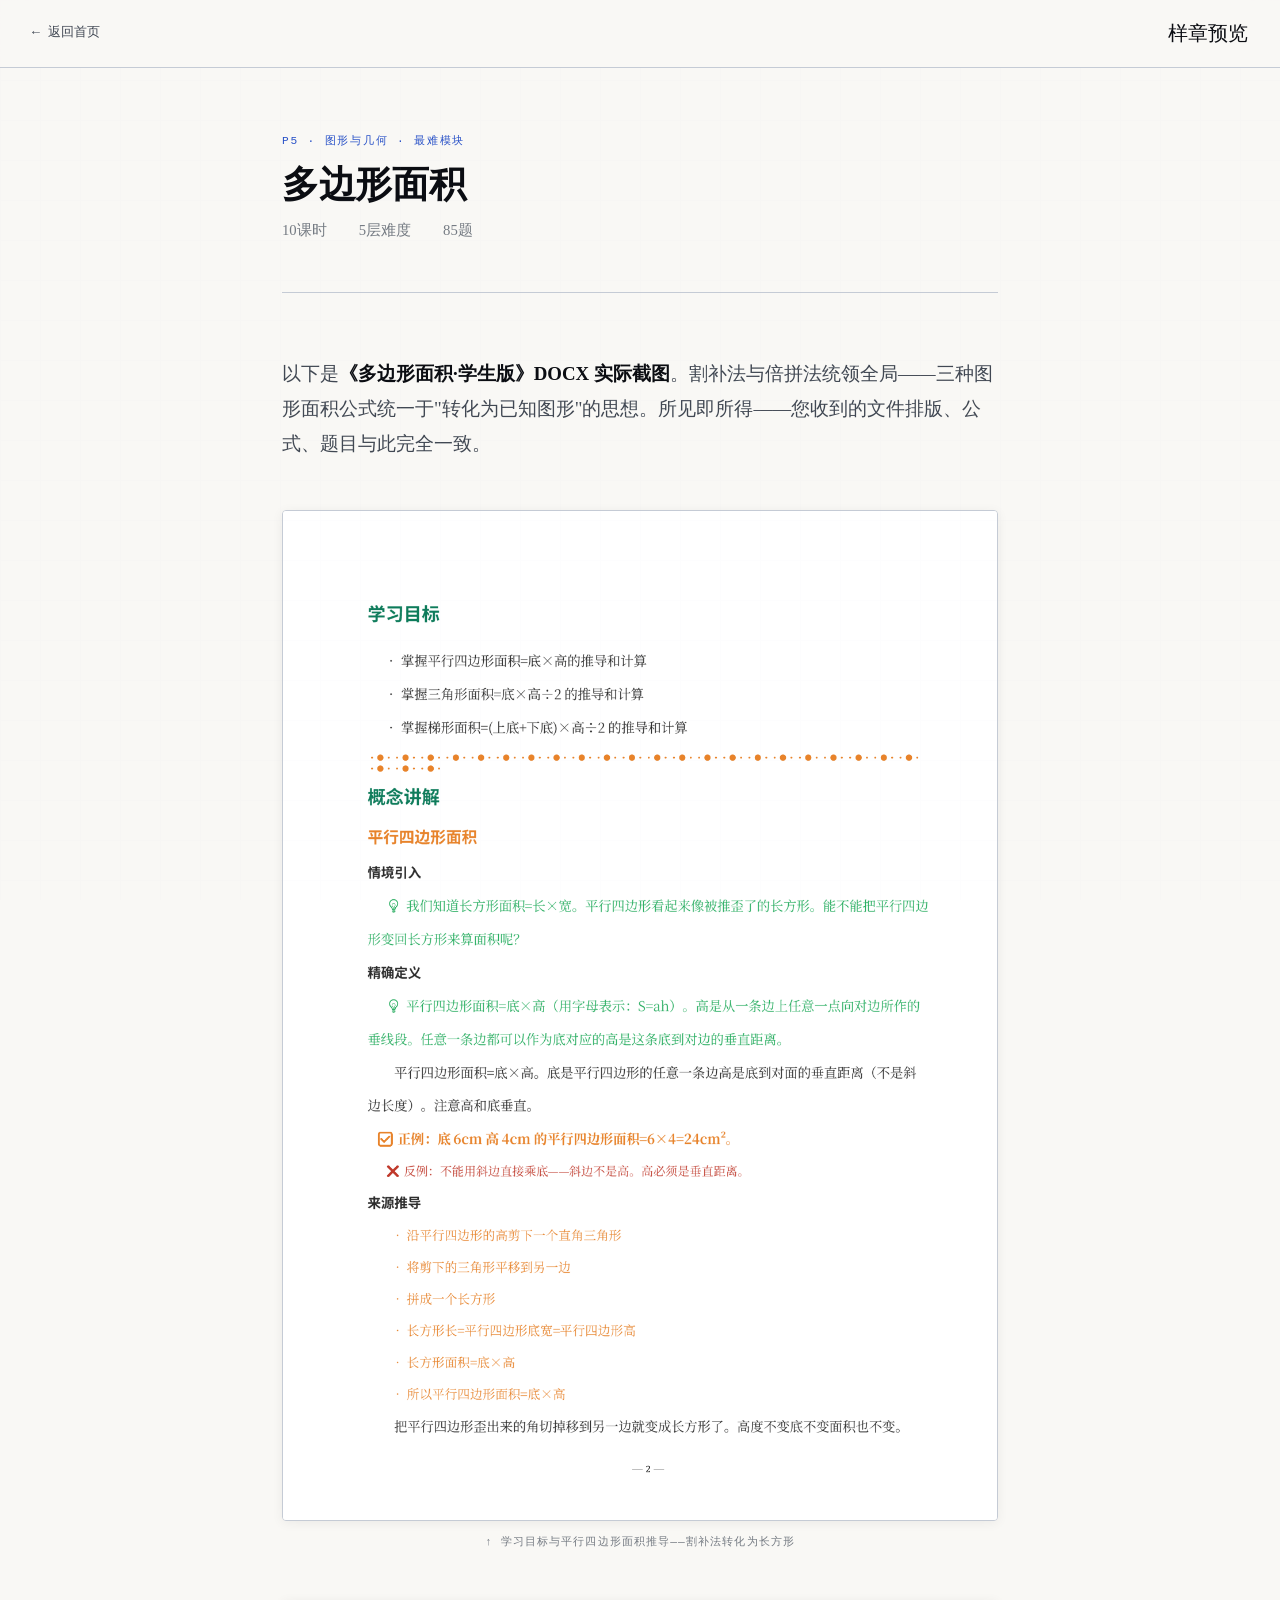
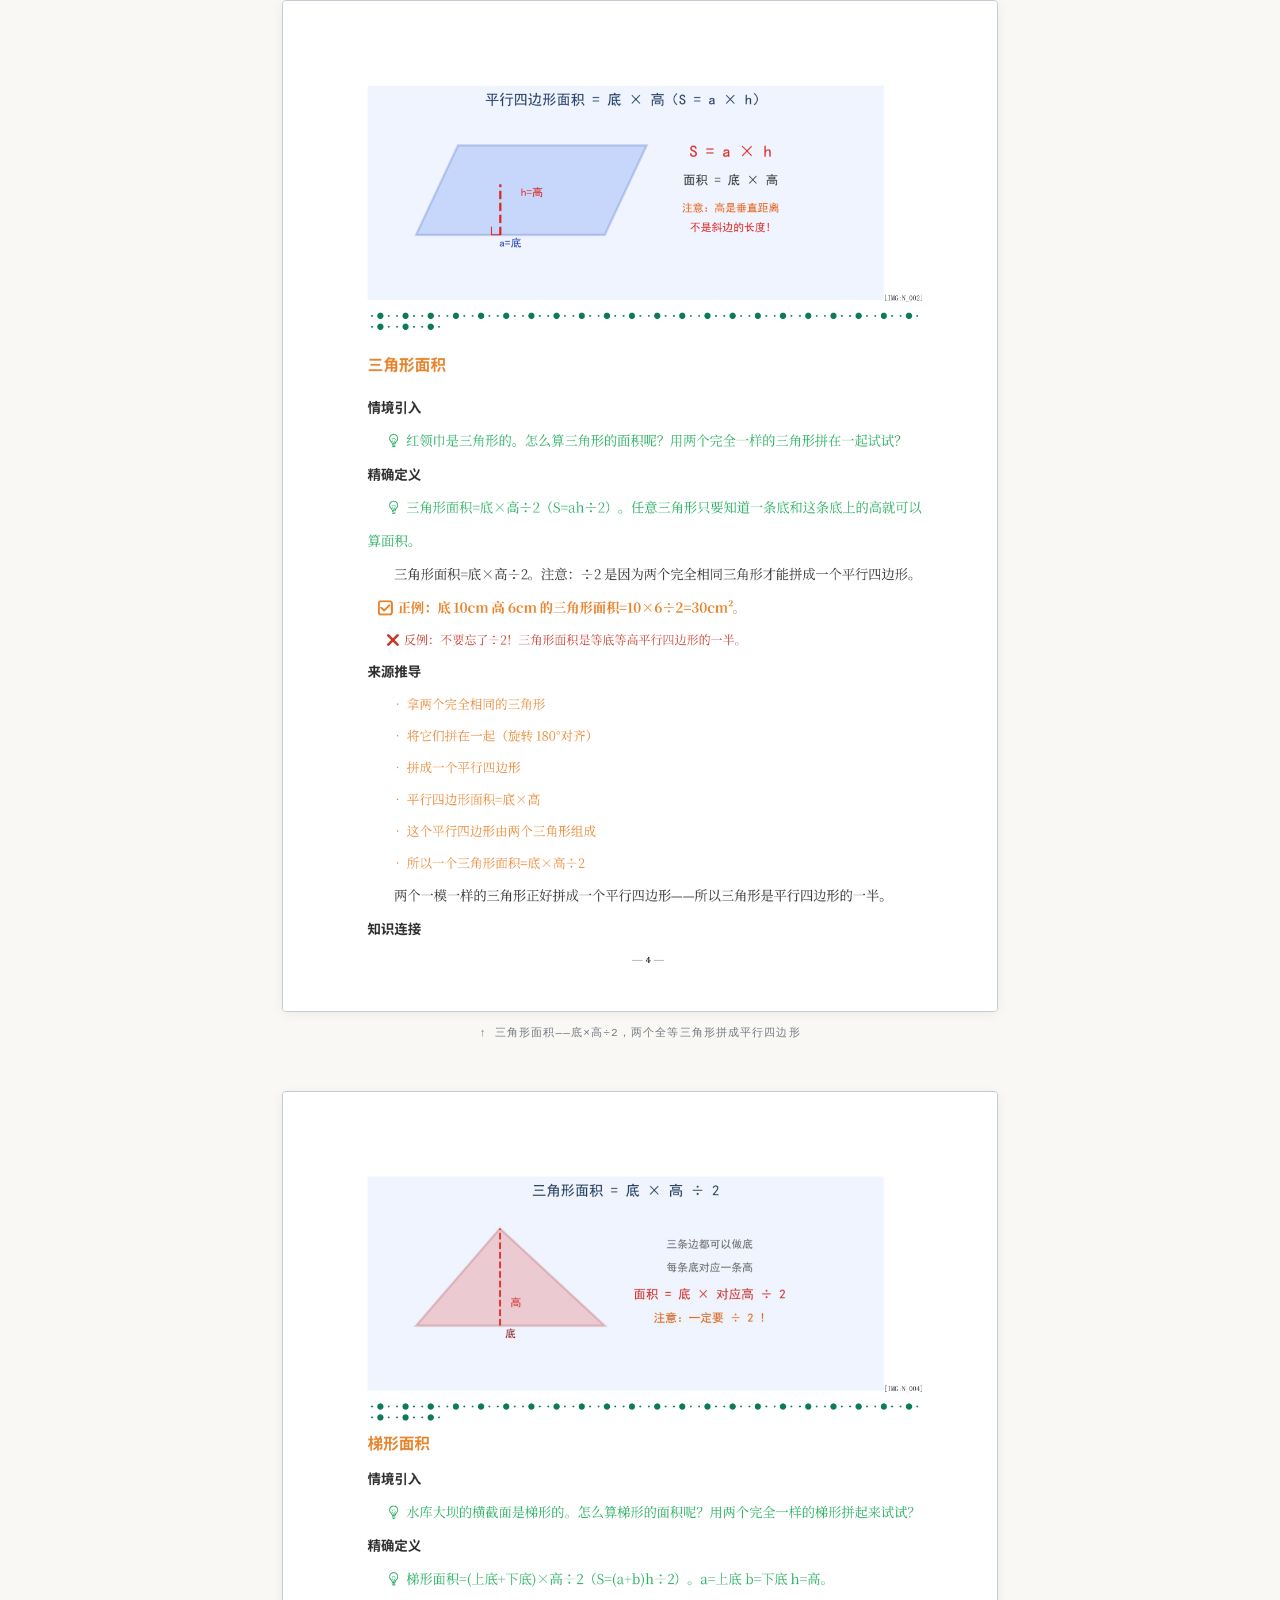
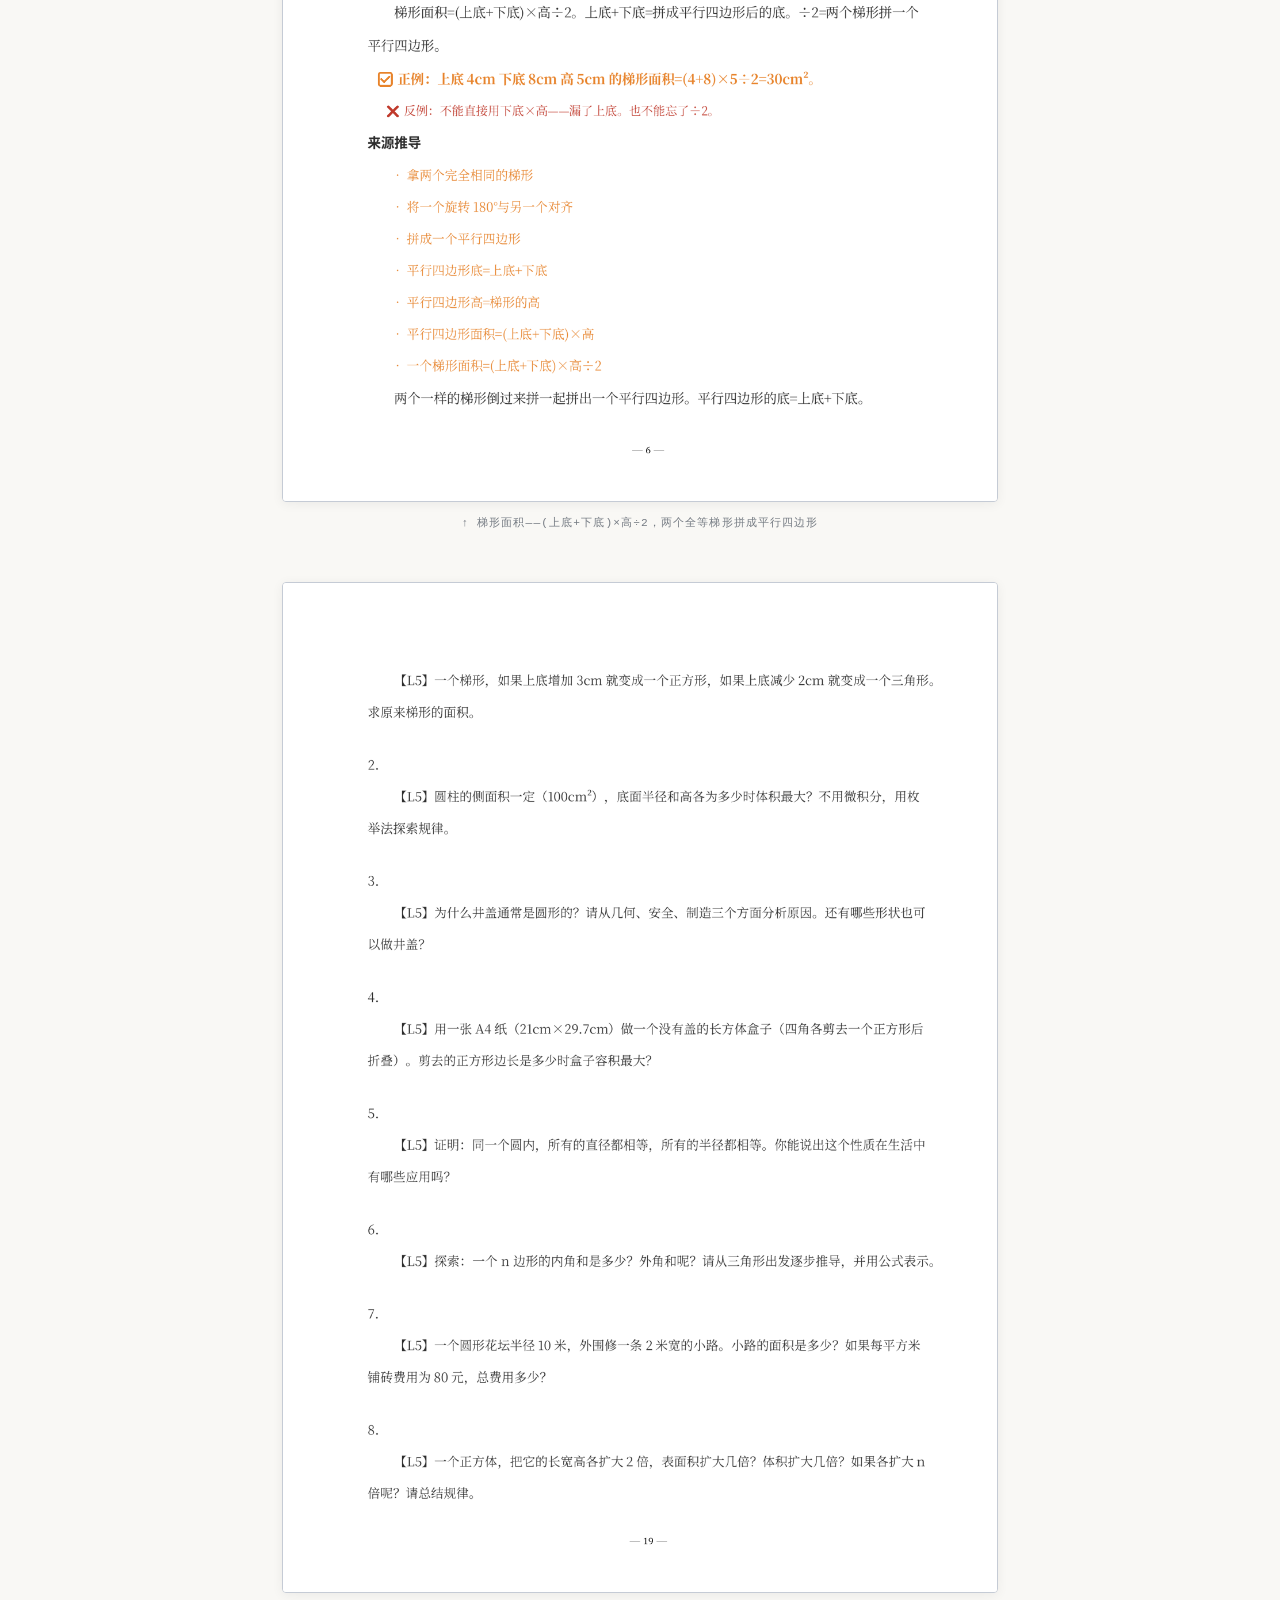
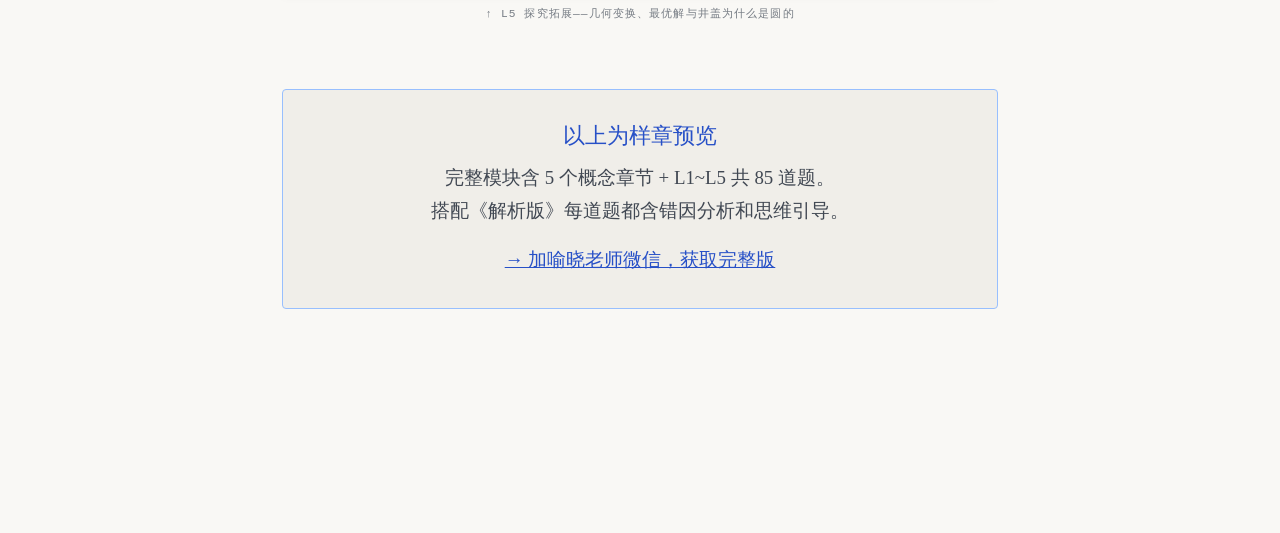
<file: sample-p5.html>
﻿<!DOCTYPE html>
<html lang="zh-CN">
<head>
<meta charset="UTF-8">
<meta name="viewport" content="width=device-width, initial-scale=1.0">
<title>多边形面积 · 样章 — 喻晓数学</title>
<meta name="description" content="五年级最难模块样章：割补法、倍拼法——转化思想统领全局。DOCX实际截图，所见即所得。">
<meta property="og:title" content="多边形面积 · 样章 — 喻晓数学">
<meta property="og:description" content="割补法、倍拼法——转化思想统领全局。DOCX实际截图，所见即所得。">
<meta property="og:image" content="https://yuxiao-math.cn/og-image.jpg">
<meta property="og:url" content="https://yuxiao-math.cn/sample-p5">
<meta property="og:type" content="article">
<meta property="og:site_name" content="喻晓数学">
<link rel="stylesheet" href="tokens.css">
<link rel="stylesheet" href="sample-common.css">
<style>
  .docx-gallery { margin-bottom: var(--space-3xl); }
  .docx-gallery figure { margin: 0 0 var(--space-2xl); text-align: center; }
  .docx-gallery img { width: 100%; height: auto; display: block; border: 0.5px solid var(--color-divider); border-radius: var(--radius-sm); box-shadow: 0 2px 12px oklch(0% 0 0 / 0.06); }
  .docx-gallery figcaption { font-family: var(--font-mono); font-size: var(--text-3xs); text-transform: uppercase; letter-spacing: 0.1em; color: var(--color-ink-3); margin-top: var(--space-sm); }
  .intro-text { font-size: var(--text-base); color: var(--color-ink-2); line-height: 1.85; margin-bottom: var(--space-2xl); }
</style>
</head>
<body>
<nav class="sample-nav"><a href="index.html" class="back">← 返回首页</a><span class="title">样章预览</span></nav>
<div class="sample-container">

<header class="sample-header">
  <div class="module-tag">P5 · 图形与几何 · 最难模块</div>
  <h1>多边形面积</h1>
  <div class="meta"><span>10课时</span><span>5层难度</span><span>85题</span></div>
</header>

<div class="intro-text">
  以下是<strong>《多边形面积·学生版》DOCX 实际截图</strong>。割补法与倍拼法统领全局——三种图形面积公式统一于"转化为已知图形"的思想。所见即所得——您收到的文件排版、公式、题目与此完全一致。
</div>

<div class="docx-gallery">
  <figure>
    <img src="images/p5-obj.png" alt="学习目标与平行四边形面积" loading="lazy">
    <figcaption>↑ 学习目标与平行四边形面积推导——割补法转化为长方形</figcaption>
  </figure>
  <figure>
    <img src="images/p5-sanjiao.png" alt="三角形面积推导" loading="lazy">
    <figcaption>↑ 三角形面积——底×高÷2，两个全等三角形拼成平行四边形</figcaption>
  </figure>
  <figure>
    <img src="images/p5-tixing.png" alt="梯形面积推导" loading="lazy">
    <figcaption>↑ 梯形面积——(上底+下底)×高÷2，两个全等梯形拼成平行四边形</figcaption>
  </figure>
  <figure>
    <img src="images/p5-l5.png" alt="L5探究拓展挑战题" loading="lazy">
    <figcaption>↑ L5 探究拓展——几何变换、最优解与井盖为什么是圆的</figcaption>
  </figure>
</div>

<div class="preview-note"><h3>以上为样章预览</h3><p>完整模块含 5 个概念章节 + L1~L5 共 85 道题。<br>搭配《解析版》每道题都含错因分析和思维引导。</p><p style="margin-top:var(--space-md)"><a href="index.html#cta">→ 加喻晓老师微信，获取完整版</a></p></div>
</div>
</body>
</html>
</file>
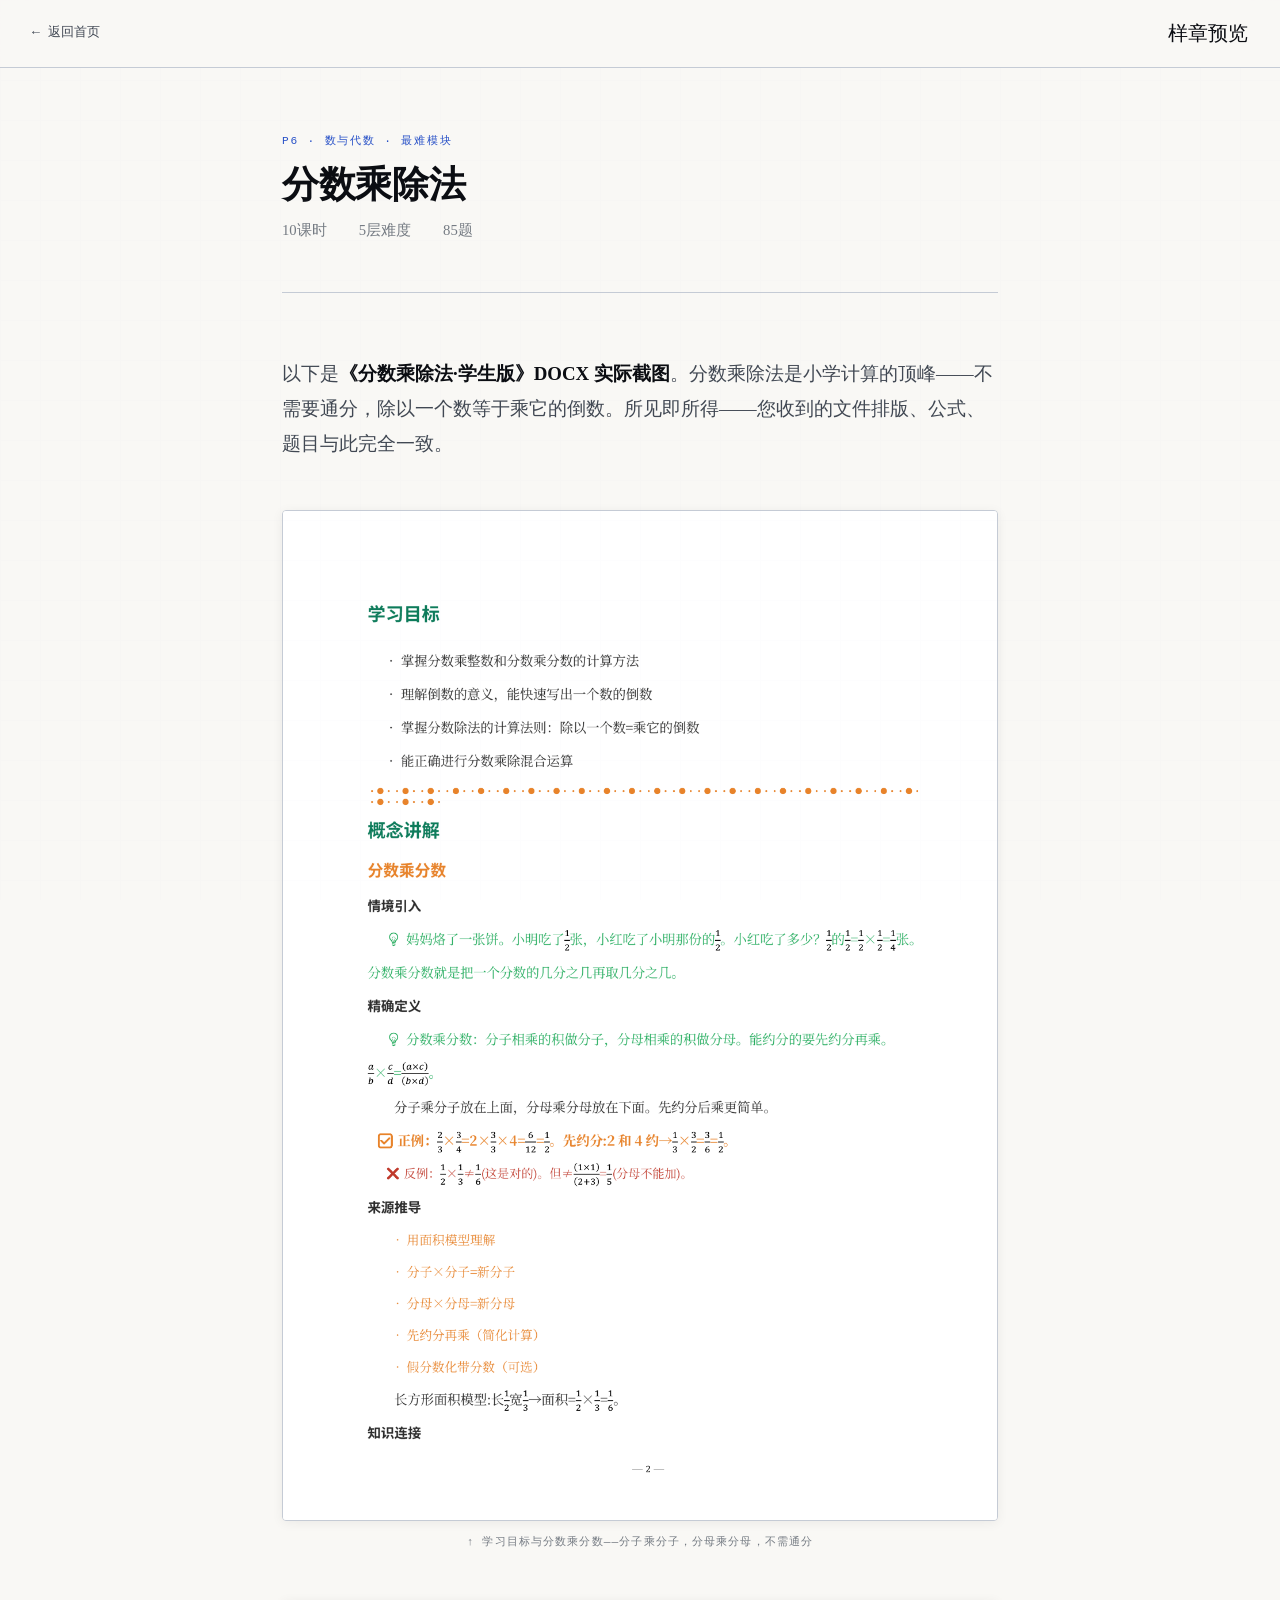
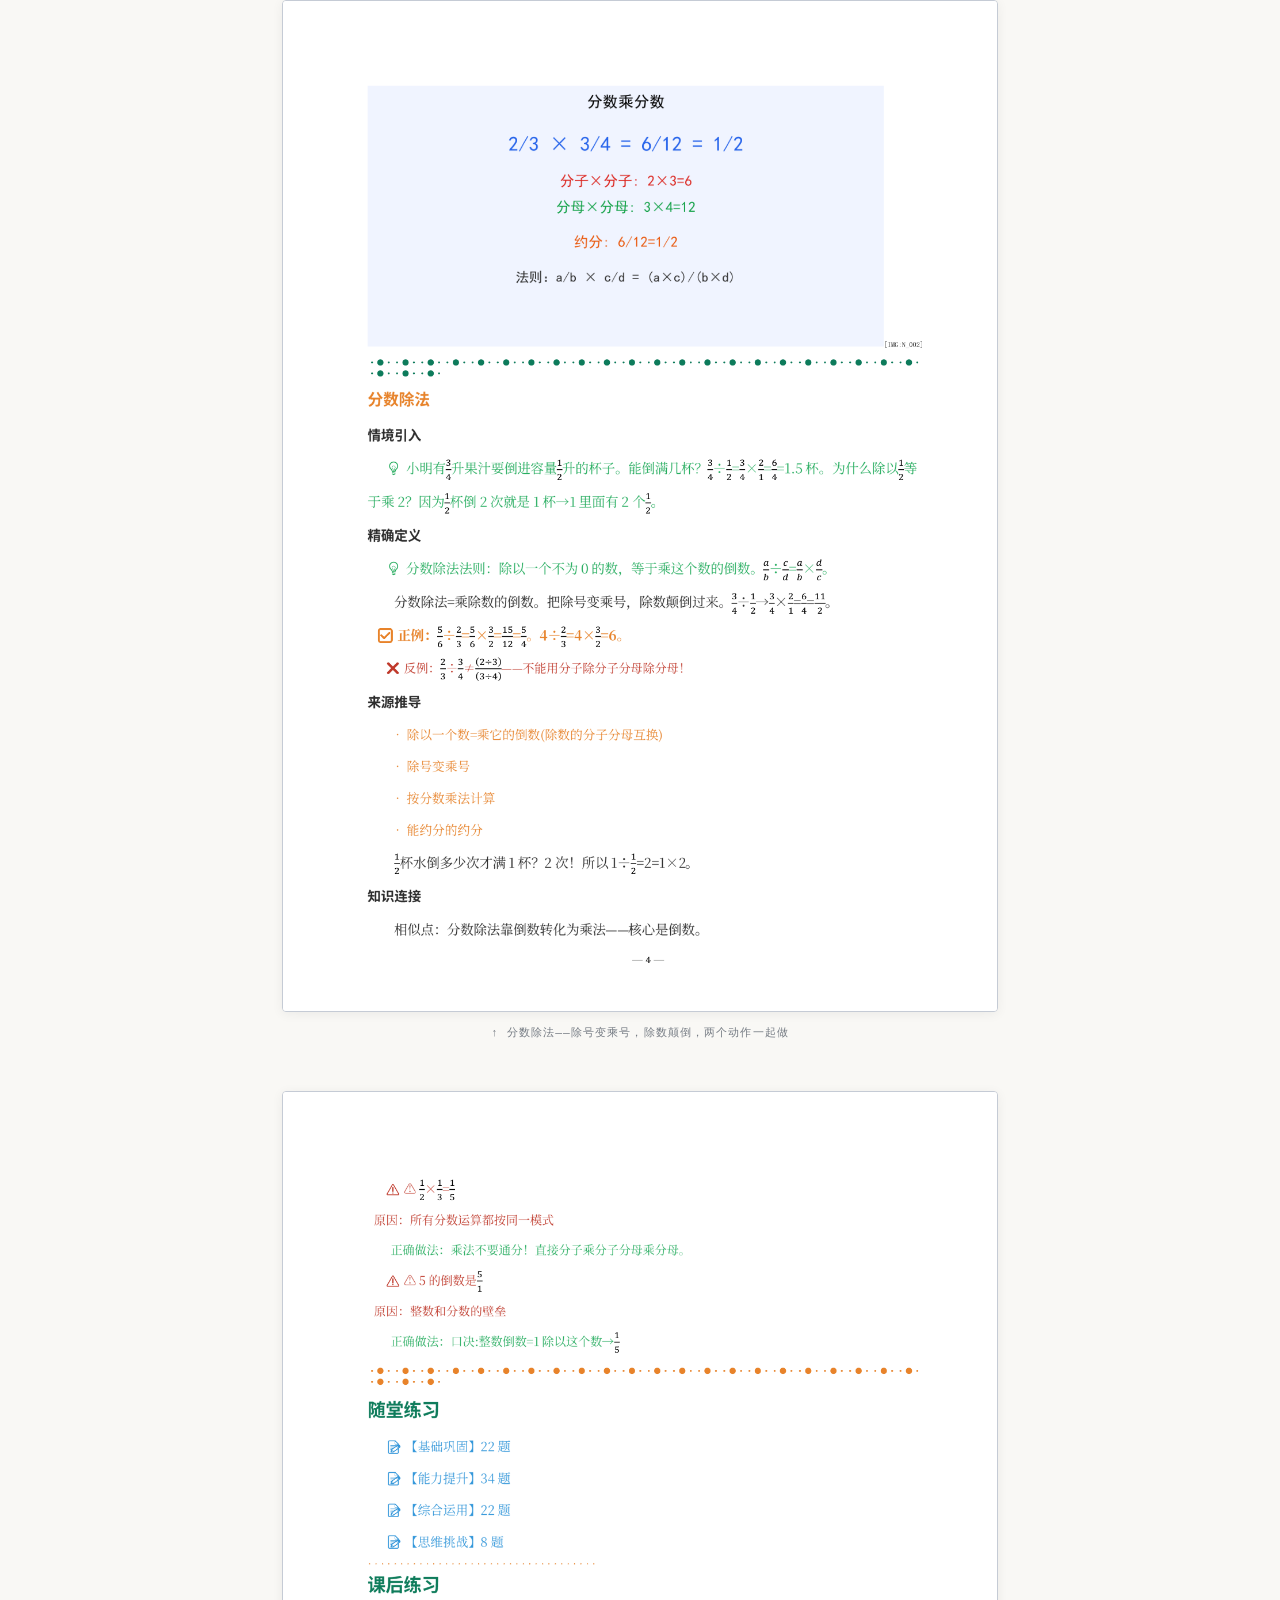
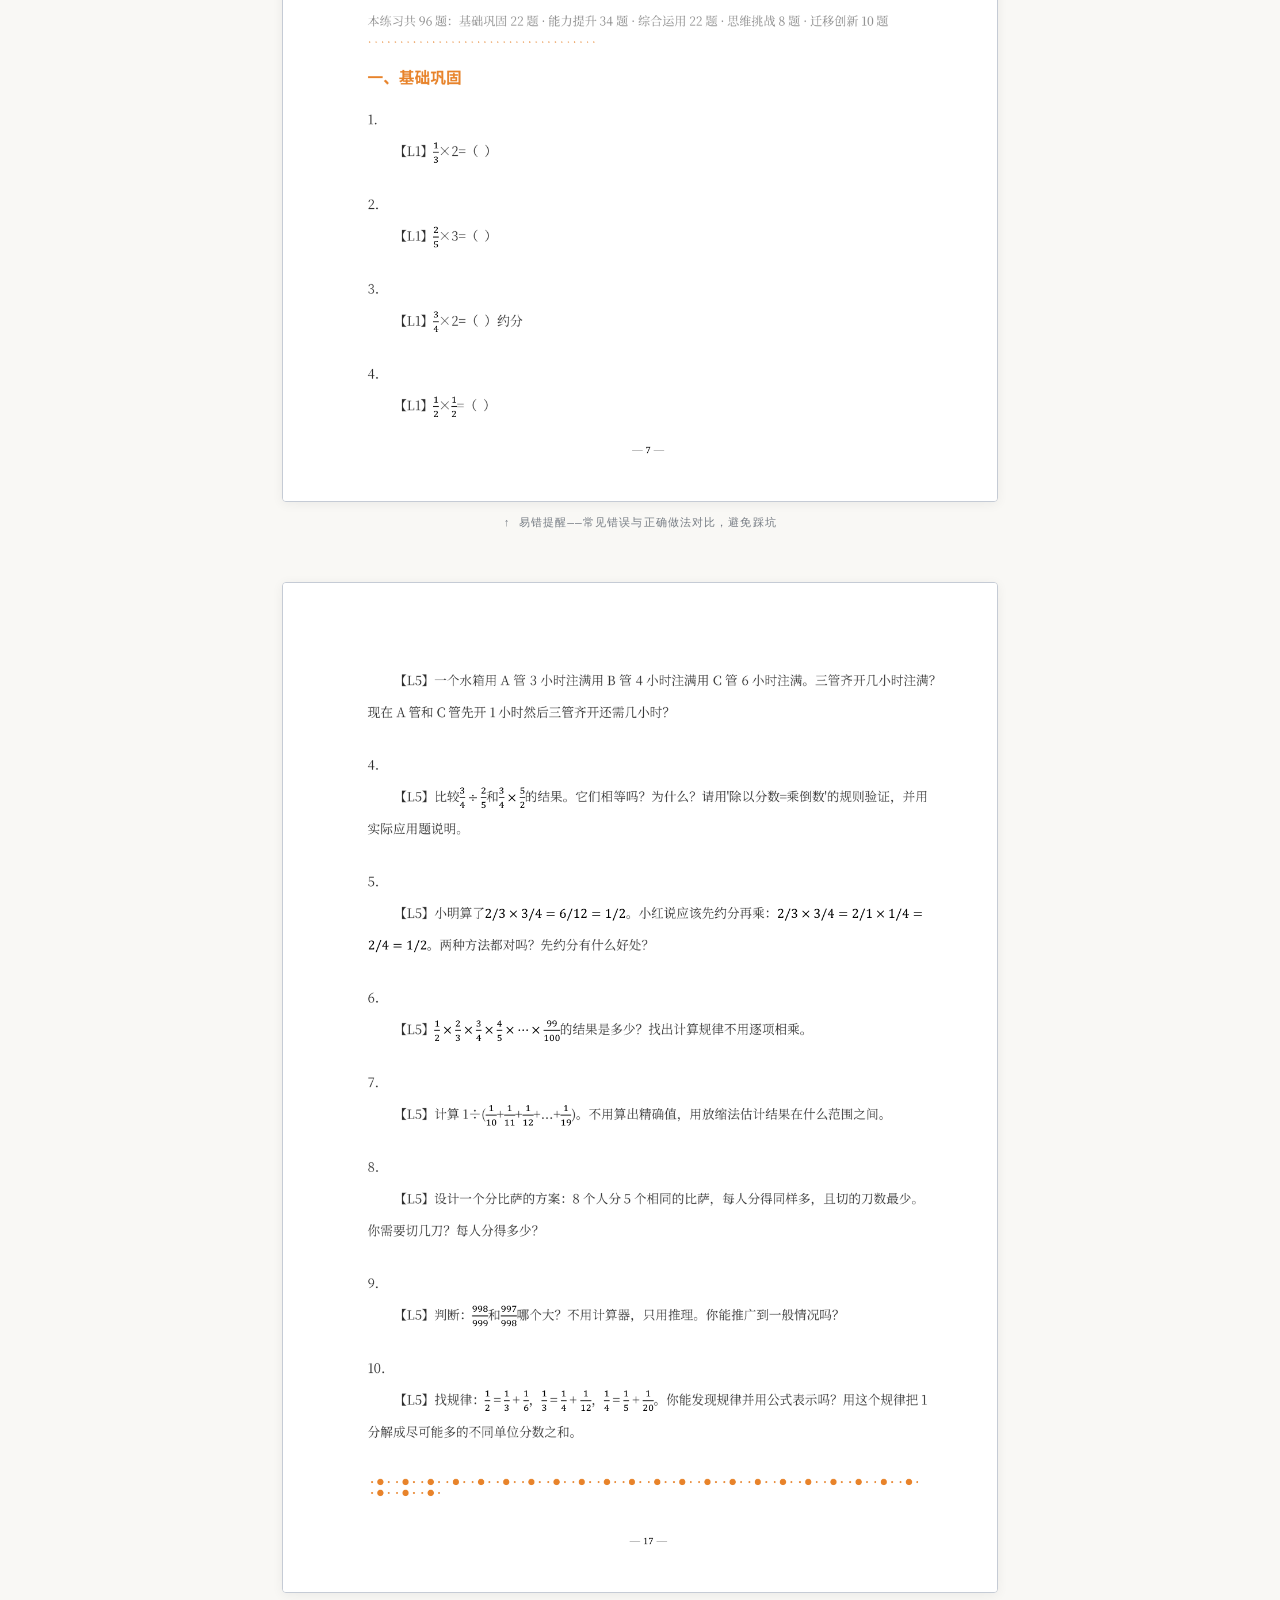
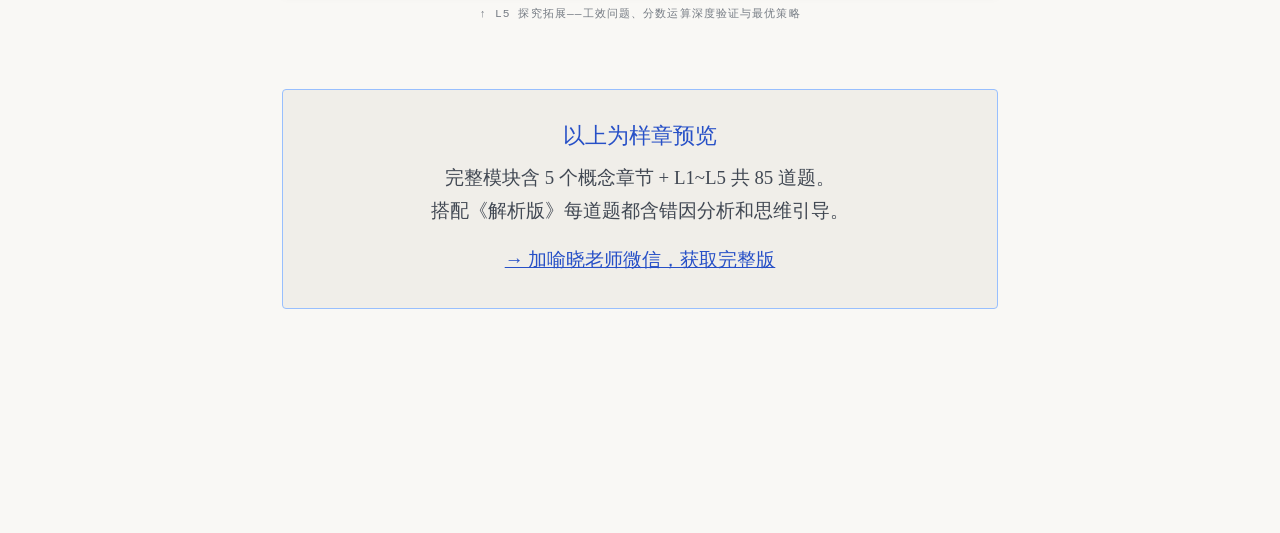
<file: sample-p6.html>
﻿<!DOCTYPE html>
<html lang="zh-CN">
<head>
<meta charset="UTF-8">
<meta name="viewport" content="width=device-width, initial-scale=1.0">
<title>分数乘除法 · 样章 — 喻晓数学</title>
<meta name="description" content="六年级最难模块样章：小学计算顶峰——倒数转化一气呵成。DOCX实际截图，所见即所得。">
<meta property="og:title" content="分数乘除法 · 样章 — 喻晓数学">
<meta property="og:description" content="小学计算顶峰——倒数转化一气呵成。DOCX实际截图，所见即所得。">
<meta property="og:image" content="https://yuxiao-math.cn/og-image.jpg">
<meta property="og:url" content="https://yuxiao-math.cn/sample-p6">
<meta property="og:type" content="article">
<meta property="og:site_name" content="喻晓数学">
<link rel="stylesheet" href="tokens.css">
<link rel="stylesheet" href="sample-common.css">
<style>
  .docx-gallery { margin-bottom: var(--space-3xl); }
  .docx-gallery figure { margin: 0 0 var(--space-2xl); text-align: center; }
  .docx-gallery img { width: 100%; height: auto; display: block; border: 0.5px solid var(--color-divider); border-radius: var(--radius-sm); box-shadow: 0 2px 12px oklch(0% 0 0 / 0.06); }
  .docx-gallery figcaption { font-family: var(--font-mono); font-size: var(--text-3xs); text-transform: uppercase; letter-spacing: 0.1em; color: var(--color-ink-3); margin-top: var(--space-sm); }
  .intro-text { font-size: var(--text-base); color: var(--color-ink-2); line-height: 1.85; margin-bottom: var(--space-2xl); }
</style>
</head>
<body>
<nav class="sample-nav"><a href="index.html" class="back">← 返回首页</a><span class="title">样章预览</span></nav>
<div class="sample-container">

<header class="sample-header">
  <div class="module-tag">P6 · 数与代数 · 最难模块</div>
  <h1>分数乘除法</h1>
  <div class="meta"><span>10课时</span><span>5层难度</span><span>85题</span></div>
</header>

<div class="intro-text">
  以下是<strong>《分数乘除法·学生版》DOCX 实际截图</strong>。分数乘除法是小学计算的顶峰——不需要通分，除以一个数等于乘它的倒数。所见即所得——您收到的文件排版、公式、题目与此完全一致。
</div>

<div class="docx-gallery">
  <figure>
    <img src="images/p6-obj.png" alt="学习目标与分数乘法" loading="lazy">
    <figcaption>↑ 学习目标与分数乘分数——分子乘分子，分母乘分母，不需通分</figcaption>
  </figure>
  <figure>
    <img src="images/p6-chufa.png" alt="分数除法法则" loading="lazy">
    <figcaption>↑ 分数除法——除号变乘号，除数颠倒，两个动作一起做</figcaption>
  </figure>
  <figure>
    <img src="images/p6-yicuo.png" alt="易错提醒" loading="lazy">
    <figcaption>↑ 易错提醒——常见错误与正确做法对比，避免踩坑</figcaption>
  </figure>
  <figure>
    <img src="images/p6-l5.png" alt="L5探究拓展挑战题" loading="lazy">
    <figcaption>↑ L5 探究拓展——工效问题、分数运算深度验证与最优策略</figcaption>
  </figure>
</div>

<div class="preview-note"><h3>以上为样章预览</h3><p>完整模块含 5 个概念章节 + L1~L5 共 85 道题。<br>搭配《解析版》每道题都含错因分析和思维引导。</p><p style="margin-top:var(--space-md)"><a href="index.html#cta">→ 加喻晓老师微信，获取完整版</a></p></div>
</div>
</body>
</html>
</file>
<file: tokens.css>
/* 喻晓数学 · 数学几何风格
 * "ink & geometry" — 暖白纸，深靛蓝 + 暖琥珀 + 青绿
 * axes: graph-paper / geometric-illustration / multi-accent
 */

:root {
  --font-display: "Playfair Display", "Noto Serif SC", "Songti SC", serif;
  --font-body: "Source Serif 4", "Noto Serif SC", "Songti SC", serif;
  --font-mono: "JetBrains Mono", monospace;

  /* base */
  --color-paper: oklch(98% 0.005 95);
  --color-paper-2: oklch(95% 0.008 95);
  --color-paper-3: oklch(91% 0.012 95);
  --color-ink: oklch(16% 0.01 260);
  --color-ink-2: oklch(40% 0.02 260);
  --color-ink-3: oklch(58% 0.015 260);

  /* accents */
  --color-blue: oklch(48% 0.19 265);
  --color-blue-soft: oklch(58% 0.15 265);
  --color-blue-dim: oklch(80% 0.10 260);
  --color-amber: oklch(60% 0.19 75);
  --color-amber-soft: oklch(70% 0.16 75);
  --color-amber-dim: oklch(82% 0.12 75);
  --color-teal: oklch(50% 0.17 190);
  --color-teal-dim: oklch(80% 0.10 190);
  --color-rose: oklch(50% 0.19 10);
  --color-rose-dim: oklch(80% 0.12 10);

  /* grade tints */
  --grade-p1: oklch(96% 0.06 265);
  --grade-p2: oklch(96% 0.06 190);
  --grade-p3: oklch(96% 0.06 140);
  --grade-p4: oklch(96% 0.06 75);
  --grade-p5: oklch(96% 0.06 25);
  --grade-p6: oklch(96% 0.06 320);

  --color-accent: var(--color-blue);
  --color-accent-soft: var(--color-blue-soft);
  --color-accent-dim: var(--color-blue-dim);
  --color-focus: oklch(52% 0.18 265);
  --color-divider: oklch(84% 0.015 260);
  --color-divider-strong: oklch(72% 0.03 260);
  --color-success: oklch(50% 0.17 160);
  --color-error: oklch(48% 0.20 25);

  --text-3xs: clamp(0.625rem, 0.6vw + 0.5rem, 0.7rem);
  --text-2xs: clamp(0.7rem, 0.65vw + 0.5rem, 0.82rem);
  --text-xs: clamp(0.78rem, 0.7vw + 0.5rem, 0.92rem);
  --text-sm: clamp(0.9rem, 0.75vw + 0.5rem, 1.05rem);
  --text-base: clamp(1rem, 0.85vw + 0.5rem, 1.2rem);
  --text-md: clamp(1.15rem, 0.95vw + 0.5rem, 1.4rem);
  --text-lg: clamp(1.35rem, 1.1vw + 0.5rem, 1.7rem);
  --text-xl: clamp(1.6rem, 1.3vw + 0.5rem, 2.1rem);
  --text-2xl: clamp(1.9rem, 1.6vw + 0.5rem, 2.6rem);
  --text-3xl: clamp(2.3rem, 2vw + 0.5rem, 3.3rem);
  --text-4xl: clamp(2.8rem, 2.5vw + 0.5rem, 4.2rem);
  --text-display-s: clamp(3.4rem, 3.2vw + 0.5rem, 5.5rem);
  --text-display: clamp(4.2rem, 4.5vw + 0.5rem, 7.5rem);

  --space-2xs: 0.25rem; --space-xs: 0.5rem; --space-sm: 0.75rem;
  --space-md: 1rem; --space-lg: 1.5rem; --space-xl: 2rem;
  --space-2xl: 3rem; --space-3xl: 4rem; --space-4xl: 6rem;
  --space-5xl: 9rem; --space-6xl: 14rem;

  --radius-xs: 2px; --radius-sm: 4px; --radius-md: 8px; --radius-lg: 16px;
  --ease-out: cubic-bezier(0.16, 1, 0.3, 1);
  --dur-fast: 150ms; --dur-normal: 300ms; --dur-slow: 500ms;
}

*, *::before, *::after { box-sizing: border-box; margin: 0; padding: 0; }
html { overflow-x: clip; -webkit-font-smoothing: antialiased; background: var(--color-paper); }
body {
  font-family: var(--font-body);
  font-size: var(--text-base); line-height: 1.75;
  color: var(--color-ink); background: var(--color-paper);
  overflow-x: clip;
}

strong { font-weight: 600; color: var(--color-ink); }
h1, h2, h3, h4 { font-style: normal; }
.display {
  font-family: var(--font-display);
  font-size: var(--text-display); line-height: 1.08; font-weight: 500;
  letter-spacing: -0.02em; color: var(--color-ink);
}
.display em {
  font-family: inherit; font-style: italic; font-weight: 700;
  background: linear-gradient(135deg, var(--color-blue), var(--color-teal));
  -webkit-background-clip: text; -webkit-text-fill-color: transparent;
  background-clip: text;
}
h2 { font-family: var(--font-display); font-size: var(--text-3xl); line-height: 1.18; color: var(--color-ink); letter-spacing: -0.01em; font-weight: 600; }
h3 { font-family: var(--font-display); font-size: var(--text-xl); line-height: 1.25; color: var(--color-ink); font-weight: 500; }

/* Nav — glass */
.nav {
  position: fixed; top: 0; left: 0; right: 0; z-index: 100;
  padding: var(--space-lg) var(--space-xl);
  background: oklch(98% 0.005 95 / 0.9);
  backdrop-filter: blur(16px); -webkit-backdrop-filter: blur(16px);
  border-bottom: 0.5px solid var(--color-divider);
}
.nav-inner { max-width: 1440px; margin: 0 auto; display: flex; flex-direction: column; align-items: center; gap: var(--space-sm); }
.nav-brand { font-family: var(--font-display); font-size: var(--text-xl); font-weight: 700; color: var(--color-ink); text-decoration: none; letter-spacing: 0.06em; }
.nav-links { display: flex; gap: var(--space-2xl); align-items: center; list-style: none; }
.nav-links a { font-size: var(--text-sm); color: var(--color-ink-2); text-decoration: none; transition: color var(--dur-fast) var(--ease-out); }
.nav-links a:hover { color: var(--color-blue); }
.nav-cta {
  display: inline-block; padding: var(--space-2xs) var(--space-md);
  font-size: var(--text-xs); border: 1px solid var(--color-blue-dim); border-radius: var(--radius-sm);
  color: var(--color-blue); text-decoration: none;
  transition: background var(--dur-fast) var(--ease-out), color var(--dur-fast) var(--ease-out);
}
.nav-cta:hover { background: var(--color-blue); color: #fff; }
@media (max-width: 768px) { .nav-links { gap: var(--space-lg); } .nav-brand { font-size: var(--text-lg); } }

/* Hero — with geometric background */
.hero {
  min-height: 100vh; display: flex; align-items: center; justify-content: center;
  padding: var(--space-xl); text-align: center;
  background: var(--color-paper);
  position: relative; overflow: hidden;
}
.hero-inner { max-width: 900px; position: relative; z-index: 2; }
.hero .display { margin-bottom: var(--space-2xl); }
.hero-sub {
  font-size: var(--text-md); line-height: 1.7; color: var(--color-ink-2);
  max-width: 520px; margin: 0 auto var(--space-2xl);
}
.hero-actions { display: flex; gap: var(--space-md); justify-content: center; flex-wrap: wrap; }

/* Hero geometric illustration */
.hero-geo { position: absolute; inset: 0; z-index: 0; pointer-events: none; }
.hero-geo svg { width: 100%; height: 100%; }

.btn-primary {
  display: inline-block; padding: var(--space-sm) var(--space-2xl);
  font-family: var(--font-body); font-size: var(--text-sm); font-weight: 600;
  background: var(--color-blue); color: #fff;
  border-radius: var(--radius-sm); text-decoration: none; border: none; cursor: pointer;
  transition: filter var(--dur-fast) var(--ease-out);
}
.btn-primary:hover { filter: brightness(1.2); }
.btn-primary:focus-visible { outline: 2px solid var(--color-focus); outline-offset: 2px; }

.btn-ghost {
  display: inline-block; padding: var(--space-sm) var(--space-2xl);
  font-family: var(--font-body); font-size: var(--text-sm);
  background: transparent; color: var(--color-ink);
  border: 0.5px solid var(--color-divider-strong); border-radius: var(--radius-sm);
  text-decoration: none; cursor: pointer;
  transition: border-color var(--dur-fast) var(--ease-out), color var(--dur-fast) var(--ease-out);
}
.btn-ghost:hover { border-color: var(--color-blue); color: var(--color-blue); }
.btn-ghost:focus-visible { outline: 2px solid var(--color-focus); outline-offset: 2px; }

/* Sections */
.wide { max-width: 1280px; margin: 0 auto; padding: 0 var(--space-xl); }
.narrow { max-width: 680px; margin: 0 auto; padding: 0 var(--space-xl); }
.section-tight { padding: var(--space-5xl) var(--space-xl); }
.section-label {
  font-family: var(--font-mono); font-size: var(--text-3xs); font-weight: 600;
  text-transform: uppercase; letter-spacing: 0.16em;
  color: var(--color-blue); margin-bottom: var(--space-md);
}
.section-head { margin-bottom: var(--space-4xl); }
.section-head h2 { margin-bottom: var(--space-sm); }
.section-head p { font-size: var(--text-md); color: var(--color-ink-2); max-width: 520px; }

/* Grade Cards — each with distinct tint */
.grades-grid { display: grid; grid-template-columns: repeat(2, 1fr); gap: var(--space-lg); }
.grade-card {
  padding: var(--space-2xl) var(--space-xl);
  border: 0.5px solid var(--color-divider); border-radius: var(--radius-sm);
  transition: border-color var(--dur-fast) var(--ease-out), box-shadow var(--dur-fast) var(--ease-out);
  position: relative; overflow: hidden;
}
.grade-card::before {
  content: ""; position: absolute; left: 0; top: 0; bottom: 0; width: 3px;
  transition: width var(--dur-normal) var(--ease-out);
}
.grade-card:nth-child(1) { background: var(--grade-p1); }
.grade-card:nth-child(1)::before { background: var(--color-blue); }
.grade-card:nth-child(2) { background: var(--grade-p2); }
.grade-card:nth-child(2)::before { background: var(--color-teal); }
.grade-card:nth-child(3) { background: var(--grade-p3); }
.grade-card:nth-child(3)::before { background: oklch(52% 0.17 140); }
.grade-card:nth-child(4) { background: var(--grade-p4); }
.grade-card:nth-child(4)::before { background: var(--color-amber); }
.grade-card:nth-child(5) { background: var(--grade-p5); }
.grade-card:nth-child(5)::before { background: var(--color-rose); }
.grade-card:nth-child(6) { background: var(--grade-p6); }
.grade-card:nth-child(6)::before { background: oklch(50% 0.17 320); }
.grade-card:hover { border-color: var(--color-divider-strong); box-shadow: 0 2px 12px oklch(0% 0 0 / 0.04); }
.grade-card:hover::before { width: 5px; }
.grade-num { font-family: var(--font-display); font-size: var(--text-4xl); line-height: 1; font-weight: 700; margin-bottom: var(--space-xs); }
.grade-card:nth-child(1) .grade-num { color: var(--color-blue); }
.grade-card:nth-child(2) .grade-num { color: var(--color-teal); }
.grade-card:nth-child(3) .grade-num { color: oklch(52% 0.17 140); }
.grade-card:nth-child(4) .grade-num { color: var(--color-amber); }
.grade-card:nth-child(5) .grade-num { color: var(--color-rose); }
.grade-card:nth-child(6) .grade-num { color: oklch(50% 0.17 320); }
.grade-name { font-family: var(--font-display); font-size: var(--text-lg); font-weight: 600; color: var(--color-ink); margin-bottom: var(--space-md); }
.grade-list { list-style: none; padding: 0; margin: 0; }
.grade-list li { font-size: var(--text-sm); color: var(--color-ink-2); line-height: 2; padding-left: var(--space-md); position: relative; }
.grade-list li::before { content: "·"; position: absolute; left: 0; color: var(--color-ink-3); }
@media (max-width: 768px) { .grades-grid { grid-template-columns: 1fr; } }

/* Stats — with colored background strip */
.stats-strip { background: linear-gradient(135deg, var(--grade-p1), var(--grade-p2), var(--grade-p4)); padding: var(--space-4xl) 0; }
.stats-row { display: grid; grid-template-columns: repeat(4, 1fr); gap: var(--space-2xl); text-align: center; }
.stat-num { font-family: var(--font-display); font-size: var(--text-4xl); line-height: 1; font-weight: 700; margin-bottom: var(--space-xs); position: relative; display: inline-block; }
.stat-num::after { content: ""; position: absolute; bottom: -6px; left: 50%; transform: translateX(-50%); width: 24px; height: 2px; border-radius: 1px; }
.stats-row > div:nth-child(1) .stat-num { color: var(--color-blue); }
.stats-row > div:nth-child(1) .stat-num::after { background: var(--color-blue-dim); }
.stats-row > div:nth-child(2) .stat-num { color: var(--color-teal); }
.stats-row > div:nth-child(2) .stat-num::after { background: var(--color-teal-dim); }
.stats-row > div:nth-child(3) .stat-num { color: var(--color-amber); }
.stats-row > div:nth-child(3) .stat-num::after { background: var(--color-amber-dim); }
.stats-row > div:nth-child(4) .stat-num { color: var(--color-rose); }
.stats-row > div:nth-child(4) .stat-num::after { background: var(--color-rose-dim); }
.stat-label { font-size: var(--text-xs); color: var(--color-ink-3); margin-top: var(--space-sm); }
@media (max-width: 768px) { .stats-row { grid-template-columns: repeat(2, 1fr); gap: var(--space-xl); } }

/* Samples — 3-col, clean cards */
.samples-grid { display: grid; grid-template-columns: repeat(3, 1fr); gap: var(--space-lg); }
.sample-card {
  display: block; text-decoration: none; color: inherit; cursor: pointer;
  padding: var(--space-xl); background: var(--color-paper-2);
  border: 0.5px solid var(--color-divider); border-radius: var(--radius-sm);
  transition: border-color var(--dur-fast) var(--ease-out), box-shadow var(--dur-fast) var(--ease-out), transform var(--dur-fast) var(--ease-out);
}
.sample-card:hover { border-color: var(--color-blue-dim); box-shadow: 0 2px 16px oklch(0% 0 0 / 0.05); transform: translateY(-2px); }
.sample-badge {
  display: inline-block; padding: var(--space-2xs) var(--space-sm);
  font-family: var(--font-mono); font-size: var(--text-3xs); font-weight: 600;
  text-transform: uppercase; letter-spacing: 0.1em;
  border: 0.5px solid var(--color-blue-dim); color: var(--color-blue);
  background: var(--color-paper-3); border-radius: var(--radius-xs); margin-bottom: var(--space-md);
}
.sample-card:nth-child(2) .sample-badge { color: var(--color-teal); border-color: var(--color-teal-dim); }
.sample-card:nth-child(3) .sample-badge { color: oklch(52% 0.17 140); border-color: oklch(80% 0.08 140); }
.sample-card:nth-child(4) .sample-badge { color: var(--color-amber); border-color: var(--color-amber-dim); }
.sample-card:nth-child(5) .sample-badge { color: var(--color-rose); border-color: var(--color-rose-dim); }
.sample-card:nth-child(6) .sample-badge { color: oklch(50% 0.17 320); border-color: oklch(80% 0.10 320); }
.sample-card h3 { color: var(--color-ink); margin-bottom: var(--space-xs); font-weight: 600; }
.sample-card p { font-size: var(--text-sm); color: var(--color-ink-2); }
.card-arrow { display: block; margin-top: var(--space-sm); font-family: var(--font-mono); font-size: var(--text-3xs); color: var(--color-blue); letter-spacing: 0.06em; opacity: 0; transform: translateX(-4px); transition: opacity var(--dur-fast) var(--ease-out), transform var(--dur-fast) var(--ease-out); }
.sample-card:hover .card-arrow { opacity: 1; transform: translateX(0); }
@media (max-width: 768px) {
  .card-arrow { opacity: 0.7; transform: translateX(0); font-size: 0.6rem; }
}
@media (max-width: 768px) { .samples-grid { grid-template-columns: repeat(2, 1fr); } }
@media (max-width: 414px) { .samples-grid { grid-template-columns: 1fr; } }

/* Features — with alternating accent numbers */
.features-grid { display: grid; grid-template-columns: repeat(3, 1fr); gap: var(--space-2xl); }
.feature-item { padding: var(--space-lg) 0; border-top: 0.5px solid var(--color-divider); }
.feature-link { display: block; text-decoration: none !important; color: inherit; cursor: pointer; transition: border-color var(--dur-fast) var(--ease-out), background var(--dur-fast) var(--ease-out); padding: var(--space-lg); margin: 0 calc(-1 * var(--space-lg)); border-radius: var(--radius-sm); }
.feature-link:hover, .feature-link h3, .feature-link p, .feature-link .feature-num { text-decoration: none; }
.feature-link:hover { background: var(--color-paper-2); }
.feature-link .card-arrow { display: block; margin-top: var(--space-sm); font-family: var(--font-mono); font-size: var(--text-3xs); color: var(--color-blue); letter-spacing: 0.06em; opacity: 0; transform: translateX(-4px); transition: opacity var(--dur-fast) var(--ease-out), transform var(--dur-fast) var(--ease-out); }
.feature-link:hover .card-arrow { opacity: 1; transform: translateX(0); }
@media (max-width: 768px) {
  .feature-link { padding: var(--space-md); margin: 0 calc(-1 * var(--space-md)); }
  .feature-link .card-arrow { opacity: 0.7; transform: translateX(0); }
}
.feature-num { font-family: var(--font-mono); font-size: var(--text-3xs); font-weight: 700; text-transform: uppercase; letter-spacing: 0.12em; margin-bottom: var(--space-md); }
.feature-item:nth-child(1) .feature-num { color: var(--color-blue); }
.feature-item:nth-child(2) .feature-num { color: var(--color-teal); }
.feature-item:nth-child(3) .feature-num { color: var(--color-amber); }
.feature-item:nth-child(4) .feature-num { color: var(--color-rose); }
.feature-item:nth-child(5) .feature-num { color: oklch(52% 0.17 140); }
.feature-item:nth-child(6) .feature-num { color: oklch(50% 0.17 320); }
.feature-item h3 { margin-bottom: var(--space-sm); font-weight: 600; }
.feature-item p { font-size: var(--text-sm); color: var(--color-ink-2); line-height: 1.7; }
@media (max-width: 768px) { .features-grid { grid-template-columns: 1fr; } }

/* CTA */
.cta-section {
  text-align: center; padding: var(--space-5xl) var(--space-xl);
  background: linear-gradient(135deg, var(--grade-p1), var(--grade-p4), oklch(96% 0.02 320));
  border-radius: var(--radius-sm);
  border: 0.5px solid var(--color-divider);
  position: relative; overflow: hidden;
}
.cta-section::before {
  content: ""; position: absolute; top: 0; left: 50%; transform: translateX(-50%);
  width: 60px; height: 2px;
  background: linear-gradient(to right, var(--color-blue), var(--color-teal));
  border-radius: 1px;
}
.cta-section .display-s { font-family: var(--font-display); font-size: var(--text-display-s); color: var(--color-ink); margin-bottom: var(--space-md); }
.cta-section p { font-size: var(--text-md); color: var(--color-ink-2); max-width: 460px; margin: 0 auto var(--space-2xl); }

/* Footer */
.footer { padding: var(--space-3xl) var(--space-xl); text-align: center; border-top: 0.5px solid var(--color-divider); background: var(--color-paper-2); }
.footer-brand { font-family: var(--font-display); font-size: var(--text-lg); font-weight: 600; color: var(--color-ink); margin-bottom: var(--space-sm); }
.footer p { font-size: var(--text-2xs); color: var(--color-ink-3); }

/* ===== ORNAMENT ===== */

/* Graph paper texture — more visible */
body::before {
  content: ""; position: fixed; inset: 0; z-index: 0; pointer-events: none; opacity: 0.04;
  background-image:
    linear-gradient(var(--color-divider) 1px, transparent 1px),
    linear-gradient(90deg, var(--color-divider) 1px, transparent 1px);
  background-size: 40px 40px;
}
.wide, .narrow, .hero, .nav, .footer, .stats-strip { position: relative; z-index: 1; }

/* Section rule */
.section-rule { max-width: 1280px; margin: 0 auto; padding: 0 var(--space-xl); }
.section-rule-inner { height: 0.5px; background: var(--color-divider); }

/* Ornament */
.ornament {
  display: flex; align-items: center; justify-content: center; gap: var(--space-md);
  height: 32px; border: none; background: none; margin: 0;
}
.ornament::before, .ornament::after {
  content: ""; flex: 1; height: 0.5px;
  background: linear-gradient(to right, transparent, var(--color-divider-strong), transparent);
}
.ornament-dot {
  width: 3px; height: 3px; border-radius: 50%;
  background: var(--color-blue); flex-shrink: 0;
}

/* Motion */
@keyframes fade-up {
  from { opacity: 0; transform: translateY(28px); }
  to { opacity: 1; transform: translateY(0); }
}
.animate-in { animation: fade-up 0.6s var(--ease-out) both; }
.delay-1 { animation-delay: 0.1s; }
.delay-2 { animation-delay: 0.2s; }
.delay-3 { animation-delay: 0.3s; }
@media (prefers-reduced-motion: reduce) { .animate-in { animation: none; opacity: 1; } }

/* ===== MOBILE (≤768px) ===== */
@media (max-width: 768px) {
  :root {
    --text-display: clamp(2.4rem, 8vw + 0.5rem, 3.8rem);
    --text-display-s: clamp(1.8rem, 6vw + 0.5rem, 3rem);
    --text-3xl: clamp(1.6rem, 5vw + 0.5rem, 2.4rem);
  }
  .nav { padding: var(--space-sm) var(--space-md); }
  .nav-inner { gap: var(--space-2xs); }
  .nav-brand { font-size: var(--text-md); letter-spacing: 0.04em; }
  .nav-links { gap: var(--space-md); flex-wrap: wrap; justify-content: center; }
  .nav-links a { font-size: var(--text-2xs); }
  .nav-cta { padding: var(--space-2xs) var(--space-sm); font-size: var(--text-3xs); }

  .hero { min-height: 80vh; padding: var(--space-5xl) var(--space-md) var(--space-2xl); }
  .hero .display { margin-bottom: var(--space-lg); }
  .hero-sub { font-size: var(--text-sm); max-width: 300px; }
  .hero-actions { flex-direction: column; align-items: center; gap: var(--space-sm); }
  .hero-geo { opacity: 0.5; }
  .btn-primary, .btn-ghost { width: 100%; max-width: 280px; text-align: center; padding: var(--space-md) var(--space-xl); font-size: var(--text-base); }

  .section-tight { padding: var(--space-3xl) var(--space-md); }
  .wide, .narrow { padding: 0 var(--space-md); }
  .section-head { margin-bottom: var(--space-2xl); }
  .section-head h2 { font-size: var(--text-2xl); }
  .section-head p { font-size: var(--text-sm); }

  .grades-grid { grid-template-columns: 1fr; gap: var(--space-md); }
  .grade-card { padding: var(--space-lg) var(--space-md); }
  .grade-num { font-size: var(--text-2xl); }
  .grade-name { font-size: var(--text-md); }
  .grade-list li { font-size: var(--text-xs); line-height: 1.8; }

  .samples-grid { grid-template-columns: repeat(2, 1fr); gap: var(--space-sm); }
  .sample-card { padding: var(--space-md); }
  .sample-card h3 { font-size: var(--text-md); }
  .sample-card p { font-size: var(--text-2xs); }

  .features-grid { grid-template-columns: 1fr; gap: var(--space-xl); }
  .feature-item h3 { font-size: var(--text-lg); }

  .stats-strip { padding: var(--space-2xl) 0; }
  .stats-row { grid-template-columns: repeat(2, 1fr); gap: var(--space-lg); }
  .stat-num { font-size: var(--text-2xl); }

  .cta-section { padding: var(--space-3xl) var(--space-md); }
  .cta-section p { font-size: var(--text-sm); }

  .ornament { height: 24px; }
  .footer { padding: var(--space-2xl) var(--space-md); }

  .sample-nav { padding: var(--space-sm) var(--space-md); }
  .sample-nav .title { font-size: var(--text-sm); }
  .sample-container { padding: var(--space-xl) var(--space-md) var(--space-3xl); }
  .sample-header h1 { font-size: var(--text-2xl); }
  .sample-header .meta { gap: var(--space-md); font-size: var(--text-2xs); }
  .concept h2 { font-size: var(--text-lg); }
  .steps li { font-size: var(--text-xs); padding-left: var(--space-xl); }
  .steps li::before { width: 18px; height: 18px; font-size: 0.6rem; }
}

/* ===== SMALL PHONE (≤414px) ===== */
@media (max-width: 414px) {
  :root { --text-display: clamp(2rem, 7vw + 0.5rem, 2.8rem); }
  .hero { min-height: 75vh; padding-top: var(--space-6xl); }
  .samples-grid { grid-template-columns: 1fr; }
  .stats-row { grid-template-columns: 1fr 1fr; gap: var(--space-md); }
}

/* Sample page nav (desktop) */
.sample-nav { position: sticky; top: 0; z-index: 100; padding: var(--space-md) var(--space-xl); background: oklch(98% 0.005 95 / 0.9); backdrop-filter: blur(16px); border-bottom: 0.5px solid var(--color-divider); display: flex; align-items: center; justify-content: space-between; }
.sample-nav a { font-size: var(--text-sm); color: var(--color-ink-2); text-decoration: none; transition: color var(--dur-fast) var(--ease-out); }
.sample-nav a:hover { color: var(--color-blue); }
.sample-nav .back { font-family: var(--font-mono); font-size: var(--text-2xs); }
.sample-nav .title { font-family: var(--font-display); font-size: var(--text-md); color: var(--color-ink); }
</file>
<file: sample-common.css>
/* 样章子页面 · 数学极简风格 */
.sample-container { max-width: 780px; margin: 0 auto; padding: var(--space-3xl) var(--space-xl) var(--space-6xl); }
.sample-header { margin-bottom: var(--space-3xl); padding-bottom: var(--space-2xl); border-bottom: 0.5px solid var(--color-divider); }
.sample-header .module-tag { font-family: var(--font-mono); font-size: var(--text-3xs); text-transform: uppercase; letter-spacing: 0.16em; color: var(--color-accent); margin-bottom: var(--space-sm); }
.sample-header h1 { font-family: var(--font-display); font-size: var(--text-3xl); line-height: 1.15; color: var(--color-ink); margin-bottom: var(--space-sm); letter-spacing: -0.01em; }
.sample-header .meta { font-size: var(--text-xs); color: var(--color-ink-3); display: flex; gap: var(--space-xl); flex-wrap: wrap; }
.objectives { background: var(--color-paper-2); border: 0.5px solid var(--color-divider); border-radius: var(--radius-sm); padding: var(--space-xl); margin-bottom: var(--space-3xl); }
.objectives h3 { font-family: var(--font-mono); font-size: var(--text-3xs); font-weight: 700; text-transform: uppercase; letter-spacing: 0.14em; color: var(--color-accent); margin-bottom: var(--space-md); }
.objectives ul { list-style: none; padding: 0; }
.objectives li { font-size: var(--text-base); color: var(--color-ink-2); line-height: 1.8; padding-left: var(--space-lg); position: relative; }
.objectives li::before { content: "→"; position: absolute; left: 0; color: var(--color-accent-dim); font-family: var(--font-mono); font-size: var(--text-2xs); }
.concept { margin-bottom: var(--space-3xl); }
.concept h2 { font-family: var(--font-display); font-size: var(--text-xl); font-weight: 600; color: var(--color-ink); margin-bottom: var(--space-lg); padding-bottom: var(--space-sm); border-bottom: 0.5px solid var(--color-divider); letter-spacing: -0.005em; }
.block { margin-bottom: var(--space-lg); }
.block-label { font-family: var(--font-mono); font-size: var(--text-3xs); font-weight: 600; text-transform: uppercase; letter-spacing: 0.12em; color: var(--color-ink-3); margin-bottom: var(--space-xs); }
.block p, .block li { font-size: var(--text-base); color: var(--color-ink-2); line-height: 1.85; }
.block table { width: 100%; font-size: var(--text-base); color: var(--color-ink-2); border-collapse: collapse; }
.block table td { padding: 6px 10px; border-bottom: 0.5px solid var(--color-divider); vertical-align: top; }
.block ul { list-style: none; padding: 0; }
.block li { padding-left: var(--space-lg); position: relative; }
.block li::before { content: "·"; position: absolute; left: var(--space-xs); color: var(--color-accent-dim); font-weight: bold; }
.highlight { background: var(--color-paper-2); border-left: 2px solid var(--color-accent-dim); padding: var(--space-md) var(--space-lg); border-radius: 0 var(--radius-xs) var(--radius-xs) 0; margin: var(--space-md) 0; }
.highlight.good { border-left-color: var(--color-teal); background: oklch(96% 0.025 190); }
.highlight.bad { border-left-color: var(--color-rose); background: oklch(96% 0.02 25); }
.thinking { font-style: italic; font-size: var(--text-base); color: var(--color-ink-2); padding: var(--space-md) var(--space-lg); background: var(--color-paper-2); border-radius: var(--radius-sm); margin: var(--space-md) 0; border-left: 2px solid var(--color-blue-dim); }
.divider { text-align: center; color: var(--color-ink-3); font-size: var(--text-xs); letter-spacing: 0.24em; margin: var(--space-2xl) 0; user-select: none; }
.example { background: var(--color-paper-2); border: 0.5px solid var(--color-divider); border-radius: var(--radius-sm); padding: var(--space-lg); margin: var(--space-md) 0; }
.example .level-tag { display: inline-block; padding: 2px var(--space-sm); font-family: var(--font-mono); font-size: var(--text-3xs); letter-spacing: 0.1em; border-radius: var(--radius-xs); margin-bottom: var(--space-sm); border: 0.5px solid; }
.example .level-tag.l1 { color: var(--color-teal); border-color: var(--color-teal-dim); background: oklch(97% 0.04 190); }
.example .level-tag.l3 { color: var(--color-amber); border-color: var(--color-amber-dim); background: oklch(97% 0.05 75); }
.example .level-tag.l5 { color: var(--color-rose); border-color: var(--color-rose-dim); background: oklch(97% 0.04 10); }
.example .q { font-size: var(--text-base); color: var(--color-ink); margin-bottom: var(--space-sm); font-weight: 600; }
.example .solution { font-size: var(--text-base); color: var(--color-ink-2); border-top: 0.5px solid var(--color-divider); padding-top: var(--space-sm); margin-top: var(--space-sm); }
.example .solution strong { color: var(--color-accent); }
.steps { list-style: none; padding: 0; margin: 0; counter-reset: step; }
.steps li { padding: var(--space-xs) 0 var(--space-xs) var(--space-2xl); position: relative; line-height: 1.7; counter-increment: step; font-size: var(--text-sm); color: var(--color-ink-2); }
.steps li::before { content: counter(step); position: absolute; left: 0; top: var(--space-xs); width: 22px; height: 22px; border-radius: 50%; background: var(--color-blue); color: #fff; font-family: var(--font-mono); font-size: var(--text-3xs); font-weight: 600; display: flex; align-items: center; justify-content: center; line-height: 1; }
.steps li:last-child { color: var(--color-ink); font-weight: 600; }
.steps li:last-child::before { background: var(--color-amber); }
.summary { margin-top: var(--space-3xl); padding: var(--space-2xl); background: var(--color-paper-2); border: 0.5px solid var(--color-accent-dim); border-radius: var(--radius-sm); }
.summary h2 { font-family: var(--font-display); font-size: var(--text-lg); color: var(--color-accent); margin-bottom: var(--space-md); border-bottom: none; }
.summary ul { list-style: none; padding: 0; }
.summary li { font-size: var(--text-base); color: var(--color-ink-2); line-height: 1.8; padding-left: var(--space-lg); position: relative; }
.summary li::before { content: "✓"; position: absolute; left: 0; color: var(--color-accent); font-weight: bold; }
.preview-note { margin-top: var(--space-3xl); padding: var(--space-xl); background: var(--color-paper-2); border: 0.5px solid var(--color-accent-dim); border-radius: var(--radius-sm); text-align: center; }
.preview-note h3 { font-family: var(--font-display); font-size: var(--text-lg); color: var(--color-accent); margin-bottom: var(--space-sm); }
.preview-note p { font-size: var(--text-base); color: var(--color-ink-2); }
.preview-note a { color: var(--color-accent); }
.steps li { font-size: var(--text-base); }
@media (max-width: 768px) {
  .sample-container { padding: var(--space-xl) var(--space-md) var(--space-3xl); }
  .sample-header h1 { font-size: var(--text-2xl); }
  .sample-header .meta { gap: var(--space-md); font-size: var(--text-2xs); }
  .concept h2 { font-size: var(--text-lg); }
  .block p, .block li, .block table td { font-size: var(--text-sm); }
  .block table td { padding: 4px 6px; }
  .example { padding: var(--space-md); }
  .example .q { font-size: var(--text-sm); }
  .example .solution { font-size: var(--text-sm); }
  .summary { padding: var(--space-lg); }
  .summary li { font-size: var(--text-sm); }
  .preview-note { padding: var(--space-lg); }
  .steps li { font-size: var(--text-sm); padding-left: var(--space-xl); }
  .steps li::before { width: 18px; height: 18px; font-size: 0.6rem; }
  .dual-compare { grid-template-columns: 1fr !important; gap: var(--space-md) !important; }
  .dual-compare > div { padding: var(--space-md) !important; }
  .dual-compare p, .dual-compare li, .dual-compare ol { font-size: var(--text-sm) !important; }
  .dual-compare ol, .dual-compare ul { padding-left: var(--space-md) !important; }
}
</file>
